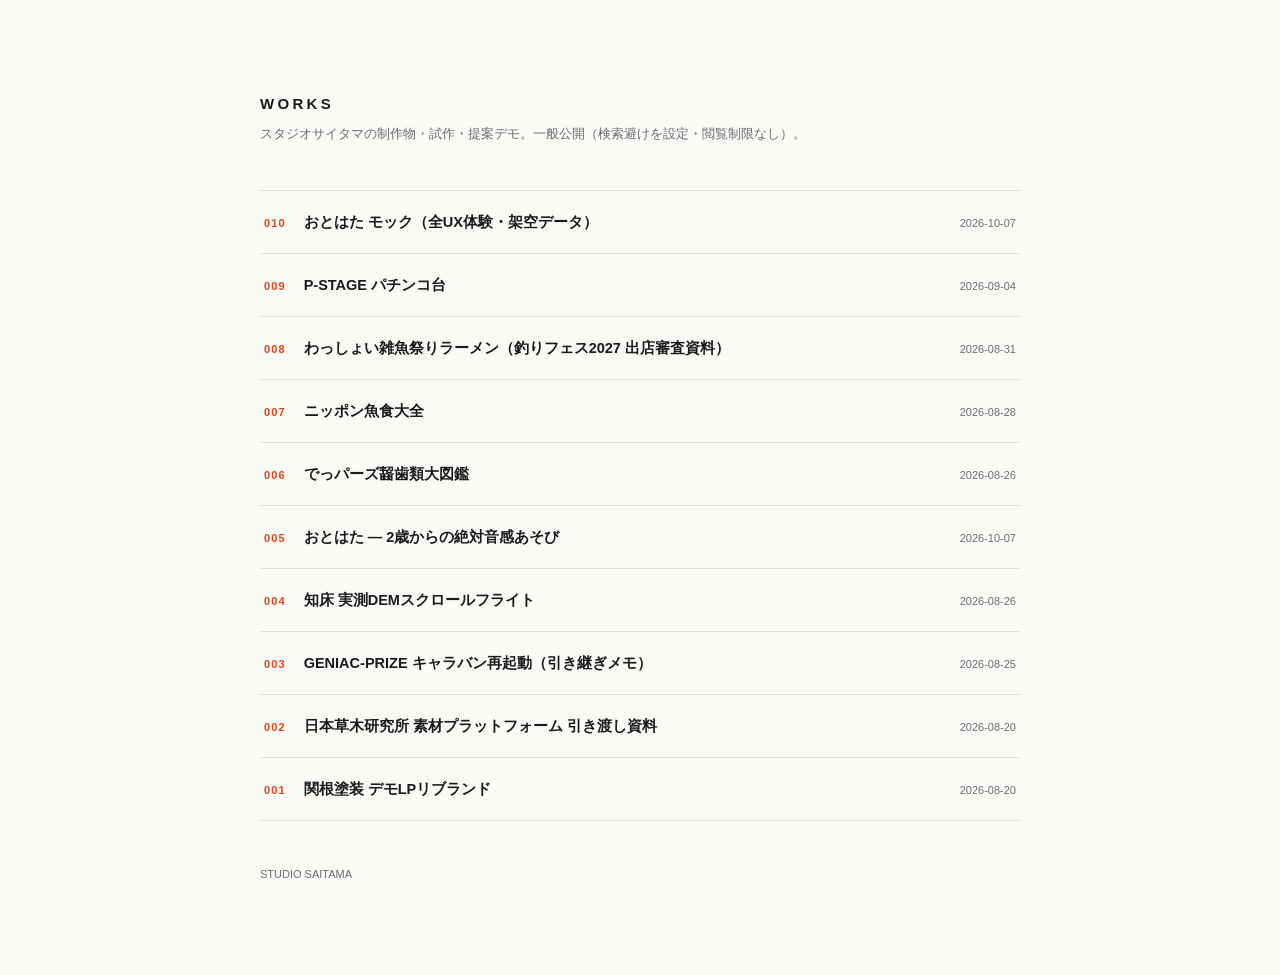
<file: index.html>
<!DOCTYPE html>
<html lang="ja">
<head>
<meta charset="UTF-8">
<meta name="viewport" content="width=device-width,initial-scale=1">
<meta name="robots" content="noindex,nofollow">
<title>制作物一覧 — スタジオサイタマ</title>
<style>
  :root{--ink:#191a1c;--soft:#6b6d72;--paper:#fafaf7;--line:#e4e2db;--accent:#d9481f}
  *{margin:0;padding:0;box-sizing:border-box}
  body{background:var(--paper);color:var(--ink);
       font-family:"Helvetica Neue",-apple-system,"Hiragino Kaku Gothic ProN",sans-serif;
       line-height:1.8;padding:clamp(40px,8vw,90px) clamp(20px,5vw,48px)}
  .wrap{max-width:760px;margin:0 auto}
  h1{font-size:15px;letter-spacing:.22em;font-weight:700;margin-bottom:6px}
  .lead{font-size:12.5px;color:var(--soft);margin-bottom:44px}
  ul{list-style:none;border-top:1px solid var(--line)}
  li{border-bottom:1px solid var(--line)}
  li a{display:flex;align-items:baseline;gap:18px;padding:18px 4px;
       color:inherit;text-decoration:none;transition:background .2s,padding .2s}
  li a:hover,li a:focus-visible{background:#fff;padding-left:12px}
  .n{font-size:11px;color:var(--accent);font-weight:700;letter-spacing:.1em;flex:none;
     font-variant-numeric:tabular-nums}
  .t{font-size:14.5px;font-weight:600;flex:1}
  .d{font-size:11px;color:var(--soft);flex:none;font-variant-numeric:tabular-nums}
  .empty{padding:18px 4px;font-size:13px;color:var(--soft)}
  footer{margin-top:44px;font-size:11px;color:var(--soft)}
</style>
</head>
<body>
  <div class="wrap">
    <h1>WORKS</h1>
    <p class="lead">スタジオサイタマの制作物・試作・提案デモ。一般公開（検索避けを設定・閲覧制限なし）。</p>
    <ul>
      <li>
        <a href="010-5fd8a4/">
          <span class="n">010</span>
          <span class="t">おとはた モック（全UX体験・架空データ）</span>
          <span class="d">2026-10-07</span>
        </a>
      </li>
      <li>
        <a href="009-8e2129/">
          <span class="n">009</span>
          <span class="t">P-STAGE パチンコ台</span>
          <span class="d">2026-09-04</span>
        </a>
      </li>
      <li>
        <a href="008-a770cf/">
          <span class="n">008</span>
          <span class="t">わっしょい雑魚祭りラーメン（釣りフェス2027 出店審査資料）</span>
          <span class="d">2026-08-31</span>
        </a>
      </li>
      <li>
        <a href="007-183565/">
          <span class="n">007</span>
          <span class="t">ニッポン魚食大全</span>
          <span class="d">2026-08-28</span>
        </a>
      </li>
      <li>
        <a href="006-d9b819/">
          <span class="n">006</span>
          <span class="t">でっパーズ齧歯類大図鑑</span>
          <span class="d">2026-08-26</span>
        </a>
      </li>
      <li>
        <a href="005-aa20b8/">
          <span class="n">005</span>
          <span class="t">おとはた — 2歳からの絶対音感あそび</span>
          <span class="d">2026-10-07</span>
        </a>
      </li>
      <li>
        <a href="004-fdc615/">
          <span class="n">004</span>
          <span class="t">知床 実測DEMスクロールフライト</span>
          <span class="d">2026-08-26</span>
        </a>
      </li>
      <li>
        <a href="003-65cd91/">
          <span class="n">003</span>
          <span class="t">GENIAC-PRIZE キャラバン再起動（引き継ぎメモ）</span>
          <span class="d">2026-08-25</span>
        </a>
      </li>
      <li>
        <a href="002-131263/">
          <span class="n">002</span>
          <span class="t">日本草木研究所 素材プラットフォーム 引き渡し資料</span>
          <span class="d">2026-08-20</span>
        </a>
      </li>
      <li>
        <a href="001-3c58df/">
          <span class="n">001</span>
          <span class="t">関根塗装 デモLPリブランド</span>
          <span class="d">2026-08-20</span>
        </a>
      </li>
    </ul>
    <footer>STUDIO SAITAMA</footer>
  </div>
</body>
</html>
</file>
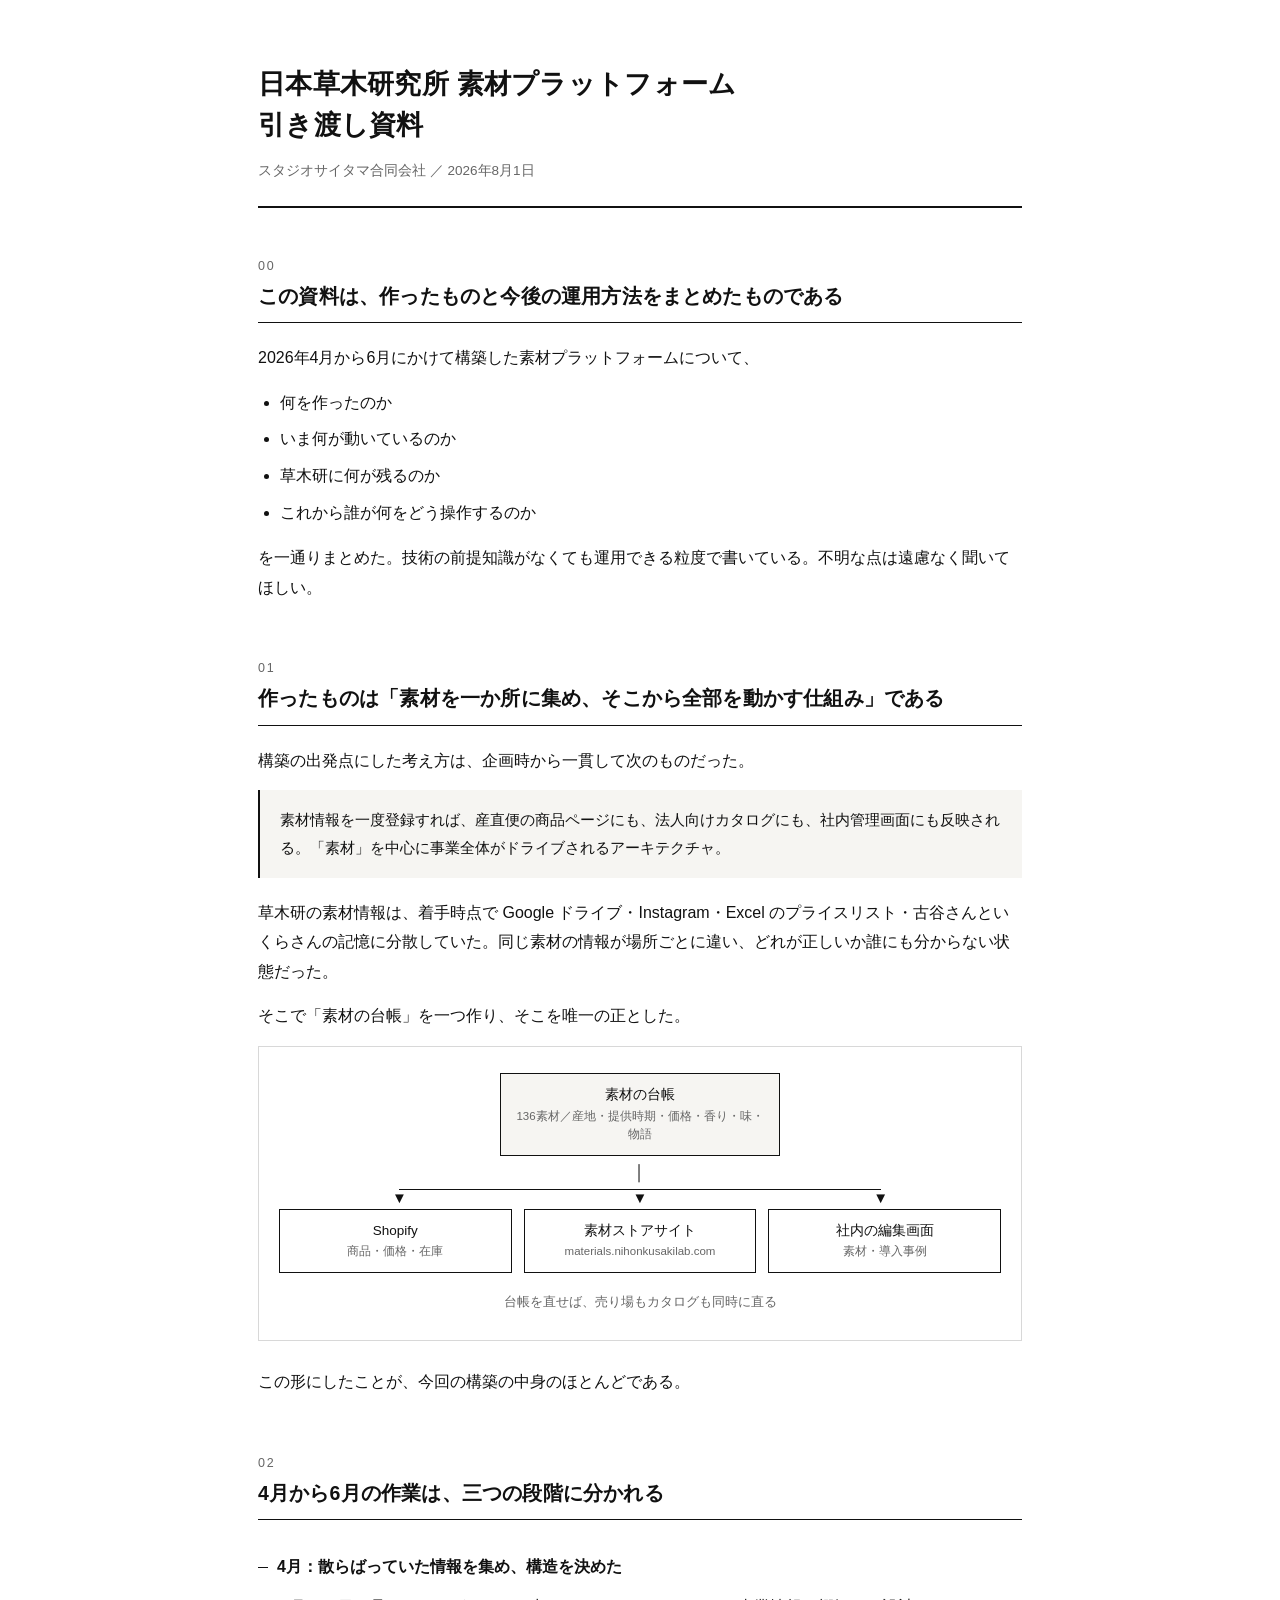
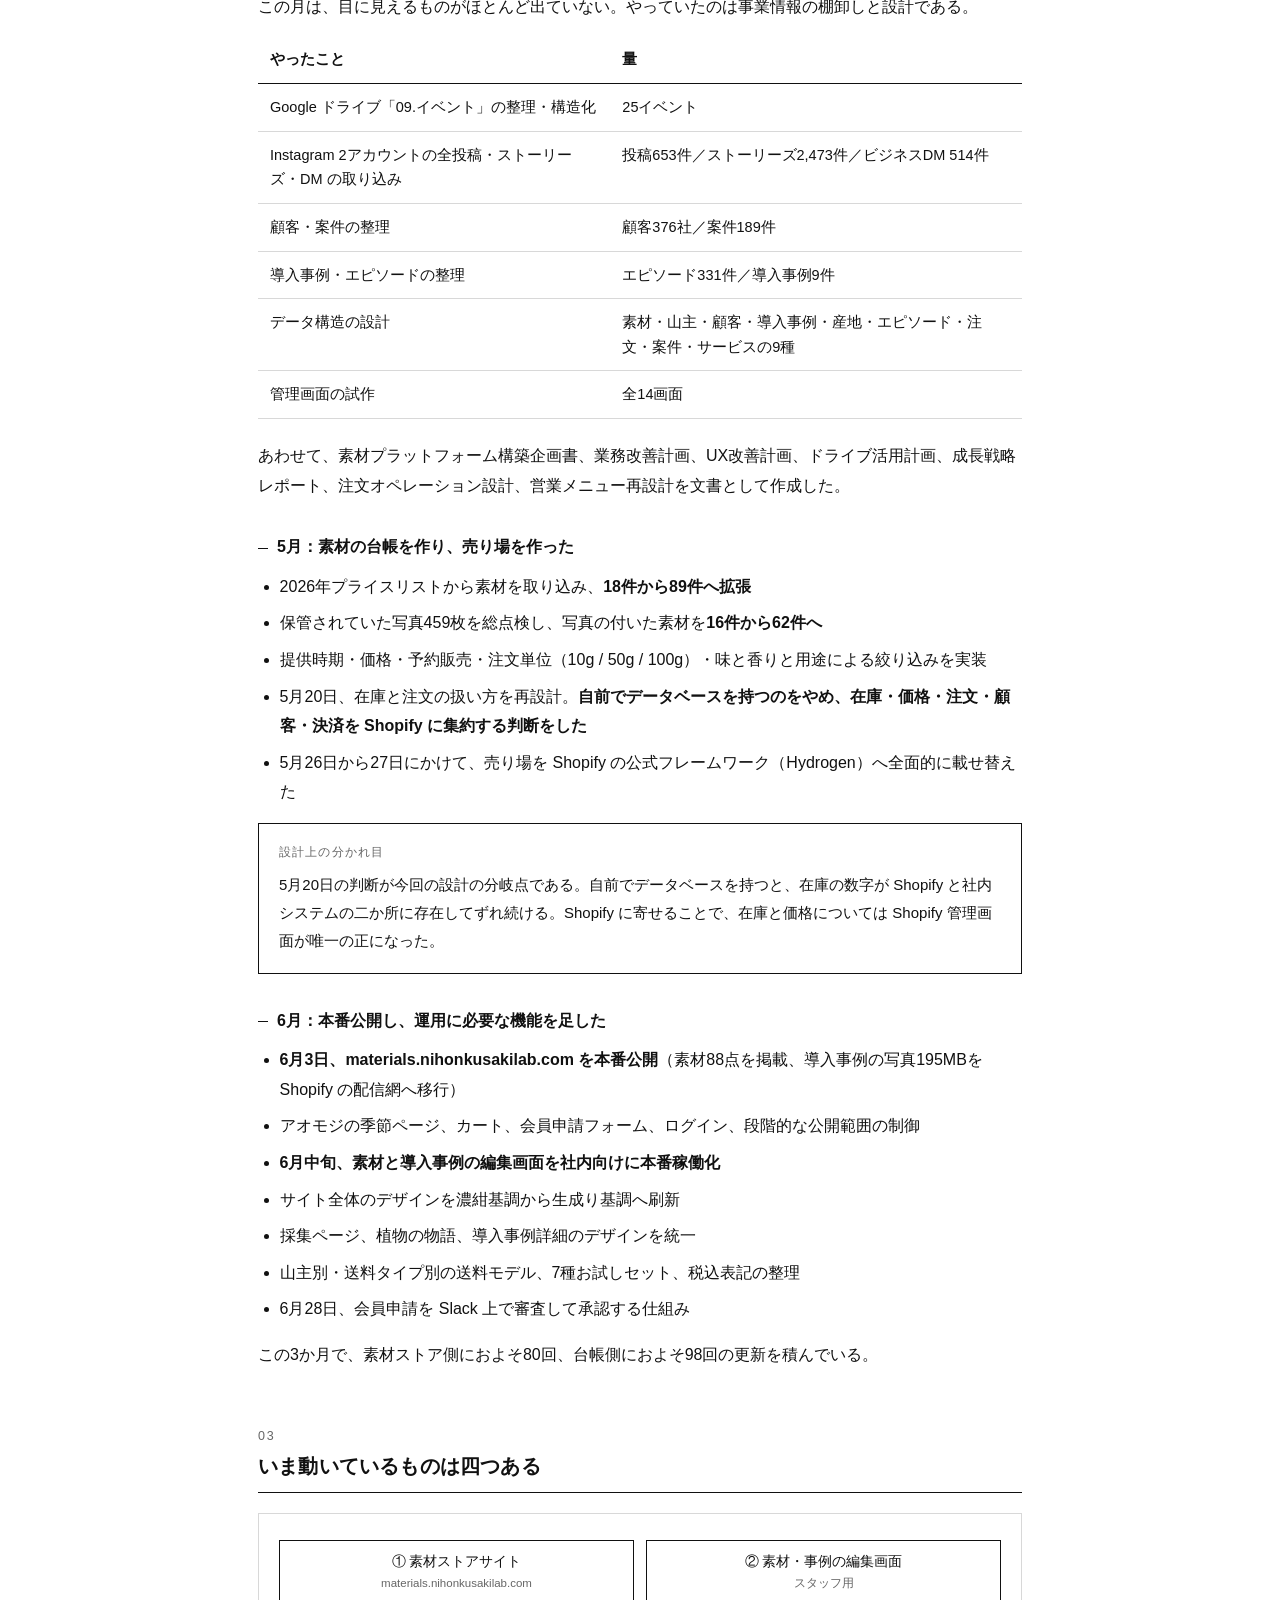
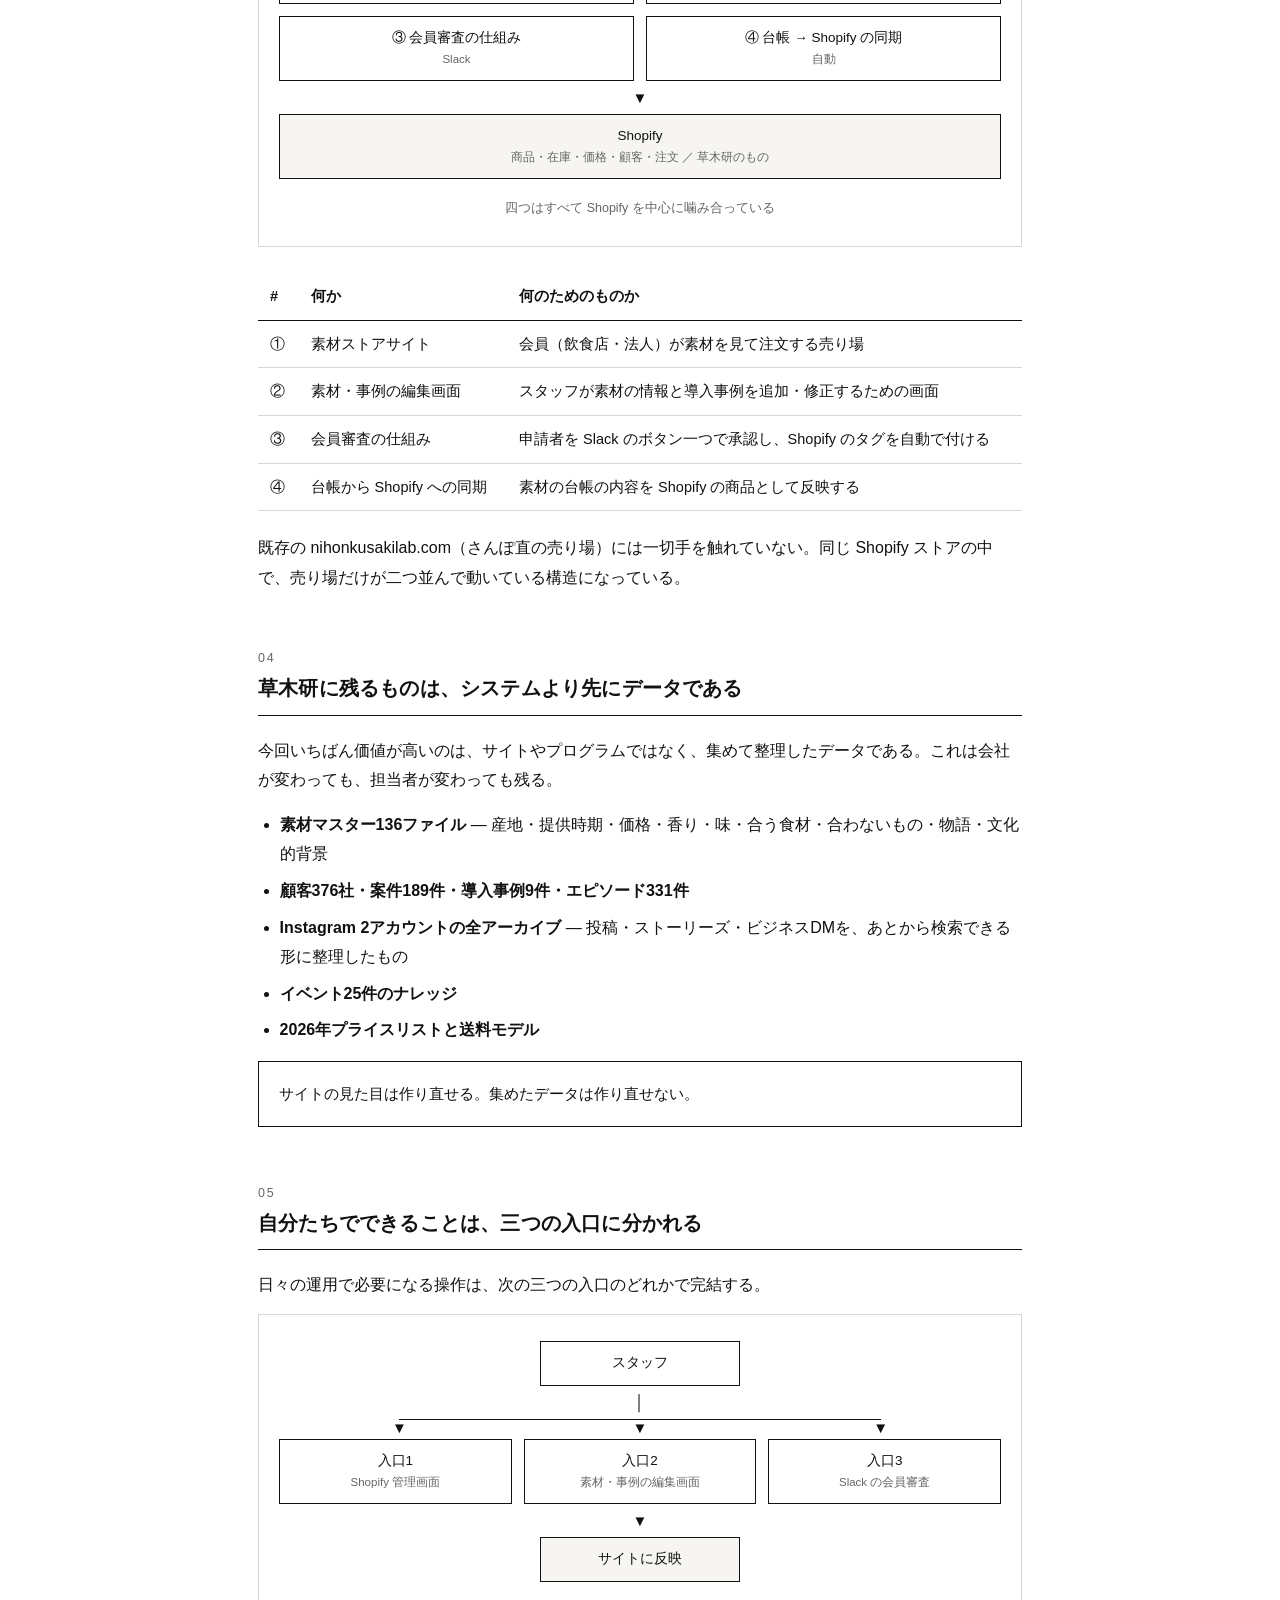
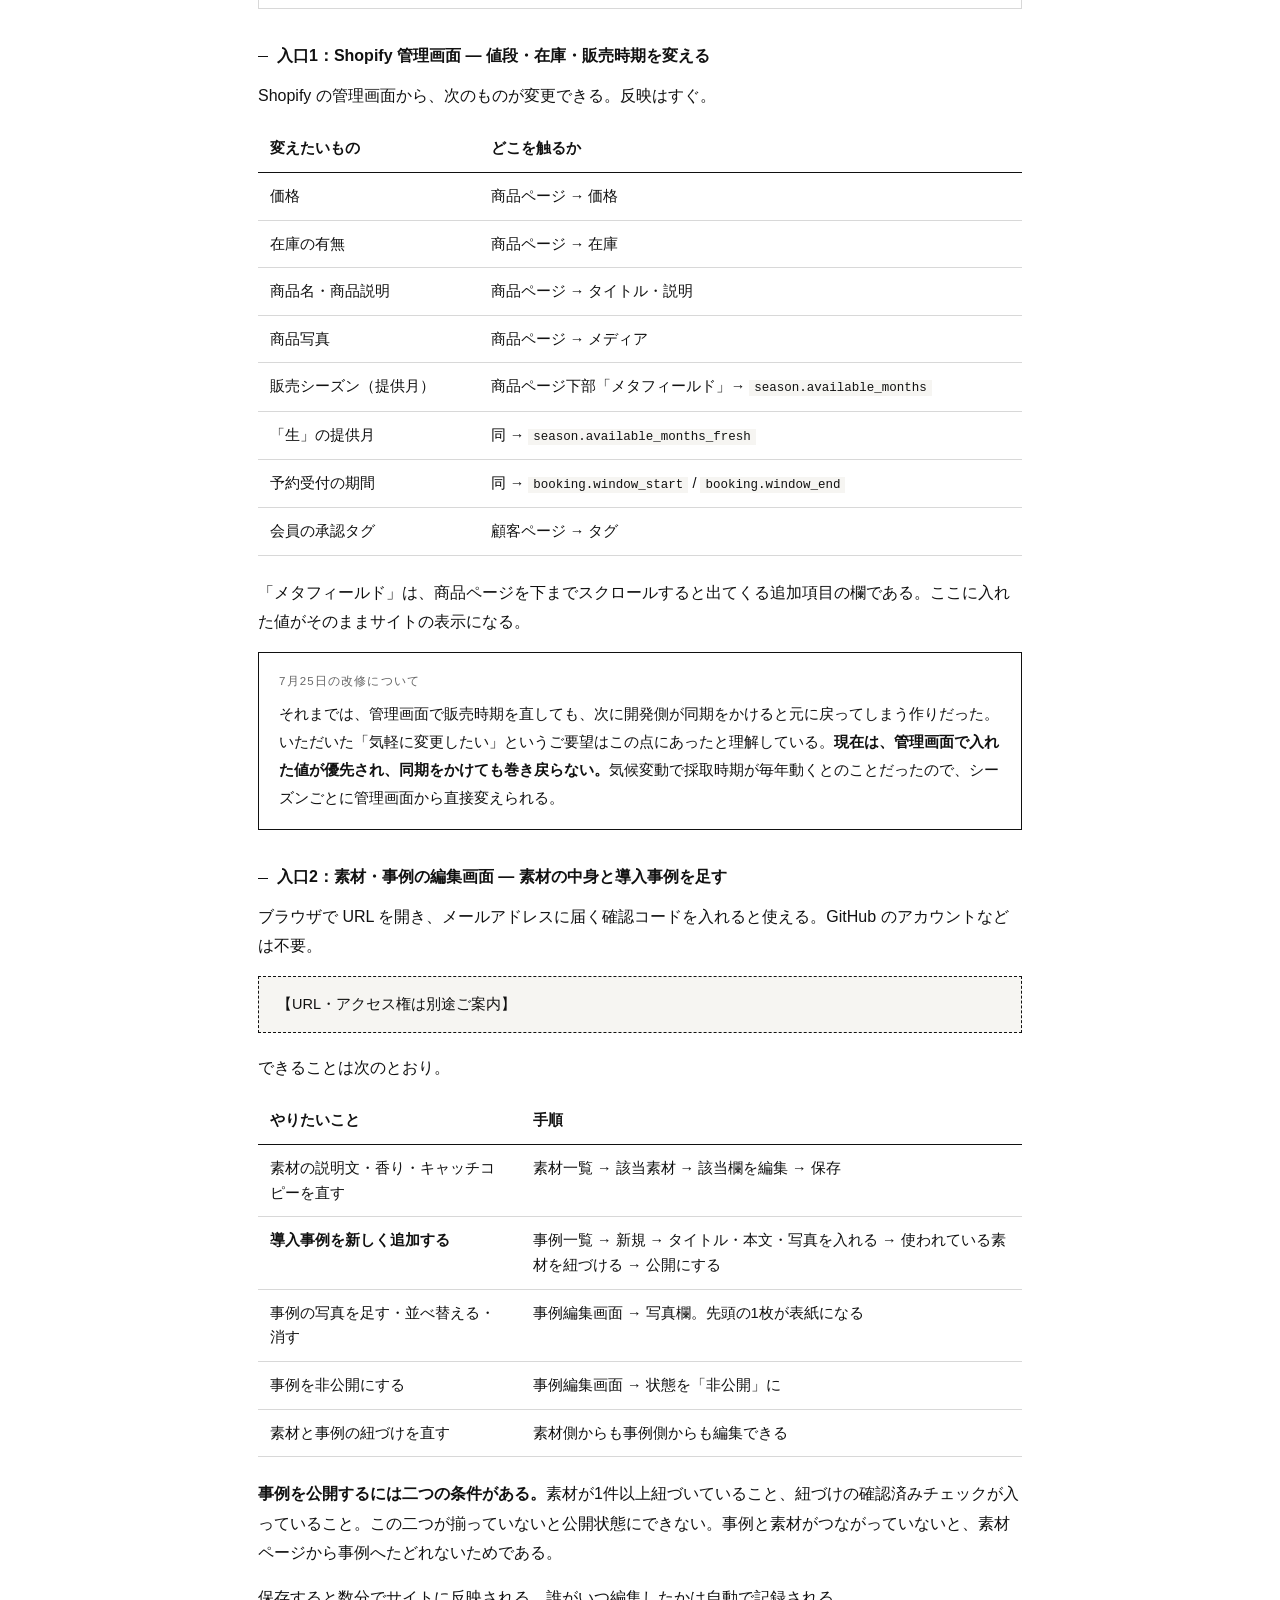
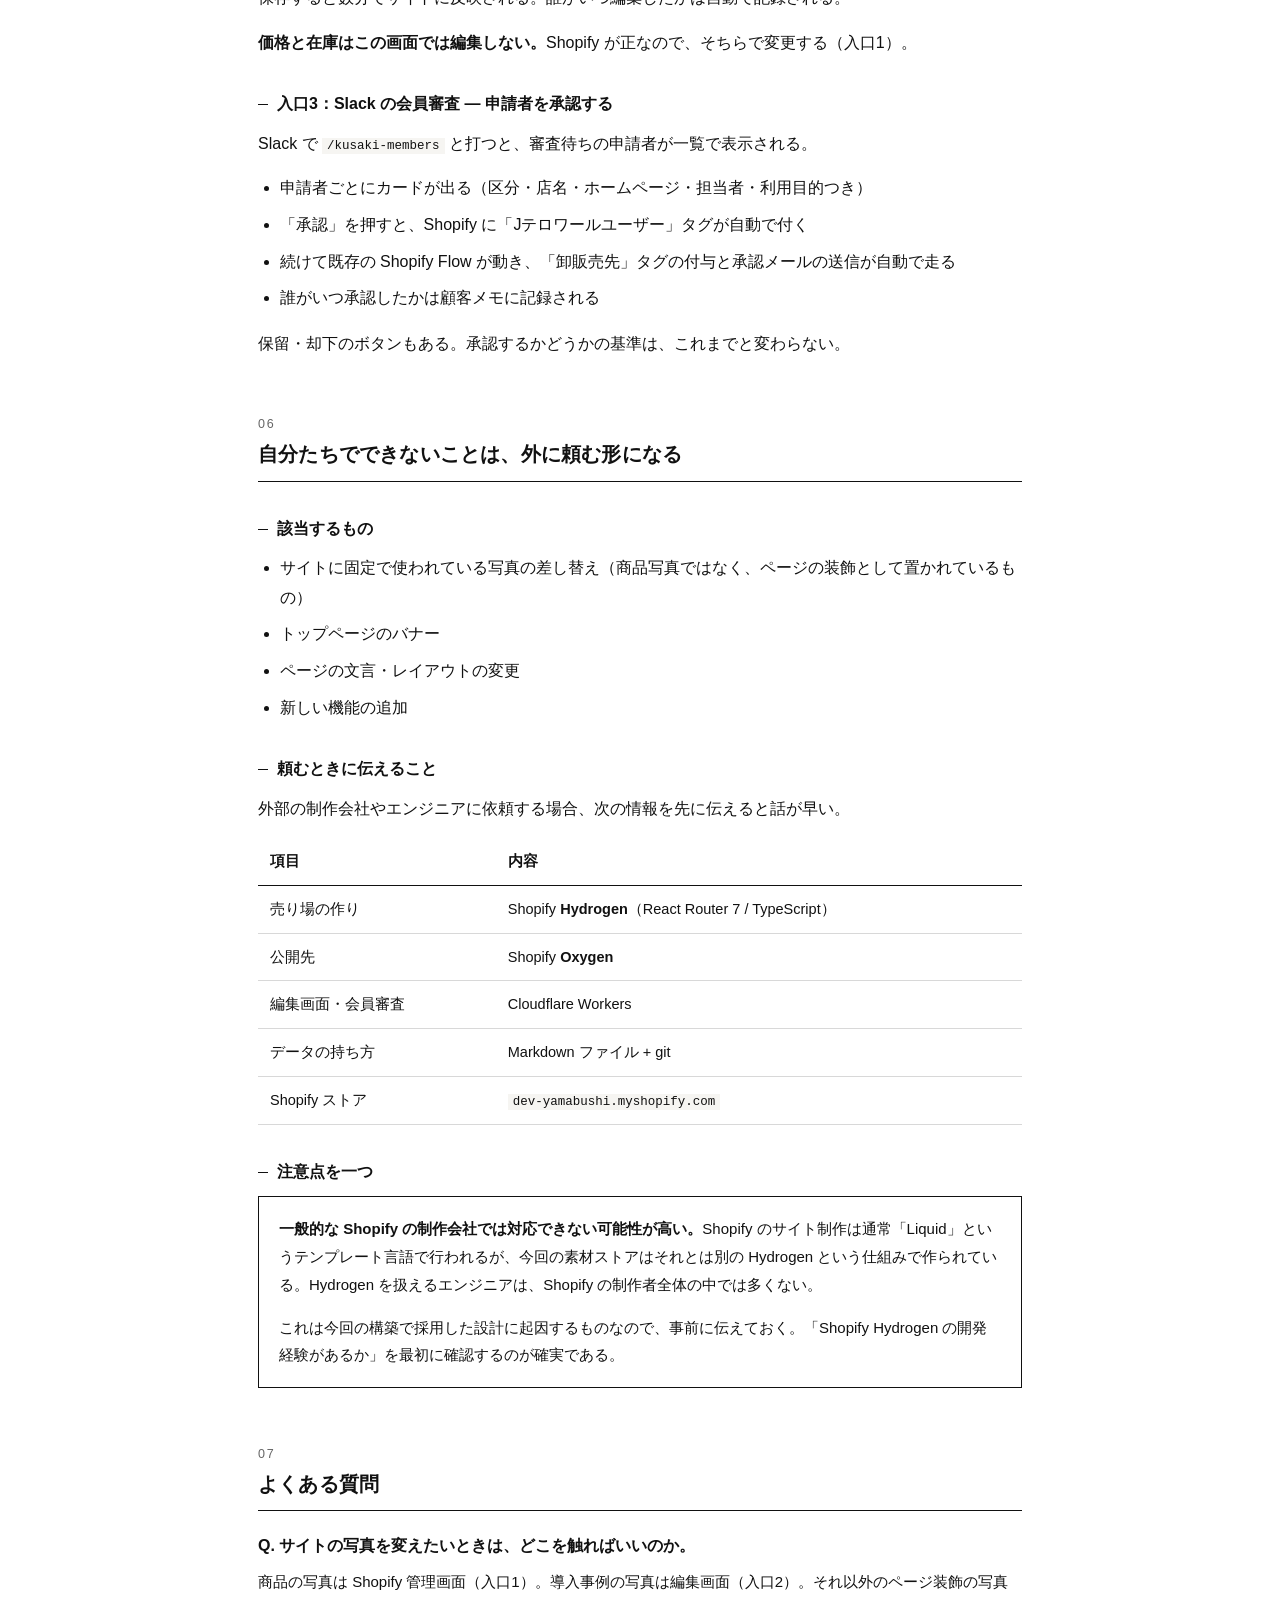
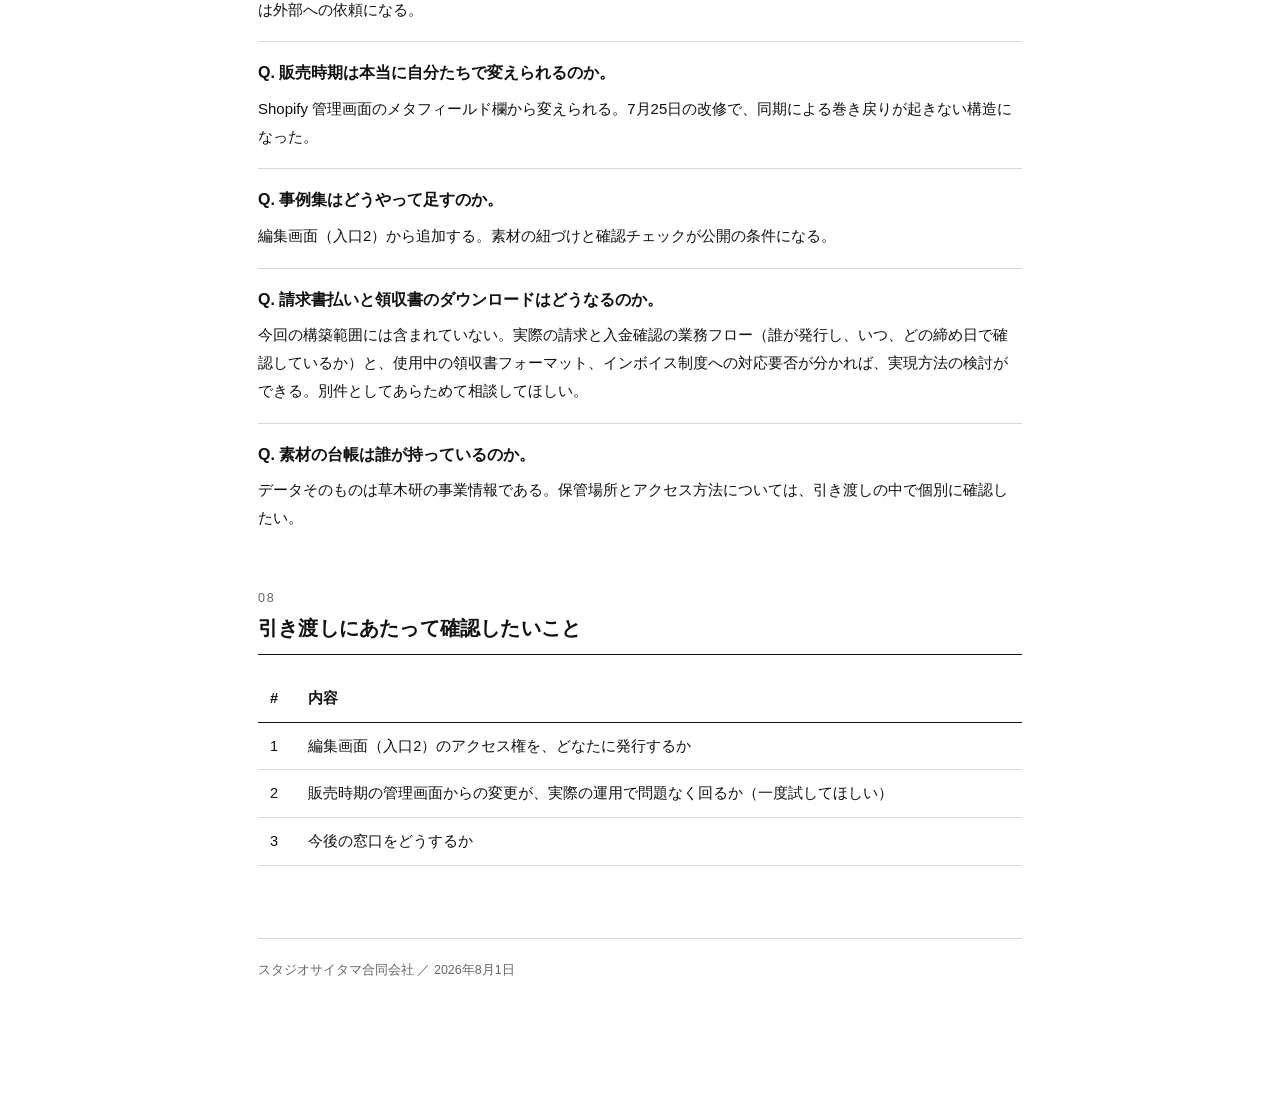
<file: 002-131263/index.html>
<!DOCTYPE html>
<html lang="ja">
<head>
<meta charset="utf-8">
<meta name="viewport" content="width=device-width, initial-scale=1">
<meta name="robots" content="noindex, nofollow">
<title>日本草木研究所 素材プラットフォーム 引き渡し資料</title>
<style>
  :root{
    --ink:#111;
    --muted:#666;
    --line:#d8d8d8;
    --line-strong:#111;
    --bg:#fff;
    --tint:#f6f5f2;
  }
  *{box-sizing:border-box;}
  html{-webkit-text-size-adjust:100%;}
  body{
    margin:0;
    background:var(--bg);
    color:var(--ink);
    font-family:"Hiragino Sans","Hiragino Kaku Gothic ProN","Yu Gothic Medium","Yu Gothic",Meiryo,sans-serif;
    font-size:16px;
    line-height:1.85;
    font-feature-settings:"palt" 1;
  }
  .wrap{max-width:820px;margin:0 auto;padding:64px 28px 120px;}

  /* ---- header ---- */
  header{border-bottom:2px solid var(--line-strong);padding-bottom:22px;margin-bottom:48px;}
  header h1{font-size:27px;line-height:1.5;margin:0 0 14px;letter-spacing:.01em;}
  header .meta{font-size:13.5px;color:var(--muted);margin:0;}
  .draft{
    display:inline-block;border:1px solid var(--ink);padding:2px 9px;
    font-size:11.5px;letter-spacing:.08em;margin-bottom:16px;
  }

  /* ---- sections ---- */
  section{margin:0 0 56px;}
  h2{
    font-size:19.5px;line-height:1.6;margin:0 0 20px;
    padding-bottom:10px;border-bottom:1px solid var(--line-strong);
    letter-spacing:.01em;
  }
  h2 .num{
    font-size:12.5px;color:var(--muted);display:block;
    letter-spacing:.14em;margin-bottom:5px;font-weight:400;
  }
  h3{font-size:16px;margin:34px 0 12px;line-height:1.6;}
  h3::before{content:"";display:inline-block;width:10px;height:1px;background:var(--ink);vertical-align:middle;margin-right:9px;}
  p{margin:0 0 15px;}
  strong{font-weight:600;}
  ul{margin:0 0 16px;padding-left:1.35em;}
  li{margin-bottom:7px;}
  a{color:var(--ink);}

  /* ---- blockquote ---- */
  blockquote{
    margin:0 0 20px;padding:16px 20px;background:var(--tint);
    border-left:2px solid var(--ink);font-size:15px;
  }
  blockquote p:last-child{margin-bottom:0;}

  /* ---- tables ---- */
  .tw{overflow-x:auto;margin:0 0 22px;}
  table{border-collapse:collapse;width:100%;font-size:14.5px;line-height:1.7;}
  th,td{border-bottom:1px solid var(--line);padding:11px 12px;text-align:left;vertical-align:top;}
  thead th{border-bottom:1.5px solid var(--ink);font-weight:600;white-space:nowrap;}
  tbody tr:last-child td{border-bottom:1px solid var(--line);}
  td code,p code{
    font-family:ui-monospace,SFMono-Regular,Menlo,monospace;
    font-size:12.5px;background:var(--tint);padding:1px 5px;
  }

  /* ---- diagrams ---- */
  figure{margin:0 0 26px;padding:26px 20px;border:1px solid var(--line);}
  figcaption{font-size:12.5px;color:var(--muted);text-align:center;margin-top:18px;}
  .box{
    border:1px solid var(--ink);padding:11px 14px;text-align:center;
    font-size:13.5px;line-height:1.55;background:#fff;
  }
  .box .sub{display:block;font-size:11.5px;color:var(--muted);margin-top:2px;}
  .box.tinted{background:var(--tint);}
  .box.dashed{border-style:dashed;}
  .center{display:flex;justify-content:center;}
  .arrow-down{
    text-align:center;font-size:15px;color:var(--ink);line-height:1;
    margin:9px 0;
  }
  .fan{
    display:grid;grid-template-columns:repeat(3,1fr);gap:12px;margin-top:4px;
  }
  .fan-2{display:grid;grid-template-columns:repeat(2,1fr);gap:12px;}
  .rule-h{height:1px;background:var(--ink);margin:0 16.6%;}
  .tick{display:grid;grid-template-columns:repeat(3,1fr);}
  .tick span{text-align:center;line-height:1;font-size:15px;}
  .w60{max-width:280px;margin:0 auto;}

  /* ---- callout ---- */
  .note{
    border:1px solid var(--ink);padding:18px 20px;margin:0 0 22px;font-size:15px;
  }
  .note p:last-child{margin-bottom:0;}
  .note .label{
    display:block;font-size:11.5px;letter-spacing:.1em;color:var(--muted);
    margin-bottom:8px;
  }
  .placeholder{
    border:1px dashed var(--ink);padding:14px 18px;margin:0 0 20px;
    font-size:14.5px;background:var(--tint);
  }

  /* ---- faq ---- */
  .faq{border-top:1px solid var(--line);padding-top:16px;margin-bottom:18px;}
  .faq:first-of-type{border-top:none;padding-top:0;}
  .faq .q{font-weight:600;margin:0 0 7px;}
  .faq .a{margin:0;font-size:15px;}

  footer{margin-top:72px;padding-top:20px;border-top:1px solid var(--line);
    font-size:12.5px;color:var(--muted);}

  @media (max-width:600px){
    .wrap{padding:40px 18px 80px;}
    header h1{font-size:22px;}
    h2{font-size:17.5px;}
    .fan{grid-template-columns:1fr;gap:9px;}
    .rule-h,.tick{display:none;}
    body{font-size:15.5px;}
  }
  @media print{
    .wrap{padding:0;max-width:none;}
    section{page-break-inside:auto;}
    h2{page-break-after:avoid;}
    figure,table,.note{page-break-inside:avoid;}
    .draft{display:none;}
  }
</style>
</head>
<body>
<div class="wrap">

<header>
  <h1>日本草木研究所 素材プラットフォーム<br>引き渡し資料</h1>
  <p class="meta">スタジオサイタマ合同会社 ／ 2026年8月1日</p>
</header>

<!-- 00 -->
<section>
  <h2><span class="num">00</span>この資料は、作ったものと今後の運用方法をまとめたものである</h2>
  <p>2026年4月から6月にかけて構築した素材プラットフォームについて、</p>
  <ul>
    <li>何を作ったのか</li>
    <li>いま何が動いているのか</li>
    <li>草木研に何が残るのか</li>
    <li>これから誰が何をどう操作するのか</li>
  </ul>
  <p>を一通りまとめた。技術の前提知識がなくても運用できる粒度で書いている。不明な点は遠慮なく聞いてほしい。</p>
</section>

<!-- 01 -->
<section>
  <h2><span class="num">01</span>作ったものは「素材を一か所に集め、そこから全部を動かす仕組み」である</h2>

  <p>構築の出発点にした考え方は、企画時から一貫して次のものだった。</p>

  <blockquote>
    <p>素材情報を一度登録すれば、産直便の商品ページにも、法人向けカタログにも、社内管理画面にも反映される。「素材」を中心に事業全体がドライブされるアーキテクチャ。</p>
  </blockquote>

  <p>草木研の素材情報は、着手時点で Google ドライブ・Instagram・Excel のプライスリスト・古谷さんといくらさんの記憶に分散していた。同じ素材の情報が場所ごとに違い、どれが正しいか誰にも分からない状態だった。</p>

  <p>そこで「素材の台帳」を一つ作り、そこを唯一の正とした。</p>

  <figure>
    <div class="center"><div class="box tinted w60" style="width:100%;">素材の台帳<span class="sub">136素材／産地・提供時期・価格・香り・味・物語</span></div></div>
    <div class="arrow-down">│</div>
    <div class="rule-h"></div>
    <div class="tick"><span>▼</span><span>▼</span><span>▼</span></div>
    <div class="fan">
      <div class="box">Shopify<span class="sub">商品・価格・在庫</span></div>
      <div class="box">素材ストアサイト<span class="sub">materials.nihonkusakilab.com</span></div>
      <div class="box">社内の編集画面<span class="sub">素材・導入事例</span></div>
    </div>
    <figcaption>台帳を直せば、売り場もカタログも同時に直る</figcaption>
  </figure>

  <p>この形にしたことが、今回の構築の中身のほとんどである。</p>
</section>

<!-- 02 -->
<section>
  <h2><span class="num">02</span>4月から6月の作業は、三つの段階に分かれる</h2>

  <h3>4月：散らばっていた情報を集め、構造を決めた</h3>
  <p>この月は、目に見えるものがほとんど出ていない。やっていたのは事業情報の棚卸しと設計である。</p>
  <div class="tw">
  <table>
    <thead><tr><th>やったこと</th><th>量</th></tr></thead>
    <tbody>
      <tr><td>Google ドライブ「09.イベント」の整理・構造化</td><td>25イベント</td></tr>
      <tr><td>Instagram 2アカウントの全投稿・ストーリーズ・DM の取り込み</td><td>投稿653件／ストーリーズ2,473件／ビジネスDM 514件</td></tr>
      <tr><td>顧客・案件の整理</td><td>顧客376社／案件189件</td></tr>
      <tr><td>導入事例・エピソードの整理</td><td>エピソード331件／導入事例9件</td></tr>
      <tr><td>データ構造の設計</td><td>素材・山主・顧客・導入事例・産地・エピソード・注文・案件・サービスの9種</td></tr>
      <tr><td>管理画面の試作</td><td>全14画面</td></tr>
    </tbody>
  </table>
  </div>
  <p>あわせて、素材プラットフォーム構築企画書、業務改善計画、UX改善計画、ドライブ活用計画、成長戦略レポート、注文オペレーション設計、営業メニュー再設計を文書として作成した。</p>

  <h3>5月：素材の台帳を作り、売り場を作った</h3>
  <ul>
    <li>2026年プライスリストから素材を取り込み、<strong>18件から89件へ拡張</strong></li>
    <li>保管されていた写真459枚を総点検し、写真の付いた素材を<strong>16件から62件へ</strong></li>
    <li>提供時期・価格・予約販売・注文単位（10g / 50g / 100g）・味と香りと用途による絞り込みを実装</li>
    <li>5月20日、在庫と注文の扱い方を再設計。<strong>自前でデータベースを持つのをやめ、在庫・価格・注文・顧客・決済を Shopify に集約する判断をした</strong></li>
    <li>5月26日から27日にかけて、売り場を Shopify の公式フレームワーク（Hydrogen）へ全面的に載せ替えた</li>
  </ul>
  <div class="note">
    <span class="label">設計上の分かれ目</span>
    <p>5月20日の判断が今回の設計の分岐点である。自前でデータベースを持つと、在庫の数字が Shopify と社内システムの二か所に存在してずれ続ける。Shopify に寄せることで、在庫と価格については Shopify 管理画面が唯一の正になった。</p>
  </div>

  <h3>6月：本番公開し、運用に必要な機能を足した</h3>
  <ul>
    <li><strong>6月3日、materials.nihonkusakilab.com を本番公開</strong>（素材88点を掲載、導入事例の写真195MBを Shopify の配信網へ移行）</li>
    <li>アオモジの季節ページ、カート、会員申請フォーム、ログイン、段階的な公開範囲の制御</li>
    <li><strong>6月中旬、素材と導入事例の編集画面を社内向けに本番稼働化</strong></li>
    <li>サイト全体のデザインを濃紺基調から生成り基調へ刷新</li>
    <li>採集ページ、植物の物語、導入事例詳細のデザインを統一</li>
    <li>山主別・送料タイプ別の送料モデル、7種お試しセット、税込表記の整理</li>
    <li>6月28日、会員申請を Slack 上で審査して承認する仕組み</li>
  </ul>
  <p>この3か月で、素材ストア側におよそ80回、台帳側におよそ98回の更新を積んでいる。</p>
</section>

<!-- 03 -->
<section>
  <h2><span class="num">03</span>いま動いているものは四つある</h2>

  <figure>
    <div class="fan-2">
      <div class="box">① 素材ストアサイト<span class="sub">materials.nihonkusakilab.com</span></div>
      <div class="box">② 素材・事例の編集画面<span class="sub">スタッフ用</span></div>
      <div class="box">③ 会員審査の仕組み<span class="sub">Slack</span></div>
      <div class="box">④ 台帳 → Shopify の同期<span class="sub">自動</span></div>
    </div>
    <div class="arrow-down">▼</div>
    <div class="center"><div class="box tinted" style="width:100%;">Shopify<span class="sub">商品・在庫・価格・顧客・注文 ／ 草木研のもの</span></div></div>
    <figcaption>四つはすべて Shopify を中心に噛み合っている</figcaption>
  </figure>

  <div class="tw">
  <table>
    <thead><tr><th>#</th><th>何か</th><th>何のためのものか</th></tr></thead>
    <tbody>
      <tr><td>①</td><td>素材ストアサイト</td><td>会員（飲食店・法人）が素材を見て注文する売り場</td></tr>
      <tr><td>②</td><td>素材・事例の編集画面</td><td>スタッフが素材の情報と導入事例を追加・修正するための画面</td></tr>
      <tr><td>③</td><td>会員審査の仕組み</td><td>申請者を Slack のボタン一つで承認し、Shopify のタグを自動で付ける</td></tr>
      <tr><td>④</td><td>台帳から Shopify への同期</td><td>素材の台帳の内容を Shopify の商品として反映する</td></tr>
    </tbody>
  </table>
  </div>

  <p>既存の nihonkusakilab.com（さんぽ直の売り場）には一切手を触れていない。同じ Shopify ストアの中で、売り場だけが二つ並んで動いている構造になっている。</p>
</section>

<!-- 04 -->
<section>
  <h2><span class="num">04</span>草木研に残るものは、システムより先にデータである</h2>

  <p>今回いちばん価値が高いのは、サイトやプログラムではなく、集めて整理したデータである。これは会社が変わっても、担当者が変わっても残る。</p>

  <ul>
    <li><strong>素材マスター136ファイル</strong> — 産地・提供時期・価格・香り・味・合う食材・合わないもの・物語・文化的背景</li>
    <li><strong>顧客376社・案件189件・導入事例9件・エピソード331件</strong></li>
    <li><strong>Instagram 2アカウントの全アーカイブ</strong> — 投稿・ストーリーズ・ビジネスDMを、あとから検索できる形に整理したもの</li>
    <li><strong>イベント25件のナレッジ</strong></li>
    <li><strong>2026年プライスリストと送料モデル</strong></li>
  </ul>

  <div class="note">
    <p>サイトの見た目は作り直せる。集めたデータは作り直せない。</p>
  </div>
</section>

<!-- 05 -->
<section>
  <h2><span class="num">05</span>自分たちでできることは、三つの入口に分かれる</h2>

  <p>日々の運用で必要になる操作は、次の三つの入口のどれかで完結する。</p>

  <figure>
    <div class="center"><div class="box" style="width:200px;">スタッフ</div></div>
    <div class="arrow-down">│</div>
    <div class="rule-h"></div>
    <div class="tick"><span>▼</span><span>▼</span><span>▼</span></div>
    <div class="fan">
      <div class="box">入口1<span class="sub">Shopify 管理画面</span></div>
      <div class="box">入口2<span class="sub">素材・事例の編集画面</span></div>
      <div class="box">入口3<span class="sub">Slack の会員審査</span></div>
    </div>
    <div class="arrow-down">▼</div>
    <div class="center"><div class="box tinted" style="width:200px;">サイトに反映</div></div>
  </figure>

  <h3>入口1：Shopify 管理画面 — 値段・在庫・販売時期を変える</h3>
  <p>Shopify の管理画面から、次のものが変更できる。反映はすぐ。</p>
  <div class="tw">
  <table>
    <thead><tr><th>変えたいもの</th><th>どこを触るか</th></tr></thead>
    <tbody>
      <tr><td>価格</td><td>商品ページ → 価格</td></tr>
      <tr><td>在庫の有無</td><td>商品ページ → 在庫</td></tr>
      <tr><td>商品名・商品説明</td><td>商品ページ → タイトル・説明</td></tr>
      <tr><td>商品写真</td><td>商品ページ → メディア</td></tr>
      <tr><td>販売シーズン（提供月）</td><td>商品ページ下部「メタフィールド」→ <code>season.available_months</code></td></tr>
      <tr><td>「生」の提供月</td><td>同 → <code>season.available_months_fresh</code></td></tr>
      <tr><td>予約受付の期間</td><td>同 → <code>booking.window_start</code> / <code>booking.window_end</code></td></tr>
      <tr><td>会員の承認タグ</td><td>顧客ページ → タグ</td></tr>
    </tbody>
  </table>
  </div>
  <p>「メタフィールド」は、商品ページを下までスクロールすると出てくる追加項目の欄である。ここに入れた値がそのままサイトの表示になる。</p>

  <div class="note">
    <span class="label">7月25日の改修について</span>
    <p>それまでは、管理画面で販売時期を直しても、次に開発側が同期をかけると元に戻ってしまう作りだった。いただいた「気軽に変更したい」というご要望はこの点にあったと理解している。<strong>現在は、管理画面で入れた値が優先され、同期をかけても巻き戻らない。</strong>気候変動で採取時期が毎年動くとのことだったので、シーズンごとに管理画面から直接変えられる。</p>
  </div>

  <h3>入口2：素材・事例の編集画面 — 素材の中身と導入事例を足す</h3>
  <p>ブラウザで URL を開き、メールアドレスに届く確認コードを入れると使える。GitHub のアカウントなどは不要。</p>

  <div class="placeholder">【URL・アクセス権は別途ご案内】</div>

  <p>できることは次のとおり。</p>
  <div class="tw">
  <table>
    <thead><tr><th>やりたいこと</th><th>手順</th></tr></thead>
    <tbody>
      <tr><td>素材の説明文・香り・キャッチコピーを直す</td><td>素材一覧 → 該当素材 → 該当欄を編集 → 保存</td></tr>
      <tr><td><strong>導入事例を新しく追加する</strong></td><td>事例一覧 → 新規 → タイトル・本文・写真を入れる → 使われている素材を紐づける → 公開にする</td></tr>
      <tr><td>事例の写真を足す・並べ替える・消す</td><td>事例編集画面 → 写真欄。先頭の1枚が表紙になる</td></tr>
      <tr><td>事例を非公開にする</td><td>事例編集画面 → 状態を「非公開」に</td></tr>
      <tr><td>素材と事例の紐づけを直す</td><td>素材側からも事例側からも編集できる</td></tr>
    </tbody>
  </table>
  </div>

  <p><strong>事例を公開するには二つの条件がある。</strong>素材が1件以上紐づいていること、紐づけの確認済みチェックが入っていること。この二つが揃っていないと公開状態にできない。事例と素材がつながっていないと、素材ページから事例へたどれないためである。</p>

  <p>保存すると数分でサイトに反映される。誰がいつ編集したかは自動で記録される。</p>

  <p><strong>価格と在庫はこの画面では編集しない。</strong>Shopify が正なので、そちらで変更する（入口1）。</p>

  <h3>入口3：Slack の会員審査 — 申請者を承認する</h3>
  <p>Slack で <code>/kusaki-members</code> と打つと、審査待ちの申請者が一覧で表示される。</p>
  <ul>
    <li>申請者ごとにカードが出る（区分・店名・ホームページ・担当者・利用目的つき）</li>
    <li>「承認」を押すと、Shopify に「Jテロワールユーザー」タグが自動で付く</li>
    <li>続けて既存の Shopify Flow が動き、「卸販売先」タグの付与と承認メールの送信が自動で走る</li>
    <li>誰がいつ承認したかは顧客メモに記録される</li>
  </ul>
  <p>保留・却下のボタンもある。承認するかどうかの基準は、これまでと変わらない。</p>
</section>

<!-- 06 -->
<section>
  <h2><span class="num">06</span>自分たちでできないことは、外に頼む形になる</h2>

  <h3>該当するもの</h3>
  <ul>
    <li>サイトに固定で使われている写真の差し替え（商品写真ではなく、ページの装飾として置かれているもの）</li>
    <li>トップページのバナー</li>
    <li>ページの文言・レイアウトの変更</li>
    <li>新しい機能の追加</li>
  </ul>

  <h3>頼むときに伝えること</h3>
  <p>外部の制作会社やエンジニアに依頼する場合、次の情報を先に伝えると話が早い。</p>
  <div class="tw">
  <table>
    <thead><tr><th>項目</th><th>内容</th></tr></thead>
    <tbody>
      <tr><td>売り場の作り</td><td>Shopify <strong>Hydrogen</strong>（React Router 7 / TypeScript）</td></tr>
      <tr><td>公開先</td><td>Shopify <strong>Oxygen</strong></td></tr>
      <tr><td>編集画面・会員審査</td><td>Cloudflare Workers</td></tr>
      <tr><td>データの持ち方</td><td>Markdown ファイル + git</td></tr>
      <tr><td>Shopify ストア</td><td><code>dev-yamabushi.myshopify.com</code></td></tr>
    </tbody>
  </table>
  </div>

  <h3>注意点を一つ</h3>
  <div class="note">
    <p><strong>一般的な Shopify の制作会社では対応できない可能性が高い。</strong>Shopify のサイト制作は通常「Liquid」というテンプレート言語で行われるが、今回の素材ストアはそれとは別の Hydrogen という仕組みで作られている。Hydrogen を扱えるエンジニアは、Shopify の制作者全体の中では多くない。</p>
    <p>これは今回の構築で採用した設計に起因するものなので、事前に伝えておく。「Shopify Hydrogen の開発経験があるか」を最初に確認するのが確実である。</p>
  </div>
</section>

<!-- 07 -->
<section>
  <h2><span class="num">07</span>よくある質問</h2>

  <div class="faq">
    <p class="q">Q. サイトの写真を変えたいときは、どこを触ればいいのか。</p>
    <p class="a">商品の写真は Shopify 管理画面（入口1）。導入事例の写真は編集画面（入口2）。それ以外のページ装飾の写真は外部への依頼になる。</p>
  </div>
  <div class="faq">
    <p class="q">Q. 販売時期は本当に自分たちで変えられるのか。</p>
    <p class="a">Shopify 管理画面のメタフィールド欄から変えられる。7月25日の改修で、同期による巻き戻りが起きない構造になった。</p>
  </div>
  <div class="faq">
    <p class="q">Q. 事例集はどうやって足すのか。</p>
    <p class="a">編集画面（入口2）から追加する。素材の紐づけと確認チェックが公開の条件になる。</p>
  </div>
  <div class="faq">
    <p class="q">Q. 請求書払いと領収書のダウンロードはどうなるのか。</p>
    <p class="a">今回の構築範囲には含まれていない。実際の請求と入金確認の業務フロー（誰が発行し、いつ、どの締め日で確認しているか）と、使用中の領収書フォーマット、インボイス制度への対応要否が分かれば、実現方法の検討ができる。別件としてあらためて相談してほしい。</p>
  </div>
  <div class="faq">
    <p class="q">Q. 素材の台帳は誰が持っているのか。</p>
    <p class="a">データそのものは草木研の事業情報である。保管場所とアクセス方法については、引き渡しの中で個別に確認したい。</p>
  </div>
</section>

<!-- 08 -->
<section>
  <h2><span class="num">08</span>引き渡しにあたって確認したいこと</h2>
  <div class="tw">
  <table>
    <thead><tr><th>#</th><th>内容</th></tr></thead>
    <tbody>
      <tr><td>1</td><td>編集画面（入口2）のアクセス権を、どなたに発行するか</td></tr>
      <tr><td>2</td><td>販売時期の管理画面からの変更が、実際の運用で問題なく回るか（一度試してほしい）</td></tr>
      <tr><td>3</td><td>今後の窓口をどうするか</td></tr>
    </tbody>
  </table>
  </div>
</section>

<footer>
  スタジオサイタマ合同会社 ／ 2026年8月1日
</footer>

</div>
</body>
</html>
</file>
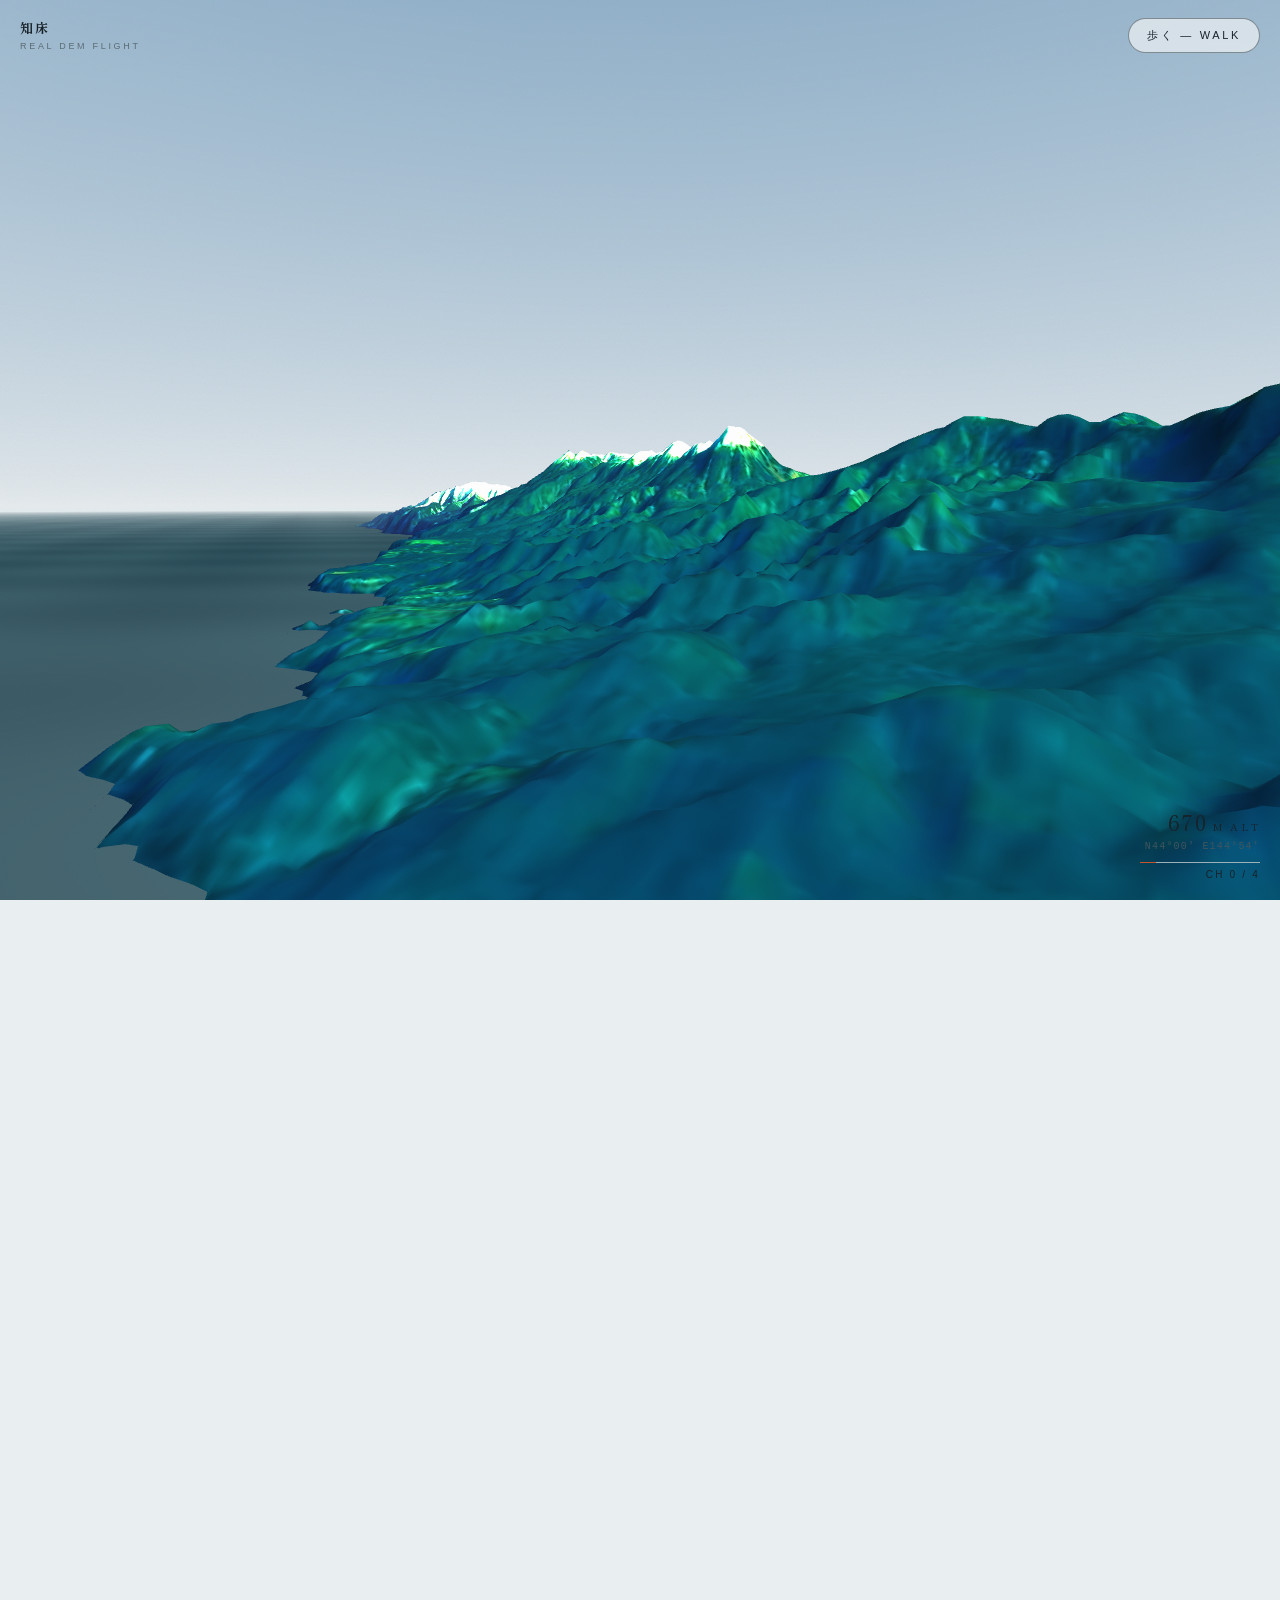
<file: 004-fdc615/index.html>
<!doctype html>
<html lang="ja">
<head>
<meta charset="utf-8">
<meta name="robots" content="noindex,nofollow">
<meta name="viewport" content="width=device-width, initial-scale=1">
<title>知床、実測の大地。 — laneB realDEM</title>
<link rel="preconnect" href="https://fonts.googleapis.com">
<link href="https://fonts.googleapis.com/css2?family=Shippori+Mincho:wght@500;700&family=Zen+Kaku+Gothic+New:wght@400;500&display=swap" rel="stylesheet">
<style>
  :root{
    --ink:#182229; --mist:#e9eef1; --sea:#274c58; --accent:#c8552c;
    --serif:"Shippori Mincho","Hiragino Mincho ProN",serif;
    --sans:"Zen Kaku Gothic New","Hiragino Kaku Gothic ProN",sans-serif;
  }
  *{margin:0;padding:0;box-sizing:border-box}
  body{background:var(--mist);color:var(--ink);font-family:var(--sans)}
  #gl{position:fixed;inset:0;width:100%;height:100%;display:block;z-index:0}
  #track{height:640svh;position:relative;z-index:1;pointer-events:none}
  /* 粒状フィルム（SVG data URI・語彙帳S4のCSS版） */
  #grain{position:fixed;inset:0;z-index:4;pointer-events:none;opacity:.07;mix-blend-mode:multiply;
    background-image:url("data:image/svg+xml;utf8,<svg xmlns='http://www.w3.org/2000/svg' width='140' height='140'><filter id='n'><feTurbulence type='fractalNoise' baseFrequency='0.9' numOctaves='2'/></filter><rect width='140' height='140' filter='url(%23n)' opacity='0.9'/></svg>")}
  .overlay{position:fixed;inset:0;z-index:2;pointer-events:none}
  .chapter{position:absolute;opacity:0;will-change:opacity,transform}
  .chapter .kicker{font-size:12px;letter-spacing:.34em;color:var(--sea);margin-bottom:14px}
  .chapter h2{font-family:var(--serif);font-weight:700;line-height:1.3;letter-spacing:.06em;
    font-size:clamp(30px,4.6vw,62px);text-shadow:0 1px 24px rgba(233,238,241,.6)}
  .chapter p{margin-top:18px;font-size:clamp(13px,1.05vw,15px);line-height:2.1;letter-spacing:.12em;max-width:27em}
  #ch-hero{left:6vw;bottom:13svh}
  #ch-hero h2{font-size:clamp(40px,7vw,100px)}
  #ch-hero .hint{margin-top:24px;font-size:11px;letter-spacing:.3em;color:var(--sea)}
  #ch-hero .hint::after{content:"";display:block;width:1px;height:44px;background:var(--ink);margin-top:10px;
    animation:drop 1.8s ease-in-out infinite}
  @keyframes drop{0%{transform:scaleY(0);transform-origin:top}55%{transform:scaleY(1);transform-origin:top}
    56%{transform-origin:bottom}100%{transform:scaleY(0);transform-origin:bottom}}
  #ch-sea{left:6vw;top:15svh}
  #ch-ridge{right:6vw;top:16svh;text-align:right}
  #ch-ridge p{margin-left:auto}
  #ch-forest{right:6vw;bottom:15svh;text-align:right}
  #ch-forest p{margin-left:auto}
  #ch-close{left:0;right:0;top:34svh;text-align:center}
  #ch-close p{margin:18px auto 0}
  #ch-close .note{margin-top:30px;font-size:10px;letter-spacing:.18em;color:#5b6d76;line-height:2}
  /* 実座標ラベル（DOMオーバーレイ追従・Lewa式） */
  .pin{position:fixed;z-index:2;pointer-events:none;opacity:0;transform:translate(-50%,-100%);
    text-align:center;transition:opacity .5s;will-change:left,top}
  .pin .nm{font-family:var(--serif);font-size:14px;letter-spacing:.14em;font-weight:700;white-space:nowrap}
  .pin .el{font-size:10px;letter-spacing:.22em;color:#3c515c}
  .pin::after{content:"";display:block;width:1px;height:38px;background:var(--ink);margin:6px auto 0}
  .pin i{display:block;width:5px;height:5px;border-radius:99px;background:var(--accent);margin:2px auto 0}
  /* HUD 計器 */
  #hud{position:fixed;right:20px;bottom:20px;z-index:3;text-align:right;font-size:10px;
    letter-spacing:.22em;color:var(--ink);pointer-events:none}
  #hud .alt{font-family:var(--serif);font-size:22px;letter-spacing:.08em}
  #hud .alt em{font-style:normal;font-size:10px;letter-spacing:.22em;margin-left:4px}
  #hud .geo{font-family:ui-monospace,Menlo,monospace;font-size:10px;letter-spacing:.12em;color:#41565f;margin-top:4px}
  #hud .bar{width:120px;height:1px;background:#9fb2ba;margin:10px 0 6px auto;position:relative}
  #hud .bar i{position:absolute;left:0;top:0;height:100%;background:var(--accent);width:0}
  /* WALKモード */
  #mode-btn{position:fixed;top:18px;right:20px;z-index:6;pointer-events:auto;cursor:pointer;
    font-family:var(--sans);font-size:11px;letter-spacing:.24em;padding:9px 18px;border-radius:99px;
    border:1px solid rgba(24,34,41,.45);background:rgba(233,238,241,.75);color:var(--ink);
    backdrop-filter:blur(4px)}
  #mode-btn:hover{background:var(--ink);color:#fff}
  #walk-hint{position:fixed;left:0;right:0;bottom:16px;z-index:5;text-align:center;font-size:10px;
    letter-spacing:.26em;color:#3c515c;opacity:0;pointer-events:none;transition:opacity .5s}
  body.walking #walk-hint{opacity:1}
  body.walking .chapter{opacity:0 !important}
  #walk-fwd{position:fixed;left:50%;bottom:54px;transform:translateX(-50%);z-index:6;display:none;
    pointer-events:auto;width:74px;height:74px;border-radius:99px;border:1px solid rgba(24,34,41,.4);
    background:rgba(233,238,241,.65);font-size:10px;letter-spacing:.2em;color:var(--ink)}
  @media (hover:none){ body.walking #walk-fwd{display:block} }
  html.static #mode-btn{display:none}
  #brand{position:fixed;left:20px;top:18px;z-index:3;font-family:var(--serif);font-weight:700;
    letter-spacing:.18em;font-size:13px;pointer-events:none}
  #brand small{display:block;font-family:var(--sans);font-weight:400;font-size:9px;letter-spacing:.3em;color:#5b6d76;margin-top:4px}
  #loader{position:fixed;inset:0;z-index:5;background:var(--mist);display:flex;align-items:center;justify-content:center;
    font-size:11px;letter-spacing:.3em;color:var(--sea);transition:opacity .8s}
  #loader.done{opacity:0;pointer-events:none}
  @media (max-width:768px){
    .chapter p{max-width:88vw}
    #ch-ridge{right:6vw;left:6vw}
    #hud .bar{width:72px}
    .pin .nm{font-size:12px}
  }
  @media (prefers-reduced-motion: reduce){ #ch-hero .hint::after{animation:none} }
  html.static #ch-hero .hint::after{animation:none}
  html.static #loader{display:none}
  :focus-visible{outline:2px solid var(--accent);outline-offset:2px}
</style>
</head>
<body>
<canvas id="gl" aria-hidden="true"></canvas>
<div id="track" aria-hidden="true"></div>
<div id="grain" aria-hidden="true"></div>
<div id="loader">SHIRETOKO — LOADING TERRAIN</div>

<div class="overlay">
  <section class="chapter" id="ch-hero" data-chapter="0">
    <p class="kicker">SHIRETOKO — REAL TERRAIN DATA</p>
    <h2>知床、<br>実測の大地。</h2>
    <p>国土地理院の標高データで、半島をまるごと飛ぶ。</p>
    <p class="hint">SCROLL</p>
  </section>
  <section class="chapter" id="ch-sea" data-chapter="1">
    <p class="kicker">01 — 海から</p>
    <h2>オホーツクの<br>海面から。</h2>
    <p>ウトロの沖。霧の向こうに、半島の背骨が実在の起伏のまま見えてくる。</p>
  </section>
  <section class="chapter" id="ch-ridge" data-chapter="2">
    <p class="kicker">02 — 連山</p>
    <h2>羅臼岳、<br>一六六一メートル。</h2>
    <p>知床連山の最高峰。この稜線の起伏は、実測の標高データそのままの形。</p>
  </section>
  <section class="chapter" id="ch-forest" data-chapter="3">
    <p class="kicker">03 — 硫黄山へ</p>
    <h2>森は海を育て、<br>海は森を育てる。</h2>
    <p>山の栄養は川を下り、海へ渡る。めぐりの中に、この土地の暮らしがある。</p>
  </section>
  <section class="chapter" id="ch-close" data-chapter="4">
    <p class="kicker">04 — 知床岬</p>
    <h2>ここは、ひと続きの大地。</h2>
    <p>海から山まで、境目はない。</p>
    <p class="note">web_factory レーンB実験（実データ版）<br>
    地形: 国土地理院 標高タイル／空中写真: 国土地理院 全国最新写真（シームレス）</p>
  </section>
</div>

<div class="pin" id="pin-rausu"><span class="nm">羅臼岳</span><span class="el">1,661 M</span><i></i></div>
<div class="pin" id="pin-io"><span class="nm">硫黄山</span><span class="el">1,562 M</span><i></i></div>
<div class="pin" id="pin-cape"><span class="nm">知床岬</span><span class="el">CAPE</span><i></i></div>

<button id="mode-btn" type="button">歩く — WALK</button>
<div id="walk-hint">W A S D / 矢印キーで移動 ・ ドラッグで見回す ・ 実測の地形の上を歩いている</div>
<button id="walk-fwd" type="button">前へ</button>
<div id="brand">知床<small>REAL DEM FLIGHT</small></div>
<div id="hud">
  <div class="alt"><span id="alt-num">0</span><em>M ALT</em></div>
  <div class="geo" id="geo-num">N44°00′ E145°00′</div>
  <div class="bar"><i id="prog-bar"></i></div>
  <div id="ch-num">CH 0 / 4</div>
</div>

<script src="vendor/three.min.js"></script>
<script src="vendor/lenis.min.js"></script>
<script src="assets/dem_data.js"></script>
<script src="assets/tex_data.js"></script>
<script>
/* ===== 共通フック（契約B準拠） ===== */
const Q = new URLSearchParams(location.search);
const PROG_PARAM = Q.get('progress');
const SELFTEST = Q.has('selftest');
const STATIC_MODE = PROG_PARAM !== null || SELFTEST;
const REDUCED = matchMedia('(prefers-reduced-motion: reduce)').matches || STATIC_MODE;
if (STATIC_MODE) document.documentElement.classList.add('static');
window.__errors = [];
addEventListener('error', e => window.__errors.push(String((e && e.message) || e.type)));
const _ce = console.error;
console.error = (...a) => { window.__errors.push('console:' + a.map(String).join(' ').slice(0, 200)); _ce(...a); };
</script>
<script>
/* ===== 実データの展開 ===== */
/* 座標系: 1 unit = 100m・北 = -Z・標高は誇張 EX 倍（HUD表示は実値に戻す） */
const EX = 1.75;
const D = window.__DEM;
const cLon = (D.lonW + D.lonE) / 2, cLat = (D.latS + D.latN) / 2;
const KLON = 1113.2 * Math.cos(cLat * Math.PI / 180);   // units/deg（1unit=100m）
const KLAT = 1110.0;
const geoX = lon => (lon - cLon) * KLON;
const geoZ = lat => (cLat - lat) * KLAT;
const TW = (D.lonE - D.lonW) * KLON;                     // 地形の幅（x）
const TD = (D.latN - D.latS) * KLAT;                     // 地形の奥行（z）

/* base64 → Uint16（標高m×10） */
const demRaw = atob(D.b64);
const dem = new Uint16Array(D.w * D.h);
for (let i = 0; i < dem.length; i++) {
  dem[i] = demRaw.charCodeAt(i * 2) | (demRaw.charCodeAt(i * 2 + 1) << 8);
}
let peakM = 0;
for (let i = 0; i < dem.length; i++) if (dem[i] > peakM) peakM = dem[i];
peakM = peakM / 10;

/* バイリニア標高サンプル（引数は割合 u:西→東 v:北→南、返値はm） */
function sampleM(u, v) {
  const x = Math.min(D.w - 1.001, Math.max(0, u * (D.w - 1)));
  const y = Math.min(D.h - 1.001, Math.max(0, v * (D.h - 1)));
  const x0 = Math.floor(x), y0 = Math.floor(y), fx = x - x0, fy = y - y0;
  const i = y0 * D.w + x0;
  const a = dem[i], b = dem[i + 1], c = dem[i + D.w], d = dem[i + D.w + 1];
  return ((a * (1 - fx) + b * fx) * (1 - fy) + (c * (1 - fx) + d * fx) * fy) / 10;
}
function heightAt(lon, lat) {   // 実標高m → シーンy
  const u = (lon - D.lonW) / (D.lonE - D.lonW);
  const v = (D.latN - lat) / (D.latN - D.latS);
  return sampleM(u, v) / 100 * EX;
}

/* ===== 世界の構築 ===== */
const canvas = document.getElementById('gl');
const renderer = new THREE.WebGLRenderer({ canvas, antialias: true });
renderer.setPixelRatio(Math.min(devicePixelRatio, 2));
const MISTC = 0xe4ebee;
renderer.setClearColor(MISTC);
const scene = new THREE.Scene();
scene.fog = new THREE.Fog(MISTC, 100, 1400);
const camera = new THREE.PerspectiveCamera(54, 1, 0.5, 6000);
function resize() {
  const w = innerWidth, h = innerHeight;
  const s = Math.min(1, 1100 / h);
  renderer.setSize(Math.round(w * s), Math.round(h * s), false);
  camera.aspect = w / h; camera.updateProjectionMatrix();
}
addEventListener('resize', resize); resize();

/* --- 地形（実DEM・512x512セグメント・実写真テクスチャ） --- */
const SEG = 512;
const tGeo = new THREE.PlaneGeometry(TW, TD, SEG, SEG);
tGeo.rotateX(-Math.PI / 2);
{
  const pos = tGeo.attributes.position;
  for (let i = 0; i < pos.count; i++) {
    const u = (pos.getX(i) + TW / 2) / TW;
    const v = (pos.getZ(i) + TD / 2) / TD;      // z=-TD/2（北）→ v=0
    const m = sampleM(u, v);
    pos.setY(i, m < 2 ? -0.7 : m / 100 * EX);   // 海は水面下へ沈める
  }
  tGeo.computeVertexNormals();
}
const texImg = new Image();
const terrainMat = new THREE.MeshStandardMaterial({ color: 0xdddddd, roughness: 0.96, metalness: 0 });
texImg.onload = () => {
  const t = new THREE.Texture(texImg);
  if ('colorSpace' in t) t.colorSpace = THREE.SRGBColorSpace || t.colorSpace;
  else if ('encoding' in t && THREE.sRGBEncoding) t.encoding = THREE.sRGBEncoding;
  t.anisotropy = Math.min(8, renderer.capabilities.getMaxAnisotropy());
  t.needsUpdate = true;
  terrainMat.map = t; terrainMat.color.set(0xffffff); terrainMat.needsUpdate = true;
  document.getElementById('loader').classList.add('done');
};
texImg.onerror = () => window.__errors.push('tex-load-failed');
texImg.src = window.__TEX;
const terrain = new THREE.Mesh(tGeo, terrainMat);
scene.add(terrain);

/* --- 海（語彙帳S1・霧に溶ける） --- */
const seaUniforms = { uTime: { value: 0 }, uFog: { value: new THREE.Color(MISTC) } };
const sea = new THREE.Mesh(
  new THREE.PlaneGeometry(9000, 9000, 1, 1).rotateX(-Math.PI / 2),
  new THREE.ShaderMaterial({
    uniforms: seaUniforms, fog: false,
    vertexShader: `varying vec3 vW; void main(){ vW=(modelMatrix*vec4(position,1.)).xyz;
      gl_Position=projectionMatrix*modelViewMatrix*vec4(position,1.); }`,
    fragmentShader: `varying vec3 vW; uniform float uTime; uniform vec3 uFog;
      void main(){
        float w = sin(vW.x*0.11+uTime*0.5)*sin(vW.z*0.09-uTime*0.33)
                + 0.5*sin(vW.x*0.031+uTime*0.21)*sin(vW.z*0.027+uTime*0.15);
        vec3 deep = vec3(0.14,0.27,0.32), lite = vec3(0.21,0.36,0.40);
        vec3 col = mix(deep, lite, 0.5+0.3*w);
        float d = length(vW.xz)/1500.0;
        col = mix(col, uFog, clamp(d,0.0,1.0));
        gl_FragColor = vec4(col,1.0);
      }`
  })
);
sea.position.y = 0.04;
scene.add(sea);

/* --- 空（語彙帳S7・太陽ハロつきドーム）＋光 --- */
const skyUniforms = { uSun: { value: new THREE.Vector3(-0.5, 0.5, 0.5).normalize() } };
const sky = new THREE.Mesh(
  new THREE.SphereGeometry(4200, 28, 18),
  new THREE.ShaderMaterial({
    side: THREE.BackSide, depthWrite: false, fog: false,
    uniforms: skyUniforms,
    vertexShader: `varying vec3 vD; void main(){ vD=normalize(position);
      gl_Position=projectionMatrix*modelViewMatrix*vec4(position,1.); }`,
    fragmentShader: `varying vec3 vD; uniform vec3 uSun;
      void main(){
        float t = clamp(vD.y*1.6, 0.0, 1.0);
        vec3 hor = vec3(0.90,0.92,0.93), top = vec3(0.52,0.66,0.77);
        vec3 col = mix(hor, top, pow(t,0.75));
        float m = pow(clamp(dot(vD,uSun),0.0,1.0), 5.0);
        float disk = pow(clamp(dot(vD,uSun),0.0,1.0), 250.0);
        col += m*0.30*vec3(1.0,0.88,0.66) + disk*vec3(1.1,1.0,0.85);
        gl_FragColor = vec4(col, 1.0);
      }`
  })
);
scene.add(sky);
scene.add(new THREE.HemisphereLight(0xe3ebee, 0x55604e, 1.05));
const sun = new THREE.DirectionalLight(0xfff2dc, 1.7);
sun.position.set(-1200, 1300, 1000);   // 南西の高い位置から進行方向の斜面を照らす
scene.add(sun);

/* ===== 進行度エンジン（実座標のカメラ軌道） ===== */
const altY = m => m / 100 * EX;
const P = (lon, lat, m) => new THREE.Vector3(geoX(lon), altY(m), geoZ(lat));
const camCurve = new THREE.CatmullRomCurve3([
  P(144.800, 43.960, 500),
  P(144.950, 44.020, 800),
  P(145.055, 44.055, 1500),
  P(145.118, 44.095, 2350),
  P(145.200, 44.160, 1750),
  P(145.285, 44.270, 1100),
  P(145.475, 44.360, 2100)
]);
const lookCurve = new THREE.CatmullRomCurve3([
  P(145.050, 44.080, 800),
  P(145.100, 44.070, 1200),
  P(145.122, 44.075, 1500),
  P(145.165, 44.131, 1300),
  P(145.260, 44.240, 400),
  P(145.340, 44.350, 100),
  P(145.140, 44.090, 900)
]);

let target = 0, progress = 0;
if (STATIC_MODE) { progress = target = Math.min(100, Math.max(0, Number(PROG_PARAM || 0))) / 100; }
let lenis = null;
if (!STATIC_MODE && matchMedia('(hover:hover)').matches && window.Lenis) {
  lenis = new Lenis({ lerp: 0.09 });
}
function readScroll() {
  const max = document.documentElement.scrollHeight - innerHeight;
  target = max > 0 ? Math.min(1, Math.max(0, scrollY / max)) : 0;
}

/* --- 章・実座標ラベル・HUD --- */
const CH = [
  { el: document.getElementById('ch-hero'),   a: 0.000, b: 0.105 },
  { el: document.getElementById('ch-sea'),    a: 0.155, b: 0.345 },
  { el: document.getElementById('ch-ridge'),  a: 0.400, b: 0.585 },
  { el: document.getElementById('ch-forest'), a: 0.635, b: 0.805 },
  { el: document.getElementById('ch-close'),  a: 0.865, b: 1.001 }
];
const PINS = [
  { el: document.getElementById('pin-rausu'), pos: P(145.1223, 44.0754, 1661), a: 0.24, b: 0.62 },
  { el: document.getElementById('pin-io'),    pos: P(145.1650, 44.1310, 1562), a: 0.46, b: 0.78 },
  { el: document.getElementById('pin-cape'),  pos: P(145.3350, 44.3450, 40),   a: 0.74, b: 0.985 }
];
const altNum = document.getElementById('alt-num');
const geoNum = document.getElementById('geo-num');
const progBar = document.getElementById('prog-bar');
const chNum = document.getElementById('ch-num');
const smooth = (e0, e1, x) => { const t = Math.min(1, Math.max(0, (x - e0) / (e1 - e0))); return t * t * (3 - 2 * t); };
const fmtMin = v => {
  const d = Math.floor(v), m = Math.floor((v - d) * 60);
  return d + '°' + String(m).padStart(2, '0') + '′';
};
const prj = new THREE.Vector3();
function updateDOM(p) {
  let cur = 0;
  for (let i = 0; i < CH.length; i++) {
    const c = CH[i], m = 0.045;
    const oin = (i === 0) ? 1 : smooth(c.a, c.a + m, p);
    const oout = (i === CH.length - 1) ? 0 : smooth(c.b - m, c.b, p);
    const o = oin * (1 - oout);
    c.el.style.opacity = o.toFixed(3);
    c.el.style.transform = 'translateY(' + ((1 - o) * 14).toFixed(1) + 'px)';
    if (p >= c.a) cur = i;
  }
  for (const pin of PINS) {
    let vis = walking ? true : (p >= pin.a && p <= pin.b);
    if (vis) {
      prj.copy(pin.pos).project(camera);
      if (prj.z < 1 && Math.abs(prj.x) < 0.92 && Math.abs(prj.y) < 0.85) {
        pin.el.style.left = ((prj.x * 0.5 + 0.5) * innerWidth).toFixed(0) + 'px';
        pin.el.style.top = ((-prj.y * 0.5 + 0.5) * innerHeight).toFixed(0) + 'px';
      } else vis = false;
    }
    pin.el.style.opacity = vis ? 1 : 0;
  }
  const lat = cLat - camera.position.z / KLAT;
  const lon = cLon + camera.position.x / KLON;
  altNum.textContent = Math.max(0, Math.round(camera.position.y / EX * 100 / 10) * 10);
  geoNum.textContent = 'N' + fmtMin(lat) + ' E' + fmtMin(lon);
  progBar.style.width = (p * 100).toFixed(1) + '%';
  chNum.textContent = 'CH ' + cur + ' / 4';
}

/* ===== WALKモード（実測地形の上を歩く） ===== */
let walking = false, yaw = 0, pitch = -0.08;
const EYE = 0.45;                       // 目線高（シーン単位・約26m相当。55m解像度DEMに合わせた縮尺）
const keys = {};
const walkDir = new THREE.Vector3();
function groundY(x, z) {
  const u = (x + TW / 2) / TW, v = (z + TD / 2) / TD;
  if (u < 0 || u > 1 || v < 0 || v > 1) return 0.1;
  const m = sampleM(u, v);
  return Math.max(0.1, m / 100 * EX);
}
const modeBtn = document.getElementById('mode-btn');
function enterWalk() {
  walking = true;
  document.body.classList.add('walking');
  document.documentElement.style.overflow = 'hidden';
  if (lenis && lenis.stop) lenis.stop();
  const d = new THREE.Vector3().subVectors(lookPos, camPos).normalize();
  yaw = Math.atan2(d.x, d.z);
  pitch = Math.max(-1.2, Math.min(0.6, Math.asin(d.y)));
  camera.position.y = Math.max(camera.position.y, groundY(camera.position.x, camera.position.z) + EYE);
  modeBtn.textContent = '飛行に戻る — FLIGHT';
}
function exitWalk() {
  walking = false;
  document.body.classList.remove('walking');
  document.documentElement.style.overflow = '';
  if (lenis && lenis.start) lenis.start();
  modeBtn.textContent = '歩く — WALK';
}
modeBtn.addEventListener('click', () => walking ? exitWalk() : enterWalk());
addEventListener('keydown', e => { keys[e.key.toLowerCase()] = true; });
addEventListener('keyup', e => { keys[e.key.toLowerCase()] = false; });
let dragOn = false, lastX = 0, lastY = 0;
addEventListener('pointerdown', e => {
  if (!walking || e.target.closest('#mode-btn,#walk-fwd')) return;
  dragOn = true; lastX = e.clientX; lastY = e.clientY;
});
addEventListener('pointermove', e => {
  if (!walking || !dragOn) return;
  yaw -= (e.clientX - lastX) * 0.0032;
  pitch = Math.max(-1.2, Math.min(0.6, pitch - (e.clientY - lastY) * 0.0024));
  lastX = e.clientX; lastY = e.clientY;
});
addEventListener('pointerup', () => { dragOn = false; });
const fwdBtn = document.getElementById('walk-fwd');
fwdBtn.addEventListener('pointerdown', e => { e.preventDefault(); keys.__fwd = true; });
fwdBtn.addEventListener('pointerup', () => { keys.__fwd = false; });
fwdBtn.addEventListener('pointercancel', () => { keys.__fwd = false; });
function walkFrame(dt) {
  const fwd = (keys.w || keys.arrowup || keys.__fwd ? 1 : 0) - (keys.s || keys.arrowdown ? 1 : 0);
  const strafe = (keys.d || keys.arrowright ? 1 : 0) - (keys.a || keys.arrowleft ? 1 : 0);
  const speed = (keys.shift ? 2.6 : 0.85);
  walkDir.set(Math.sin(yaw), 0, Math.cos(yaw));
  camera.position.x += (walkDir.x * fwd - Math.cos(yaw) * strafe) * speed * dt;
  camera.position.z += (walkDir.z * fwd + Math.sin(yaw) * strafe) * speed * dt;
  camera.position.x = Math.max(-TW / 2, Math.min(TW / 2, camera.position.x));
  camera.position.z = Math.max(-TD / 2, Math.min(TD / 2, camera.position.z));
  const ty = groundY(camera.position.x, camera.position.z) + EYE;
  camera.position.y += (ty - camera.position.y) * Math.min(1, dt * 7);
  lookPos.set(
    camera.position.x + Math.sin(yaw) * Math.cos(pitch),
    camera.position.y + Math.sin(pitch),
    camera.position.z + Math.cos(yaw) * Math.cos(pitch)
  );
  camera.lookAt(lookPos);
}

/* ===== レンダループ（常時再描画契約） ===== */
const camPos = new THREE.Vector3(), lookPos = new THREE.Vector3();
let t0 = performance.now();
function frame(now) {
  window.__canvasLoop = true;
  const dt = Math.min(0.05, (now - t0) / 1000); t0 = now;
  if (lenis && !walking) lenis.raf(now);
  const p = Math.min(1, Math.max(0, progress));
  if (walking) {
    walkFrame(dt);
  } else {
    if (!STATIC_MODE) { readScroll(); progress += (target - progress) * 0.085; }
    camCurve.getPointAt(p, camPos);
    lookCurve.getPointAt(p, lookPos);
    camera.position.copy(camPos);
    camera.lookAt(lookPos);
  }
  sky.position.copy(camera.position);
  if (!REDUCED) seaUniforms.uTime.value += dt;
  updateDOM(p);
  renderer.render(scene, camera);
  requestAnimationFrame(frame);
}
requestAnimationFrame(frame);

/* ===== selftest（契約B＋実データ検証） ===== */
function selftest() {
  const res = {
    title: document.title,
    chapters: document.querySelectorAll('[data-chapter]').length,
    progressEngine: true,
    progressParam: PROG_PARAM,
    dem: { w: D.w, h: D.h, peakM: Math.round(peakM) },
    texLoaded: !!terrainMat.map,
    pins: PINS.length,
    walkMode: !!document.getElementById('mode-btn'),
    camY: Math.round(camera.position.y * 10) / 10,
    canvasLoop: !!window.__canvasLoop,
    pageH: Math.round(document.documentElement.scrollHeight),
    errors: window.__errors
  };
  const pre = document.createElement('pre');
  pre.id = 'selftest-result'; pre.textContent = JSON.stringify(res);
  pre.style.cssText = 'position:fixed;left:-9999px;top:0';
  document.body.appendChild(pre);
  document.title = 'SELFTEST_DONE';
}
addEventListener('load', () => {
  (document.fonts && document.fonts.ready ? document.fonts.ready : Promise.resolve()).then(() => {
    if (SELFTEST) setTimeout(selftest, 1600);
  });
});
</script>
</body>
</html>
</file>
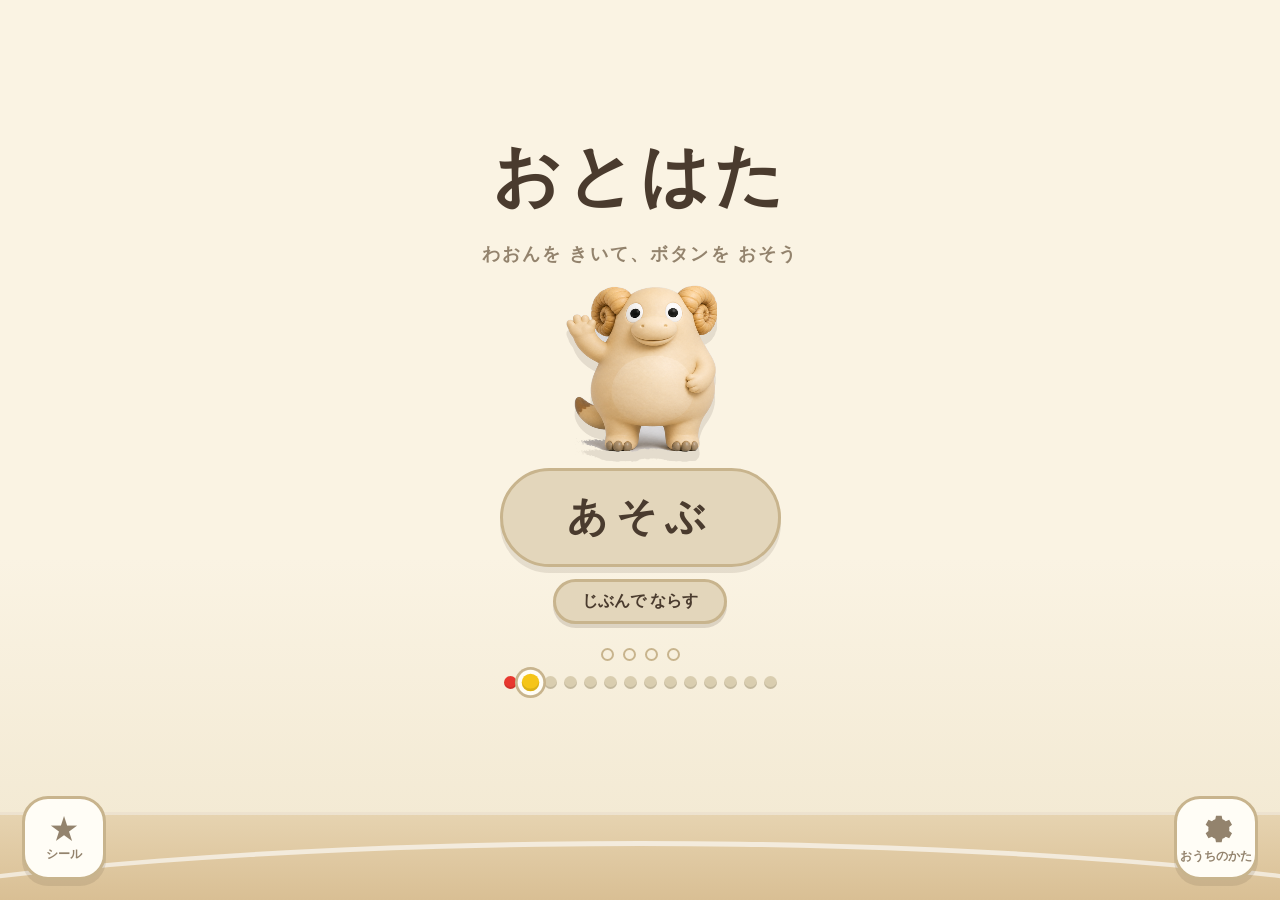
<file: 005-aa20b8/index.html>
<!DOCTYPE html>
<html lang="ja">
<head>
<meta name="robots" content="noindex,nofollow">
<meta charset="UTF-8">
<meta name="viewport" content="width=device-width, initial-scale=1.0, maximum-scale=1.0, user-scalable=no, viewport-fit=cover">
<title>おとはた — 和音あそび</title>
<meta name="description" content="2歳からの絶対音感あそび。和音を聞いて色のボタンをおす、和音同定法（公刊の学術研究で検証された訓練法）にもとづくミニゲーム。">
<meta name="apple-mobile-web-app-capable" content="yes">
<meta name="mobile-web-app-capable" content="yes">
<meta name="apple-mobile-web-app-status-bar-style" content="black-translucent">
<meta name="apple-mobile-web-app-title" content="おとはた">
<meta name="theme-color" content="#FAF3E3">
<link rel="manifest" href="manifest.webmanifest">
<link rel="icon" href="icon.svg" type="image/svg+xml">
<link rel="apple-touch-icon" href="icon-180.png">
<link rel="preconnect" href="https://fonts.googleapis.com">
<link rel="preconnect" href="https://fonts.gstatic.com" crossorigin>
<link href="https://fonts.googleapis.com/css2?family=Zen+Maru+Gothic:wght@400;700;900&display=swap" rel="stylesheet">
<link rel="stylesheet" href="style.css">
</head>
<body>

<!-- ============ ホーム ============ -->
<section id="screen-home" class="screen active">
  <div class="home-inner">
    <h1 class="logo"><span>おとはた</span></h1>
    <p class="tagline">わおんを きいて、ボタンを おそう</p>
    <div id="home-char" class="home-char"></div>
    <button id="btn-play" class="big-flag-btn" type="button">
      <span class="big-flag-btn-label">あそぶ</span>
    </button>
    <button id="btn-freeplay" class="free-btn" type="button">じぶんで ならす</button>
    <div id="today-dots" class="today-dots" title="きょうのセッション"></div>
    <div id="journey" class="journey" aria-label="ボタンのみち"></div>
  </div>
  <button id="btn-stickers" class="corner-btn corner-left" type="button" aria-label="シールちょう">
    <span class="corner-icon corner-star" aria-hidden="true">★</span><span class="corner-text">シール</span>
  </button>
  <button id="btn-parent" class="corner-btn corner-right" type="button" aria-label="おうちのかた（3びょう ながおし）">
    <svg viewBox="0 0 24 24" class="gear-icon" aria-hidden="true"><path fill="currentColor" d="M12 8a4 4 0 1 0 0 8 4 4 0 0 0 0-8Zm9.4 4c0-.5 0-.9-.1-1.4l2-1.6-2-3.5-2.4 1a7.6 7.6 0 0 0-2.4-1.4L16 2.6h-4l-.5 2.5c-.9.3-1.7.8-2.4 1.4l-2.4-1-2 3.5 2 1.6c-.1.5-.1.9-.1 1.4s0 .9.1 1.4l-2 1.6 2 3.5 2.4-1c.7.6 1.5 1.1 2.4 1.4l.5 2.5h4l.5-2.5c.9-.3 1.7-.8 2.4-1.4l2.4 1 2-3.5-2-1.6c.1-.5.1-.9.1-1.4Z"/></svg>
    <span class="corner-text">おうちのかた</span>
    <span class="gate-ring" aria-hidden="true"></span>
    <span id="parent-badge" class="badge hidden" aria-hidden="true"></span>
  </button>
  <div class="ground" aria-hidden="true"><div class="track-line"></div></div>
</section>

<!-- ============ プレイ ============ -->
<section id="screen-play" class="screen">
  <header class="play-top">
    <button id="btn-home" class="round-btn" type="button" aria-label="ホームへ">
      <svg viewBox="0 0 24 24" aria-hidden="true"><path fill="currentColor" d="M12 3 2 12h3v8h6v-6h2v6h6v-8h3L12 3Z"/></svg>
    </button>
    <div id="trial-dots" class="trial-dots" aria-hidden="true"></div>
    <span id="demo-badge" class="demo-badge hidden">おためし</span>
    <div class="play-top-spacer"></div>
  </header>
  <div class="stage-area">
    <div id="speech" class="speech">きいてね</div>
    <button id="char-btn" class="char-btn" type="button" aria-label="もういちど きく"></button>
  </div>
  <div id="flags" class="flags"></div>
  <div class="ground ground-play" aria-hidden="true"><div class="track-line"></div></div>
  <div id="pause" class="pause hidden" aria-label="いったん とまる">
    <div class="pause-card">
      <button id="pause-resume" class="pause-btn" type="button" aria-label="つづける"><span class="pause-icon">▶</span><span>つづける</span></button>
      <button id="pause-quit" class="pause-btn pause-quit" type="button" aria-label="おしまい"><span class="pause-icon">⌂</span><span>おしまい</span></button>
    </div>
  </div>
</section>

<!-- ============ ごほうび（シール選び） ============ -->
<section id="screen-reward" class="screen">
  <div class="reward-inner">
    <div id="reward-char" class="reward-char"></div>
    <h2 id="reward-title" class="reward-title">よくできました！</h2>
    <p class="reward-sub">すきな シールを 1まい えらんでね</p>
    <div id="sticker-choices" class="sticker-choices"></div>
    <div id="reward-actions" class="reward-actions hidden">
      <button id="btn-again" class="pill-btn pill-primary" type="button">もういっかい</button>
      <button id="btn-finish" class="pill-btn" type="button">おしまい</button>
    </div>
  </div>
  <div class="ground" aria-hidden="true"></div>
</section>

<!-- ============ じぶんで ならす ============ -->
<section id="screen-freeplay" class="screen">
  <header class="sub-top">
    <button class="round-btn js-back-home" type="button" aria-label="もどる">
      <svg viewBox="0 0 24 24" aria-hidden="true"><path fill="currentColor" d="m14 6-6 6 6 6 1.4-1.4L10.8 12l4.6-4.6L14 6Z"/></svg>
    </button>
    <h2 class="sub-title">じぶんで ならす</h2>
    <div class="play-top-spacer"></div>
  </header>
  <div class="stage-area stage-free">
    <div class="speech">すきな ボタンを おしてみよう</div>
    <div id="free-char" class="char-btn" aria-hidden="true"></div>
  </div>
  <div id="free-flags" class="flags"></div>
  <div class="ground ground-play" aria-hidden="true"><div class="track-line"></div></div>
</section>

<!-- ============ シールちょう ============ -->
<section id="screen-stickers" class="screen">
  <header class="sub-top">
    <button class="round-btn js-back-home" type="button" aria-label="もどる">
      <svg viewBox="0 0 24 24" aria-hidden="true"><path fill="currentColor" d="m14 6-6 6 6 6 1.4-1.4L10.8 12l4.6-4.6L14 6Z"/></svg>
    </button>
    <h2 class="sub-title">シールちょう</h2>
    <div class="play-top-spacer"></div>
  </header>
  <div id="sticker-book" class="sticker-book"></div>
</section>

<!-- ============ おうちのかた ============ -->
<section id="screen-parent" class="screen screen-parent">
  <header class="sub-top">
    <button class="round-btn js-back-home" type="button" aria-label="もどる">
      <svg viewBox="0 0 24 24" aria-hidden="true"><path fill="currentColor" d="m14 6-6 6 6 6 1.4-1.4L10.8 12l4.6-4.6L14 6Z"/></svg>
    </button>
    <h2 class="sub-title">おうちのかたへ</h2>
    <div class="play-top-spacer"></div>
  </header>
  <div class="parent-scroll">
    <div id="p-advance-status" class="p-advance-status hidden"></div>
  <div id="advance-banner" class="advance-banner hidden"></div>
    <section class="p-card">
      <h3>きょう</h3>
      <div id="p-today" class="p-today"></div>
    </section>
    <section class="p-card">
      <h3>すすみぐあい <span id="p-stage-label" class="p-stage-label"></span></h3>
      <div id="p-chords" class="p-chords"></div>
      <p class="p-note">正答率は各和音の直近20回。すべて95%以上×2週間以上×80回以上で次のボタンを提案する（原法「100%正答が2週間つづいたら1つ追加」の機械化）。</p>
    </section>
    <section class="p-card">
      <h3>カレンダー <span class="p-hint">研究では1回2〜3分を1日4〜5回。空いた日は、いまの色から再開でよい</span></h3>
      <div id="p-cal" class="p-cal"></div>
    </section>
    <section class="p-card">
      <h3>せってい</h3>
      <div class="p-settings" id="p-settings"></div>
    </section>
    <section class="p-card">
      <h3>このアプリの使いかた（メソッドの要点）</h3>
      <div id="p-guide" class="p-guide"></div>
    </section>
    <section class="p-card">
      <h3>データ</h3>
      <div class="p-data-actions">
        <button id="btn-export" class="pill-btn" type="button">記録をコピー</button>
        <button id="btn-reset" class="pill-btn pill-danger" type="button">はじめから</button>
      </div>
      <p id="p-data-msg" class="p-note"></p>
    </section>
  </div>
</section>

<canvas id="fx" aria-hidden="true"></canvas>
<canvas id="confetti" aria-hidden="true"></canvas>

<script src="chords.js"></script>
<script src="fx.js"></script>
<script src="char3d.js"></script>
<script src="piano.js"></script>
<script src="store.js"></script>
<script src="input.js"></script>
<script src="app.js"></script>
</body>
</html>
</file>
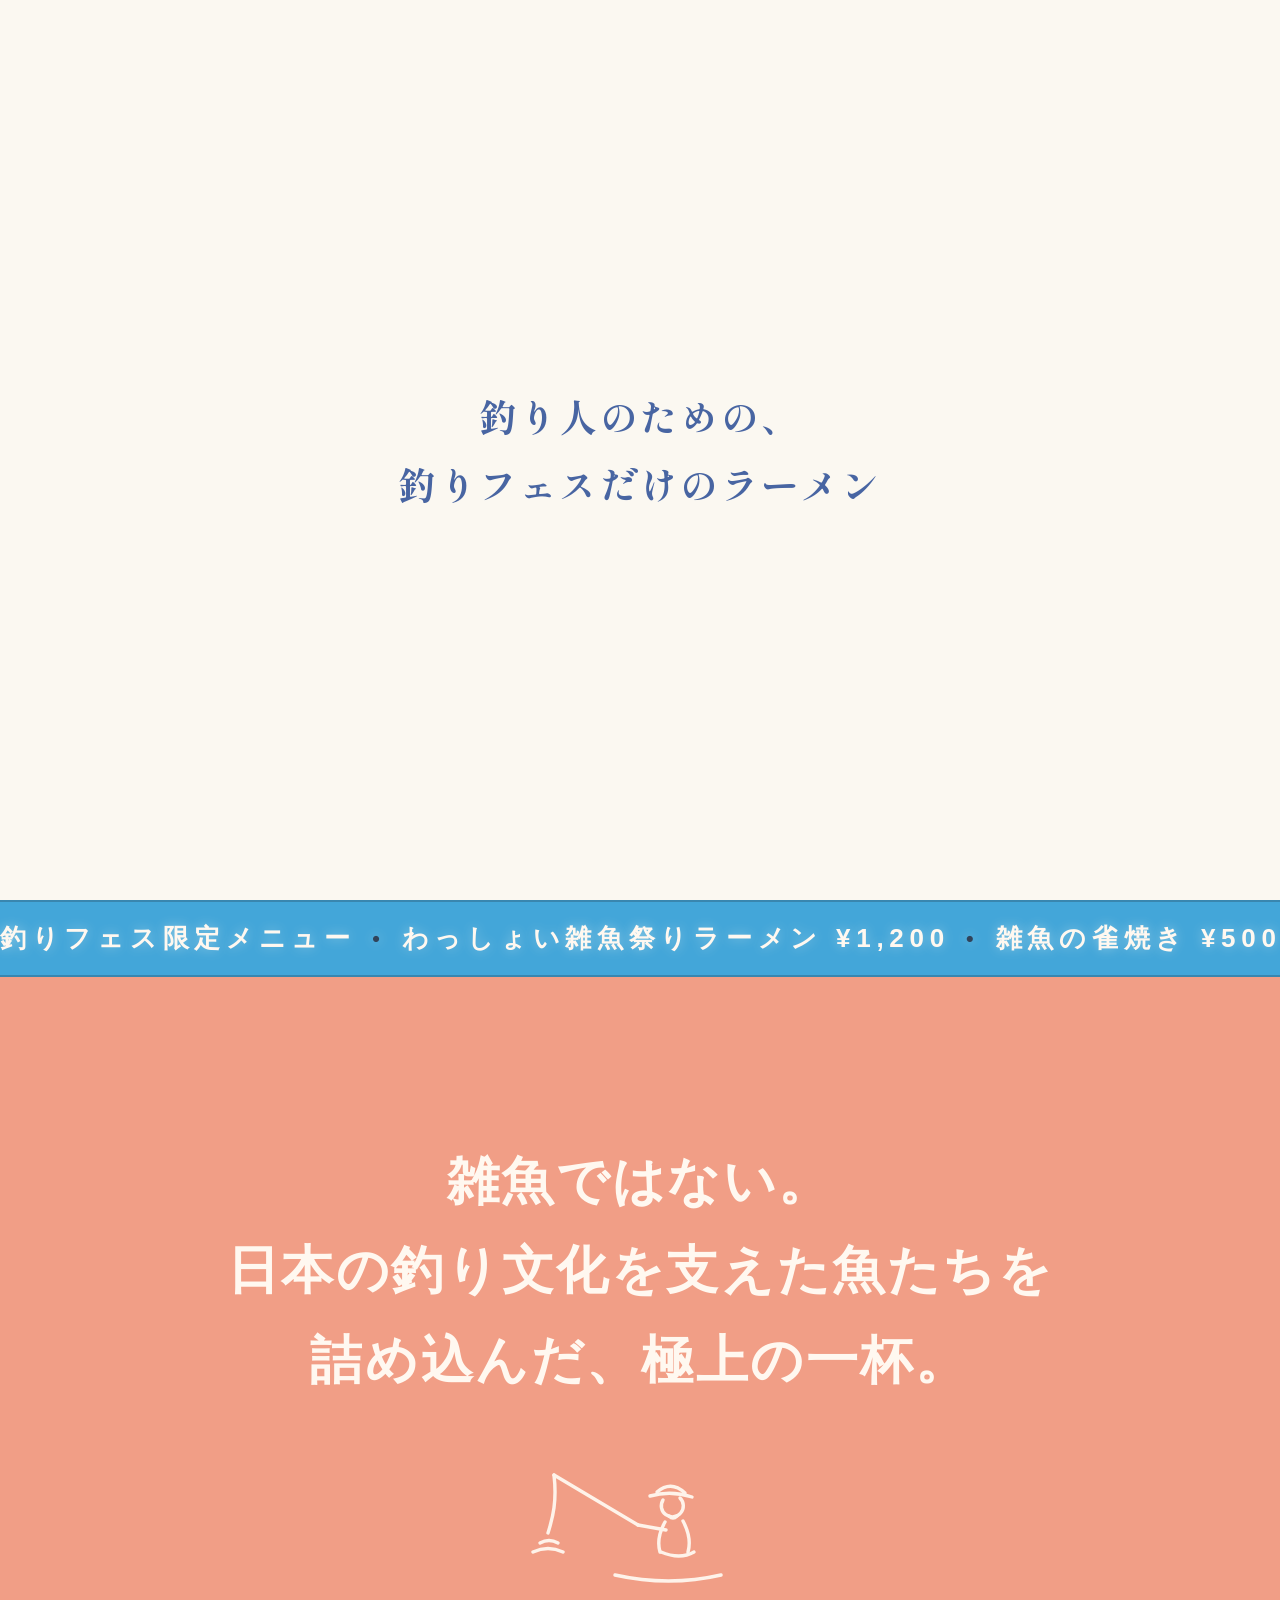
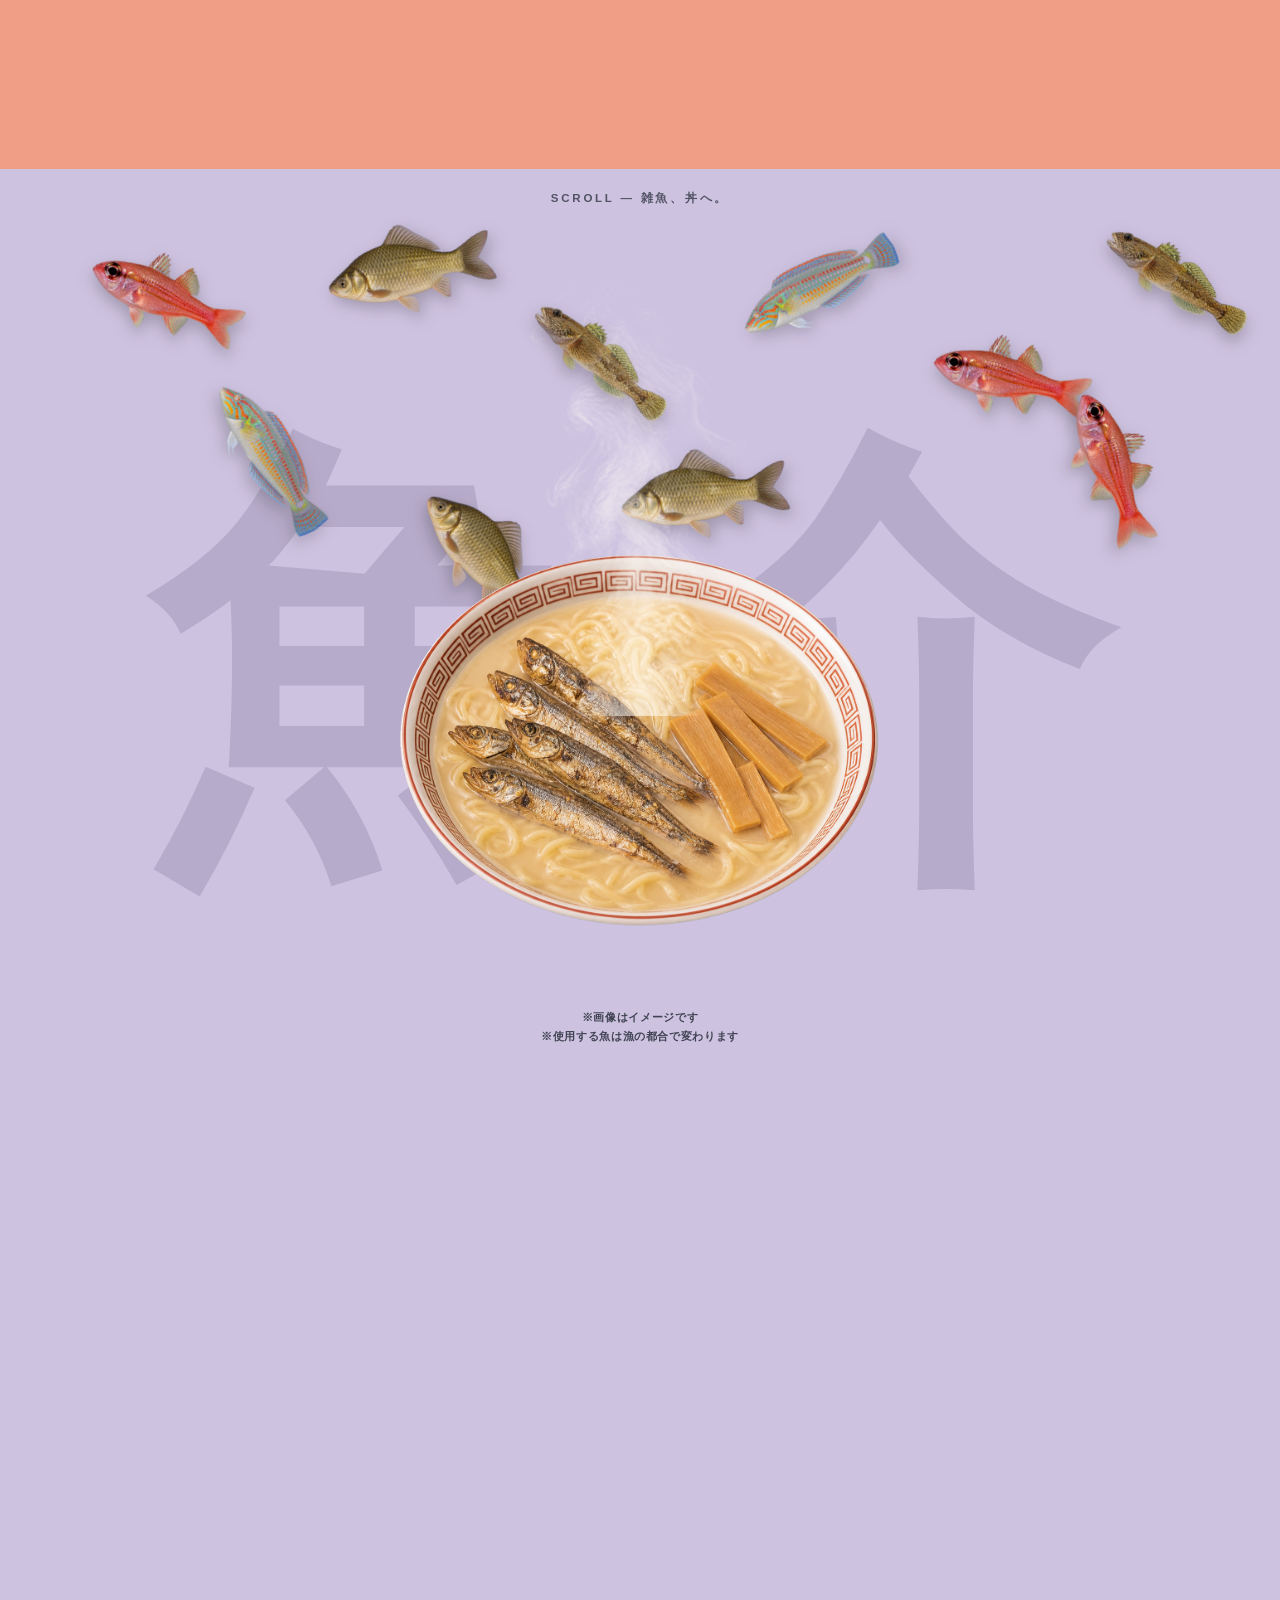
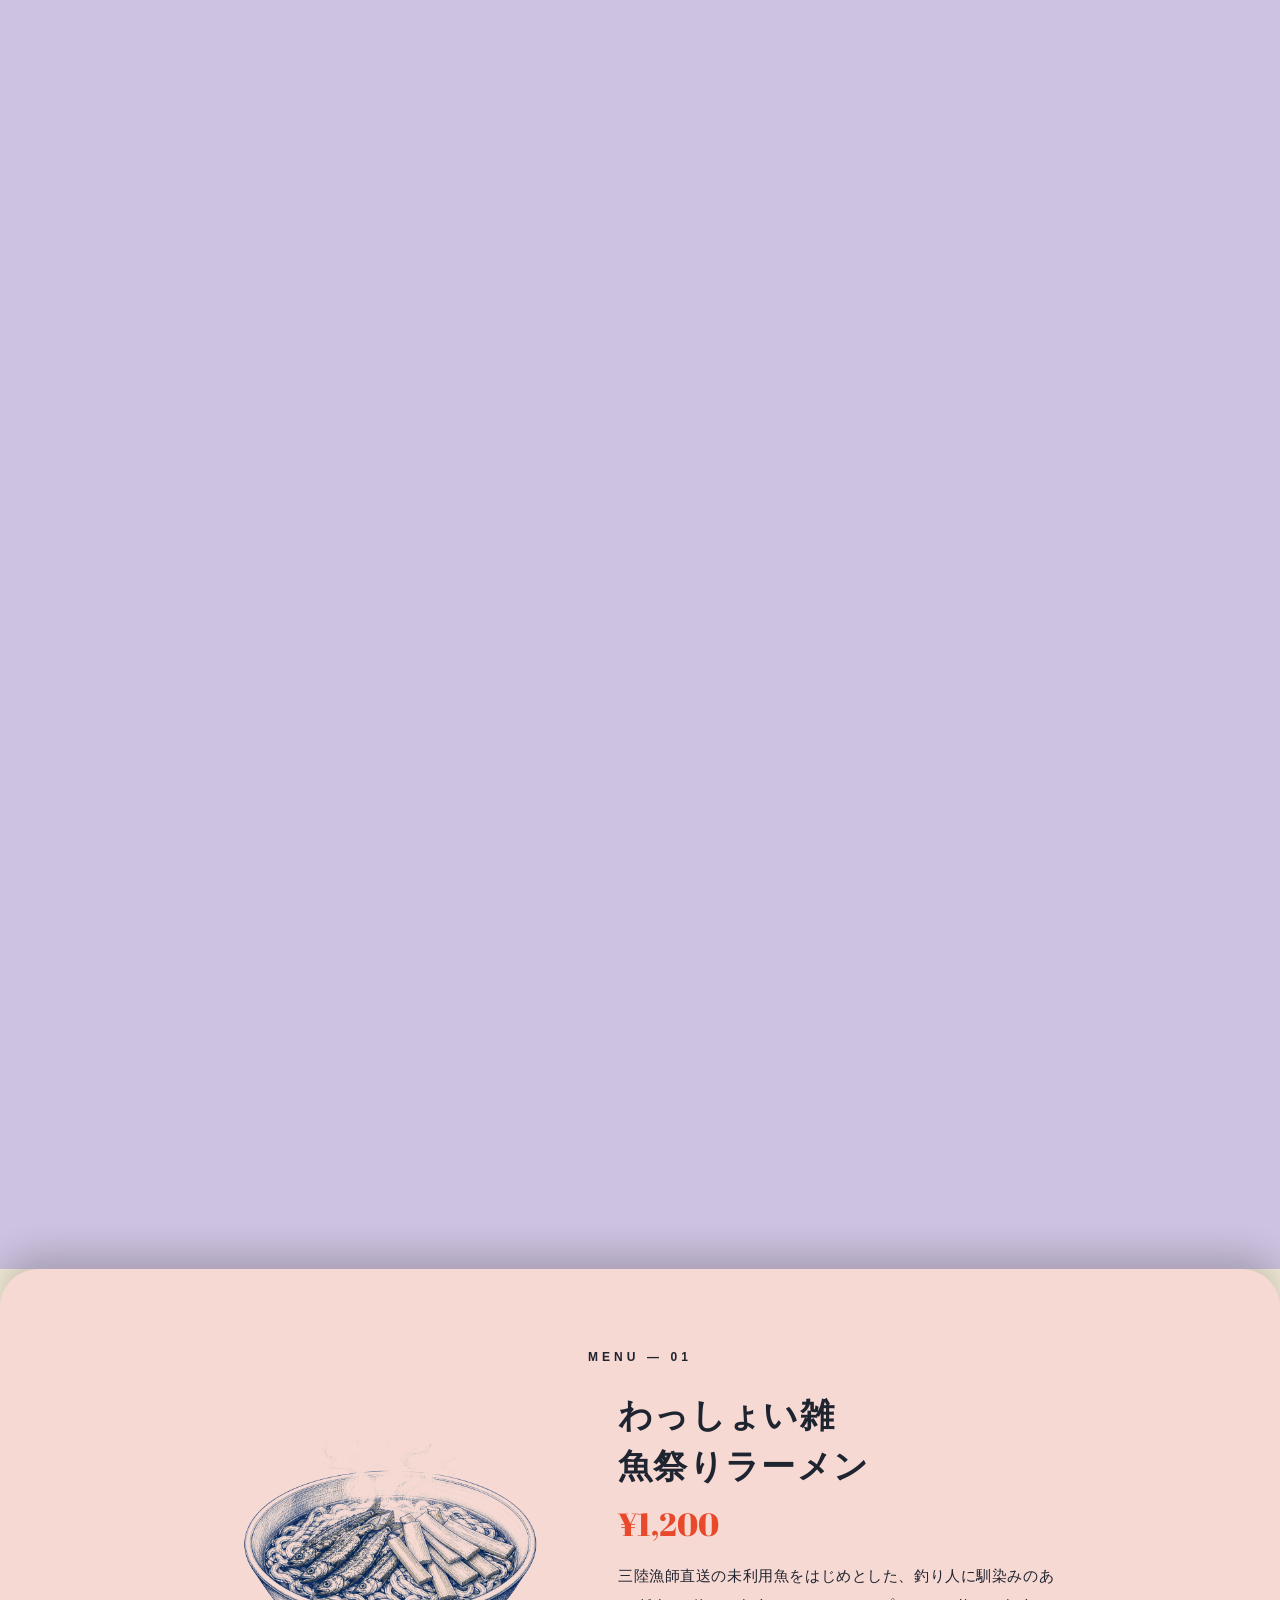
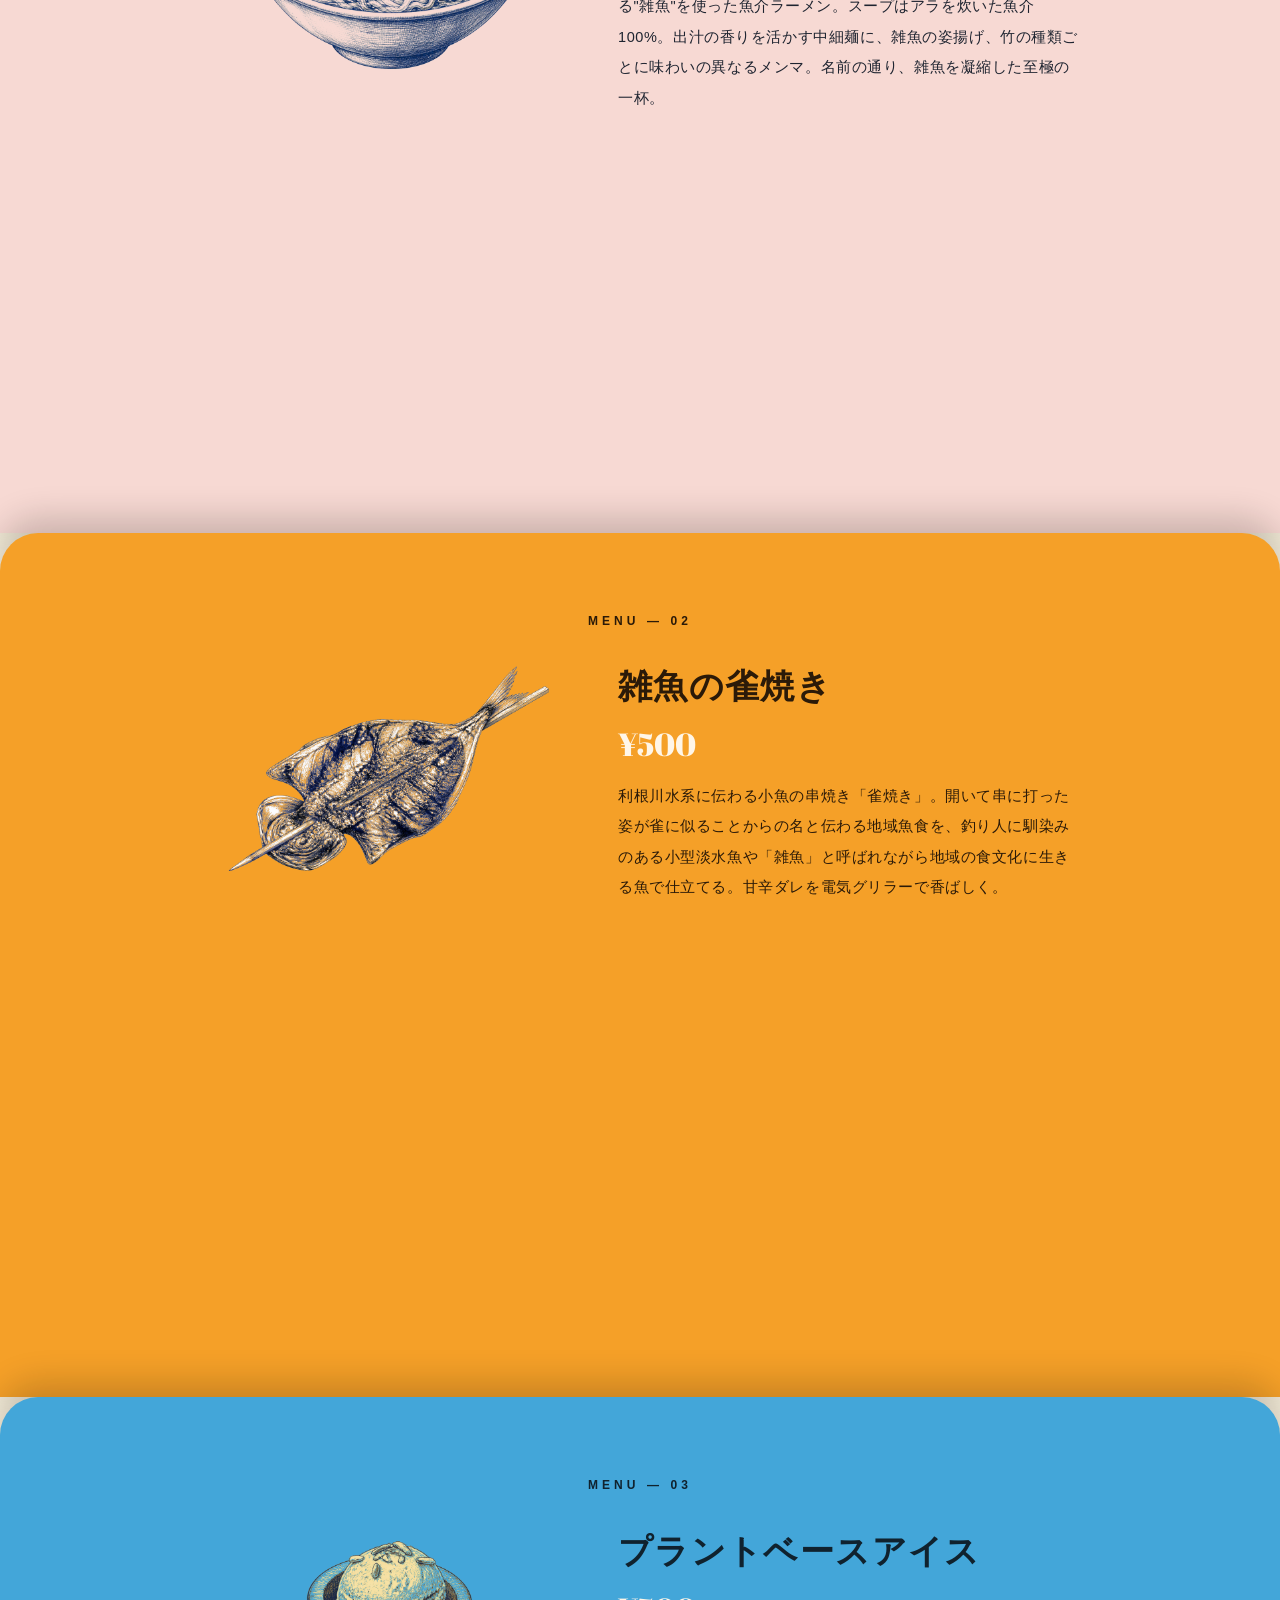
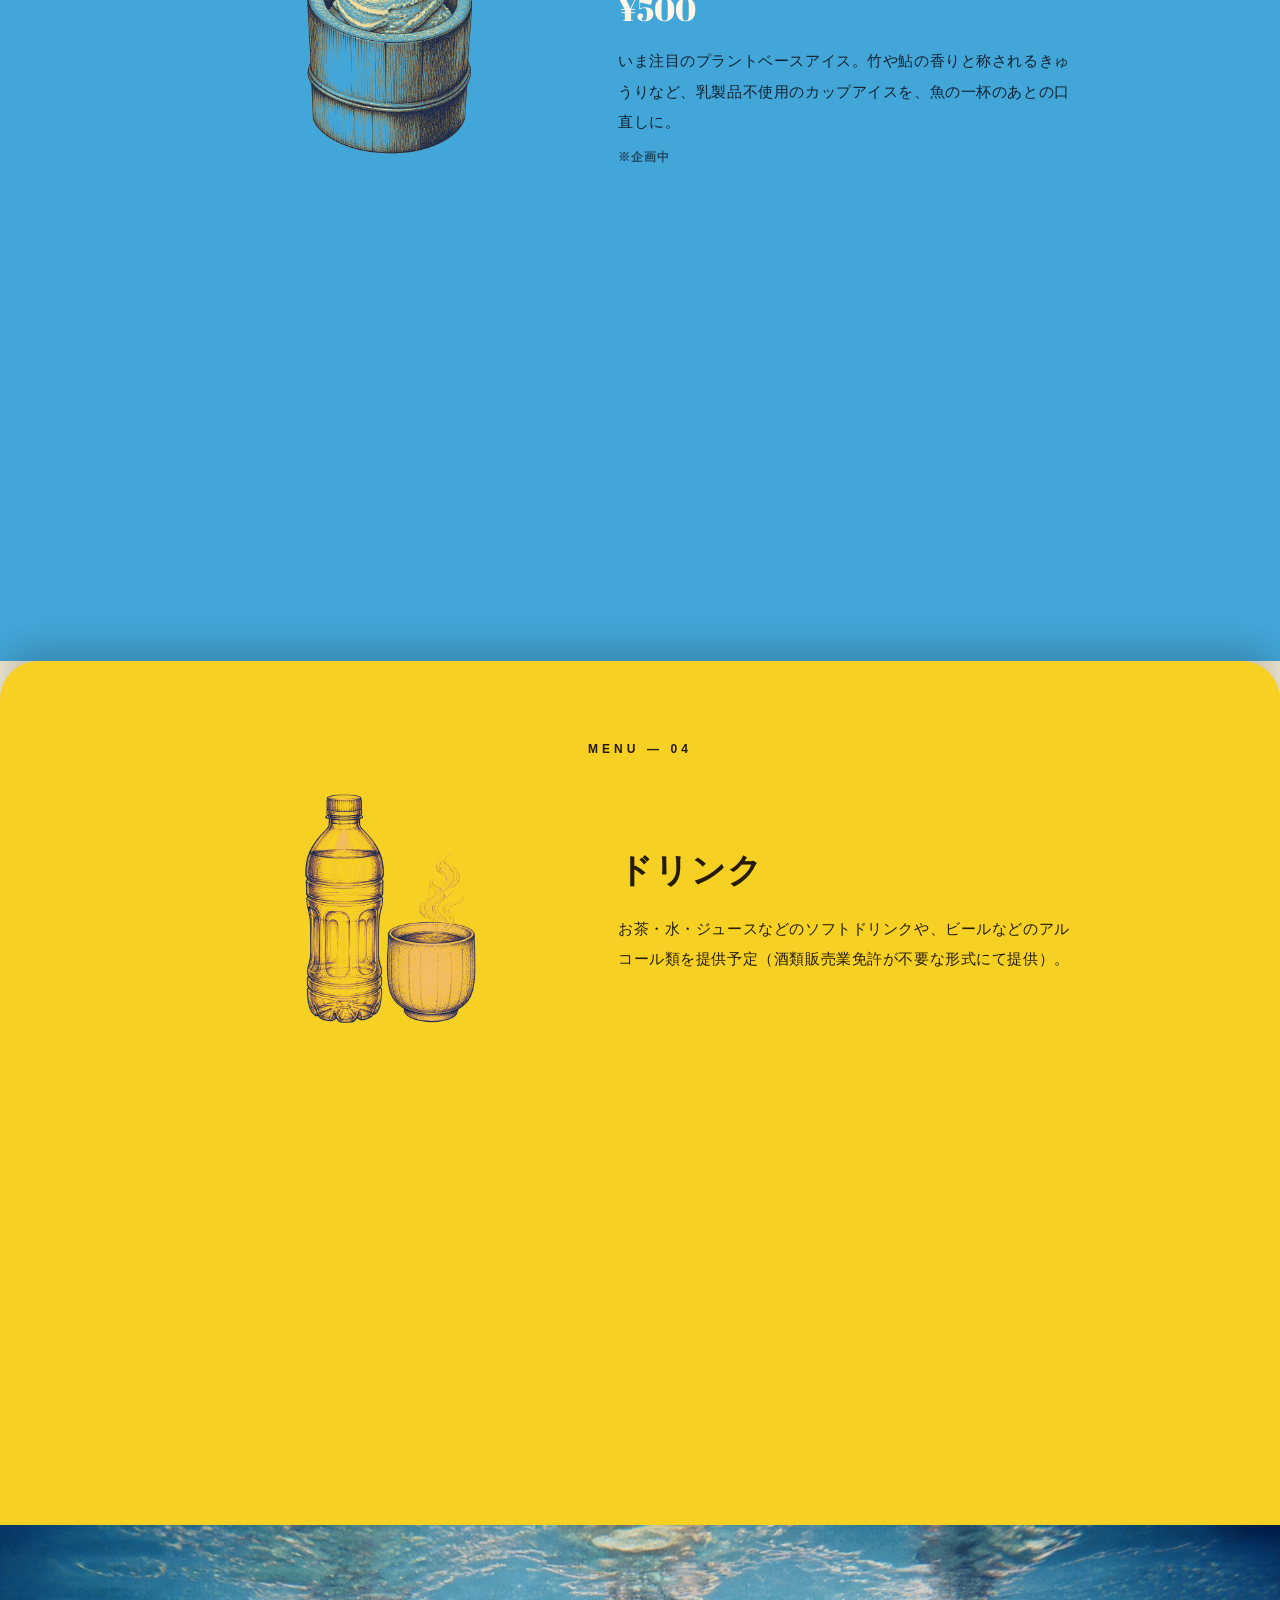
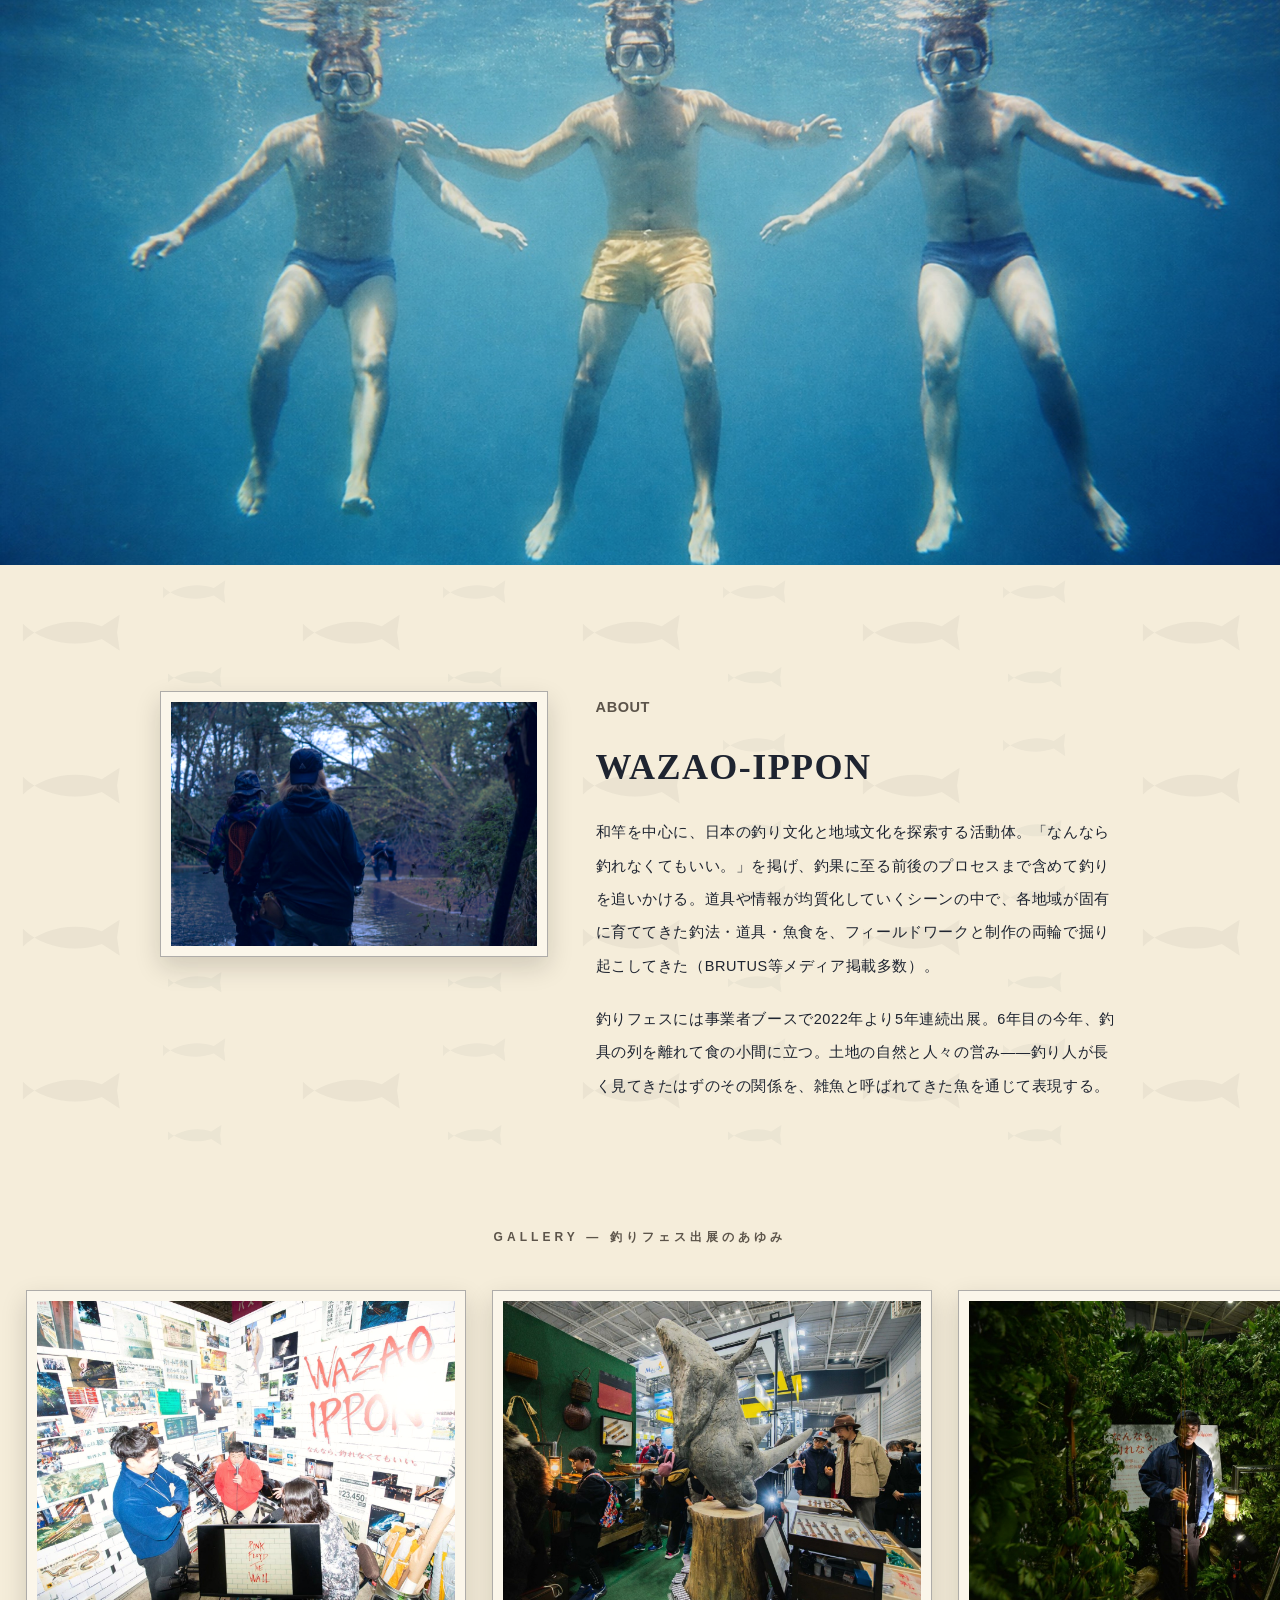
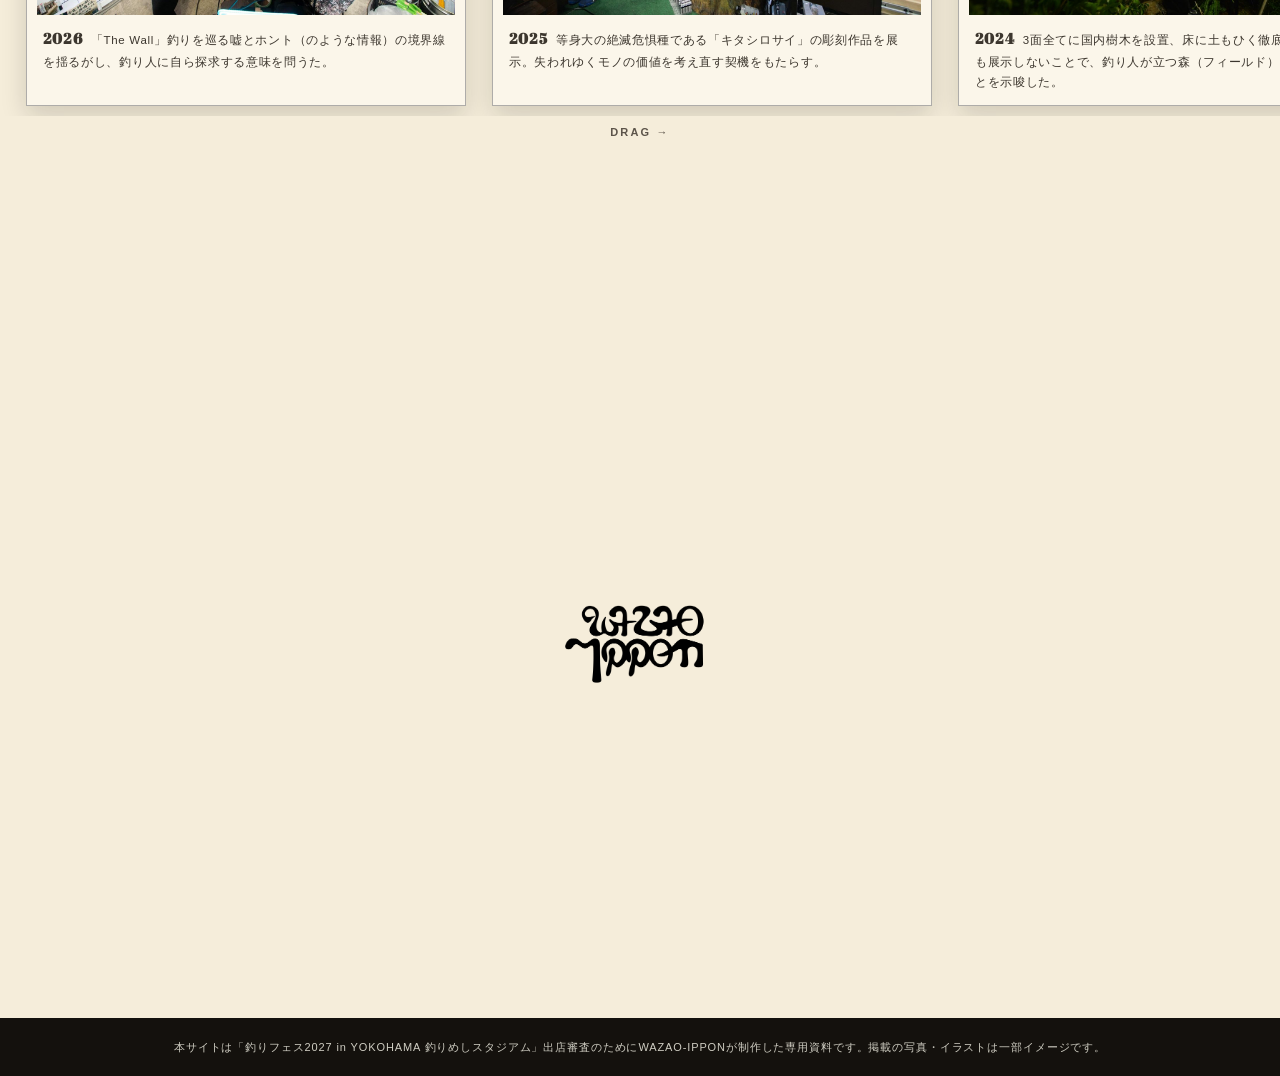
<file: 008-a770cf/index.html>
<!doctype html>
<html lang="ja">
<head>
<meta charset="utf-8">
<meta name="viewport" content="width=device-width, initial-scale=1">
<meta name="robots" content="noindex, nofollow">
<title>わっしょい雑魚祭りラーメン — WAZAO-IPPON</title>
<link rel="preconnect" href="https://fonts.googleapis.com">
<link rel="stylesheet" href="https://fonts.googleapis.com/css2?family=Abril+Fatface&family=Shippori+Mincho+B1:wght@700;800&family=Zen+Kaku+Gothic+New:wght@500;700;900&display=swap">
<style>
:root{
  --salmon:#F19E86;   /* サーモンピンク（参考: MODERN EXPLORERの文字色） */
  --sky:#43A6D9;      /* ビビッドな空色（参考: CANYON ARIZONAの空） */
  --yellow:#F7D511;   /* ビビッドなレモンイエロー（参考: CANYONの文字） */
  --cream:#F5EDDA;    /* 明るい生成り */
  --lav:#CDC2E0;      /* 淡い紫（明度アップ） */
  --orange:#F5A028;   /* オレンジ（参考: MODERN EXPLORERの地色） */
  --verm:#E8492B;     /* 朱赤（参考: MÉMOIREの文字色・アクセント用） */
  --navy:#1E2430;
  --blue:#3D5C9E;     /* ローディングの青 */
  --wh:#FFF8F0;
}
*{box-sizing:border-box;margin:0;padding:0}
body{background:var(--cream);color:var(--navy);font-family:"Zen Kaku Gothic New","Hiragino Kaku Gothic ProN",sans-serif;overflow-x:hidden}
img{max-width:100%}

/* ── ざらざら（全面2層・強め） ── */
.grain,.blotch{position:fixed;inset:0;pointer-events:none;z-index:60}
.grain{opacity:.42;mix-blend-mode:overlay;background-image:url("data:image/svg+xml;utf8,<svg xmlns='http://www.w3.org/2000/svg' width='260' height='260'><filter id='n'><feTurbulence type='fractalNoise' baseFrequency='0.95' numOctaves='3' stitchTiles='stitch'/></filter><rect width='260' height='260' filter='url(%23n)'/></svg>")}
.blotch{opacity:.2;mix-blend-mode:multiply;background-image:url("data:image/svg+xml;utf8,<svg xmlns='http://www.w3.org/2000/svg' width='900' height='900'><filter id='b'><feTurbulence type='fractalNoise' baseFrequency='0.012' numOctaves='2' seed='4' stitchTiles='stitch'/><feColorMatrix type='saturate' values='0'/></filter><rect width='900' height='900' filter='url(%23b)'/></svg>")}

/* ── ローディング ── */
.loader{position:fixed;inset:0;background:#FBF8F1;z-index:95;display:none;place-content:center;text-align:center;padding:24px}
.js .loader{display:grid}
.loader p{position:absolute;left:50%;top:50%;transform:translate(-50%,-50%);width:min(88vw,760px);font-family:"Shippori Mincho B1",serif;font-weight:700;font-size:clamp(20px,4.4vw,38px);line-height:1.8;letter-spacing:.06em;color:var(--blue);opacity:0;text-wrap:balance}

/* ── HERO（PCで一画面に収まるポスター） ── */
.hero-wrap{background:linear-gradient(to bottom,var(--sky) 0 26%,var(--salmon) 26%);display:grid;place-items:center}
.poster{position:relative;width:100%;aspect-ratio:4/3;background:var(--salmon);overflow:hidden;container-type:inline-size}
@media (min-aspect-ratio:5/4){
  .poster{width:min(100vw,calc(100svh * 4 / 3));height:100svh}
}
.poster .sky{position:absolute;left:0;top:0;right:0;height:26%;background:var(--sky)}
.poster .palm{position:absolute;z-index:1;color:#47635A;opacity:.92}
.poster .palm.p1{top:-4%;right:-3%;width:38%}
.poster .frame{position:absolute;left:2.6%;right:2.6%;top:37.5%;bottom:4.8%;background:var(--cream);padding:.9%;z-index:2;box-shadow:0 0 0 1px rgba(0,0,0,.1)}
.poster .frame .ph{width:100%;height:100%;background:url("img/pool.jpg") center 30%/cover no-repeat;filter:saturate(1.12) contrast(.98) sepia(.05) brightness(1.04)}
.tl{position:absolute;left:3.2%;z-index:3;overflow:visible}
.tl text{font-family:"Abril Fatface",serif;fill:var(--yellow)}
.t1{top:1.6%;width:64%;height:19.5%;transform:rotate(-1.3deg)}
.t2{top:22.7%;width:94%;height:19.5%;transform:rotate(-1deg)}
.t3{top:44%;width:56%;height:19.5%;transform:rotate(-1.3deg)}
.sr{position:absolute;left:-9999px}

/* ── 電光サイン ── */
.led{background:var(--sky);overflow:hidden;white-space:nowrap;padding:19px 0;border-top:2px solid rgba(30,36,48,.25);border-bottom:2px solid rgba(30,36,48,.25)}
.led .track{display:inline-block;animation:mq 26s linear infinite;font-weight:900;font-size:clamp(16px,2.9vw,26px);color:var(--wh);letter-spacing:.22em;text-shadow:0 0 12px rgba(255,255,245,.4)}
.led .track i{font-style:normal;color:#31435A;margin:0 1.1em;font-size:.55em;vertical-align:.25em}
@keyframes mq{from{transform:translateX(0)}to{transform:translateX(-50%)}}

/* ── THESIS（サーモン地×白文字×白線イラスト） ── */
.thesis{background:var(--salmon);min-height:88svh;display:grid;place-content:center;text-align:center;padding:12svh 24px}
.thesis p.copy{font-family:"Shippori Mincho B1",serif;font-weight:800;font-size:clamp(26px,5.2vw,52px);line-height:1.72;letter-spacing:.05em;color:var(--wh);text-wrap:balance}
.ojisan{display:block;width:min(56vw,240px);margin:6svh auto 0;opacity:.95}

/* ── 雑魚ダイブ ── */
.dive{position:relative;background:var(--lav)}
.dive-pin{position:relative;height:100svh;overflow:hidden}
.gyokai{position:absolute;inset:0;display:grid;place-content:center;font-family:"Shippori Mincho B1",serif;font-weight:800;font-size:min(44vw,52svh);letter-spacing:.06em;color:rgba(50,45,75,.15);z-index:0;user-select:none}
.fsh{position:absolute;width:clamp(92px,14vw,210px);top:var(--t);left:var(--l);rotate:var(--r);z-index:2;filter:drop-shadow(3px 6px 8px rgba(20,16,10,.25))}
.bowl-wrap{position:absolute;left:50%;bottom:2.4svh;transform:translateX(-50%);width:min(74vw,520px);z-index:3}
.bowl-wrap .bowl-art{width:100%;display:block}
.steam{position:absolute;left:50%;bottom:58%;transform:translateX(-50%);width:62%;opacity:.85;pointer-events:none;z-index:1}
.bowl-note{font-size:10.5px;font-weight:700;color:var(--navy);opacity:.8;letter-spacing:.06em;margin-top:8px;text-align:center;line-height:1.9}
.dive-cap{position:absolute;left:50%;transform:translateX(-50%);top:2.4svh;font-size:11.5px;font-weight:700;letter-spacing:.24em;color:var(--navy);z-index:4;opacity:.7}

/* ── メニュー（積層シート） ── */
.stack{position:relative;z-index:5}
.sheet{position:sticky;top:0;min-height:96svh;border-radius:38px 38px 0 0;padding:9svh 24px 12svh;box-shadow:0 -14px 34px rgba(20,16,10,.2)}
.sheet .in{max-width:880px;margin:0 auto;display:grid;grid-template-columns:.9fr 1.1fr;gap:40px;align-items:center}
.sheet .art{width:100%;max-width:340px;margin-inline:auto}
.sheet .menu-eyebrow{font-size:12px;font-weight:900;letter-spacing:.34em;margin-bottom:26px;text-align:center}
.sheet h2{font-family:"Shippori Mincho B1",serif;font-weight:800;font-size:clamp(22px,3.8vw,34px);line-height:1.5;letter-spacing:.04em;text-wrap:balance}
.sheet .price{font-family:"Abril Fatface",serif;font-size:clamp(22px,3.6vw,32px);margin:10px 0 16px;color:var(--verm)}
.sheet p.desc{font-size:14.5px;line-height:2.1;letter-spacing:.04em}
.sheet h2 + p.desc{margin-top:18px}
.sheet p.note{margin-top:12px;font-size:11.5px;font-weight:700;letter-spacing:.1em;opacity:.72}
.sheet.s-pink{background:#F7D9D3;color:var(--navy)}
.sheet.s-orange{background:var(--orange);color:#2B1A08}
.sheet.s-blue{background:var(--sky);color:#10222E}
.sheet.s-lemon{background:#F6D023;color:#241C06}
.sheet.s-orange .price,.sheet.s-blue .price{color:#FFF6E8}
@media (max-width:700px){.sheet .in{grid-template-columns:1fr;gap:24px}.sheet{padding:8svh 22px 12svh}.sheet .art{max-width:250px}}

/* ── シュノーケル ── */
.snorkel img{width:100%;display:block;filter:saturate(1.15) sepia(.04) brightness(1.02)}

/* ── ABOUT（魚柄の背景・左画像） ── */
.about{background-color:var(--cream);background-image:url("data:image/svg+xml;utf8,<svg xmlns='http://www.w3.org/2000/svg' width='220' height='120'><path d='M18 60c14-14 40-20 62-12l14-9-2 14 2 14-14-9c-22 8-48 2-62-12Z' fill='%231E2430' fill-opacity='0.05'/><path d='M128 26c9-9 26-13 40-8l9-6-1 9 1 9-9-6c-14 5-31 2-40-7Z' fill='%231E2430' fill-opacity='0.04'/><path d='M132 92c8-8 22-11 34-7l8-5-1 8 1 8-8-5c-12 4-26 1-34-6Z' fill='%231E2430' fill-opacity='0.045'/></svg>");background-size:280px auto;padding:14svh 24px 8svh}
.a-grid{max-width:960px;margin:0 auto;display:grid;grid-template-columns:.85fr 1.15fr;gap:48px;align-items:start}
@media (max-width:760px){.a-grid{grid-template-columns:1fr;gap:30px}}
.a-eyebrow{font-size:12px;font-weight:900;letter-spacing:.34em;color:#5C544A;margin-bottom:22px}
.about h2{font-family:"Shippori Mincho B1",serif;font-weight:800;font-size:clamp(24px,4vw,36px);margin-bottom:28px;letter-spacing:.04em}
.about p{font-size:14.5px;line-height:2.3;letter-spacing:.04em}
.about p+p{margin-top:20px}
.about b{font-weight:900}
.aframe{background:#FBF6EA;border:1px solid rgba(30,36,48,.35);box-shadow:0 10px 24px rgba(20,16,10,.16);padding:10px;position:static}
.aframe img{width:100%;aspect-ratio:3/2;object-fit:cover;display:block;filter:saturate(1.12) brightness(1.05)}
.aframe .slot{display:none;aspect-ratio:3/2;align-items:center;justify-content:center;flex-direction:column;gap:6px;color:#5C544A;font-size:11px;font-weight:700;letter-spacing:.14em;border:2px dashed rgba(30,36,48,.4);text-align:center}
.aframe.empty img{display:none}
.aframe.empty .slot{display:flex}

/* ── GALLERY ── */
.gallery{background:var(--cream);padding:6svh 0 12svh;text-align:center}
.gstrip{display:flex;gap:26px;overflow-x:auto;scroll-snap-type:x mandatory;padding:22px 26px 10px;-webkit-overflow-scrolling:touch}
.gstrip::-webkit-scrollbar{height:0}
.gframe{flex:0 0 min(74vw,440px);scroll-snap-align:center;background:#FBF6EA;border:1px solid rgba(30,36,48,.35);box-shadow:0 10px 24px rgba(20,16,10,.16);padding:10px 10px 0;margin:0}
.gframe img{width:100%;aspect-ratio:4/3;object-fit:cover;display:block;filter:saturate(1.05) sepia(.04)}
.gframe .slot{display:none;aspect-ratio:4/3;align-items:center;justify-content:center;flex-direction:column;gap:6px;color:#5C544A;font-size:11px;font-weight:700;letter-spacing:.14em;border:2px dashed rgba(30,36,48,.4)}
.gframe.empty img{display:none}
.gframe.empty .slot{display:flex}
.gframe figcaption{padding:10px 6px 12px;font-size:11.5px;color:#3C362E;letter-spacing:.06em;text-align:left;line-height:1.8}
.gframe figcaption b{font-family:"Abril Fatface",serif;font-size:15px;letter-spacing:.08em;margin-right:8px}
.gnote{font-size:11px;font-weight:700;letter-spacing:.2em;color:#5C544A;margin-top:10px}

/* ── ロゴ ── */
.logo-sec{background:var(--cream);padding:38svh 24px 36svh;display:grid;place-items:center}
.logo-sec img{width:min(36vw,161px);display:block}
.logo-sec .slot{width:min(36vw,161px);aspect-ratio:5/3;display:none;align-items:center;justify-content:center;flex-direction:column;gap:6px;color:#5C544A;font-size:11px;font-weight:700;letter-spacing:.14em;border:2px dashed rgba(30,36,48,.4);text-align:center}
.logo-sec.empty img{display:none}
.logo-sec.empty .slot{display:flex}

footer{background:#14110D;color:#CFCDC2;font-size:11px;letter-spacing:.08em;padding:18px 20px;text-align:center;line-height:2;position:relative;z-index:70}

@media (prefers-reduced-motion: reduce){
  .led .track{animation:none}
  .loader{display:none!important}
}
</style>
<script>document.documentElement.classList.add('js');</script>
</head>
<body>

<svg width="0" height="0" style="position:absolute" aria-hidden="true">
  <filter id="warp" x="-8%" y="-8%" width="116%" height="116%">
    <feTurbulence type="fractalNoise" baseFrequency="0.009 0.02" numOctaves="2" seed="7" result="n"/>
    <feDisplacementMap in="SourceGraphic" in2="n" scale="10" xChannelSelector="R" yChannelSelector="G"/>
  </filter>
</svg>

<div class="grain" aria-hidden="true"></div>
<div class="blotch" aria-hidden="true"></div>

<!-- ローディング -->
<div class="loader" id="loader" aria-hidden="true">
  <p id="ld1">我々が愛する"雑魚"をご馳走に</p>
  <p id="ld2">釣り人のための、<br>釣りフェスだけのラーメン</p>
</div>

<!-- 01 HERO -->
<div class="hero-wrap">
<header class="poster">
  <div class="sky"></div>
  <svg class="palm p1" viewBox="0 0 360 260" fill="currentColor" aria-hidden="true">
    <g>
      <path d="M352 14 C300 8 250 20 214 48 l6 8 C254 32 300 22 352 26 Z"/>
      <path d="M354 34 C298 34 246 52 210 86 l7 7 C252 62 300 46 354 46 Z"/>
      <path d="M350 58 C296 66 248 92 218 130 l8 6 C254 102 298 78 352 70 Z"/>
      <path d="M344 86 C296 100 256 130 232 172 l8 5 C262 140 300 112 348 98 Z"/>
      <path d="M336 116 C296 136 264 168 246 210 l9 4 C272 176 302 146 342 128 Z"/>
      <path d="M300 6 C266 18 238 40 220 70 l7 5 C244 48 270 28 304 18 Z"/>
      <path d="M262 2 C236 10 214 26 200 48 l6 5 C218 34 238 20 266 12 Z"/>
    </g>
  </svg>
  <div class="frame"><div class="ph" role="img" aria-label="プールサイドのデッキチェアでくつろぐ男性（イメージ）"></div></div>
  <h1 class="sr">わっしょい雑魚祭りラーメン（WASSHOI ZAKOMATSURI RAMEN）</h1>
  <svg class="tl t1" viewBox="0 0 640 100" preserveAspectRatio="none" aria-hidden="true"><g filter="url(#warp)"><text x="2" y="85" font-size="97" textLength="632" lengthAdjust="spacingAndGlyphs">WASSHOI</text></g></svg>
  <svg class="tl t2" viewBox="0 0 940 100" preserveAspectRatio="none" aria-hidden="true"><g filter="url(#warp)"><text x="2" y="85" font-size="97" textLength="930" lengthAdjust="spacingAndGlyphs">ZAKOMATSURI</text></g></svg>
  <svg class="tl t3" viewBox="0 0 560 100" preserveAspectRatio="none" aria-hidden="true"><g filter="url(#warp)"><text x="2" y="85" font-size="97" textLength="550" lengthAdjust="spacingAndGlyphs">RAMEN</text></g></svg>
</header>
</div>

<!-- 02 電光サイン -->
<div class="led" aria-hidden="true"><span class="track">釣りフェス限定メニュー<i>●</i>わっしょい雑魚祭りラーメン ¥1,200<i>●</i>雑魚の雀焼き ¥500<i>●</i>プラントベースアイス ¥500<i>●</i>三陸漁師直送・未利用魚<i>●</i>2027.1.22–24 パシフィコ横浜<i>●</i>釣りフェス限定メニュー<i>●</i>わっしょい雑魚祭りラーメン ¥1,200<i>●</i>雑魚の雀焼き ¥500<i>●</i>プラントベースアイス ¥500<i>●</i>三陸漁師直送・未利用魚<i>●</i>2027.1.22–24 パシフィコ横浜<i>●</i></span></div>

<!-- 03 THESIS -->
<section class="thesis">
  <div>
    <p class="copy">雑魚ではない。<br>日本の釣り文化を支えた魚たちを<br>詰め込んだ、極上の一杯。</p>
    <svg class="ojisan" viewBox="0 0 240 150" fill="none" stroke="#FFF8F0" stroke-width="3.4" stroke-linecap="round" stroke-linejoin="round" aria-hidden="true">
      <path d="M118 66 L34 16"/>
      <path d="M34 16 C37 42 33 58 28 74"/>
      <path d="M20 84 q9 -5 18 0"/>
      <path d="M13 93 q15 -7 30 0"/>
      <path d="M137 33 q14 -12 28 1"/>
      <path d="M130 37 q21 -6 42 1"/>
      <path d="M143 41 a11 11 0 1 0 17 -2"/>
      <path d="M149 57 q4 4 8 0"/>
      <path d="M145 63 q-9 16 -5 30"/>
      <path d="M163 62 q9 17 5 31"/>
      <path d="M146 71 L118 66"/>
      <path d="M141 93 q19 8 33 0"/>
      <path d="M95 116 q54 12 106 0"/>
    </svg>
  </div>
</section>

<!-- 04 雑魚ダイブ -->
<section class="dive" id="dive">
  <div class="dive-pin">
    <p class="gyokai" aria-hidden="true">魚介</p>
    <p class="dive-cap">SCROLL — 雑魚、丼へ。</p>

    <img class="fsh" style="--t:8%;--l:6%;--r:24deg" src="img/f-nenbutsu.png" alt="ネンブツダイ（イメージ）">
    <img class="fsh" style="--t:5%;--l:25%;--r:-12deg" src="img/f-funa.png" alt="フナ（イメージ）">
    <img class="fsh" style="--t:15%;--l:40%;--r:40deg" src="img/f-haze.png" alt="ドンコ（イメージ）">
    <img class="fsh" style="--t:7%;--l:57%;--r:-30deg" src="img/f-bera.png" alt="ベラ（イメージ）">
    <img class="fsh" style="--t:17%;--l:72%;--r:14deg" src="img/f-nenbutsu.png" alt="">
    <img class="fsh" style="--t:6%;--l:85%;--r:34deg" src="img/f-haze.png" alt="">
    <img class="fsh" style="--t:26%;--l:14%;--r:56deg" src="img/f-bera.png" alt="">
    <img class="fsh" style="--t:30%;--l:48%;--r:-8deg" src="img/f-funa.png" alt="">
    <img class="fsh" style="--t:27%;--l:80%;--r:70deg" src="img/f-nenbutsu.png" alt="">
    <img class="fsh" style="--t:37%;--l:31%;--r:48deg" src="img/f-funa.png" alt="">

    <div class="bowl-wrap">
      <img class="steam" src="img/steam-alpha.png" alt="" aria-hidden="true">
      <img class="bowl-art" src="img/bowl-cut.png" alt="わっしょい雑魚祭りラーメン（イメージ）">
      <p class="bowl-note">※画像はイメージです<br>※使用する魚は漁の都合で変わります</p>
    </div>
  </div>
</section>

<!-- 05 メニュー -->
<div class="stack">
  <section class="sheet s-pink">
    <p class="menu-eyebrow">MENU — 01</p>
    <div class="in">
      <img class="art" src="img/menu-ramen3.png" alt="わっしょい雑魚祭りラーメンのスケッチ">
      <div>
        <h2>わっしょい雑魚祭りラーメン</h2>
        <p class="price">¥1,200</p>
        <p class="desc">三陸漁師直送の未利用魚をはじめとした、釣り人に馴染みのある&quot;雑魚&quot;を使った魚介ラーメン。スープはアラを炊いた魚介100%。出汁の香りを活かす中細麺に、雑魚の姿揚げ、竹の種類ごとに味わいの異なるメンマ。名前の通り、雑魚を凝縮した至極の一杯。</p>
      </div>
    </div>
  </section>

  <section class="sheet s-orange">
    <p class="menu-eyebrow">MENU — 02</p>
    <div class="in">
      <img class="art" src="img/menu-suzume3.png" alt="雑魚の雀焼きのスケッチ">
      <div>
        <h2>雑魚の雀焼き</h2>
        <p class="price">¥500</p>
        <p class="desc">利根川水系に伝わる小魚の串焼き「雀焼き」。開いて串に打った姿が雀に似ることからの名と伝わる地域魚食を、釣り人に馴染みのある小型淡水魚や「雑魚」と呼ばれながら地域の食文化に生きる魚で仕立てる。甘辛ダレを電気グリラーで香ばしく。</p>
      </div>
    </div>
  </section>

  <section class="sheet s-blue">
    <p class="menu-eyebrow">MENU — 03</p>
    <div class="in">
      <img class="art" src="img/menu-ice3.png" alt="プラントベースアイスのスケッチ">
      <div>
        <h2>プラントベースアイス</h2>
        <p class="price">¥500</p>
        <p class="desc">いま注目のプラントベースアイス。竹や鮎の香りと称されるきゅうりなど、乳製品不使用のカップアイスを、魚の一杯のあとの口直しに。</p>
        <p class="note">※企画中</p>
      </div>
    </div>
  </section>

  <section class="sheet s-lemon">
    <p class="menu-eyebrow">MENU — 04</p>
    <div class="in">
      <img class="art" src="img/menu-tea3.png" alt="ドリンクのスケッチ">
      <div>
        <h2>ドリンク</h2>
        <p class="desc">お茶・水・ジュースなどのソフトドリンクや、ビールなどのアルコール類を提供予定（酒類販売業免許が不要な形式にて提供）。</p>
      </div>
    </div>
  </section>
</div>

<!-- 06 シュノーケル -->
<section class="snorkel">
  <img src="img/snorkel.jpg" alt="シュノーケリングをする3人の男性（イメージ）">
</section>

<!-- 07 ABOUT -->
<section class="about">
  <div class="a-grid">
    <figure class="aframe"><img src="img/about.jpg" alt="WAZAO-IPPONの活動" onerror="this.parentElement.classList.add('empty')"><div class="slot"><span>ABOUT写真</span><span>img/about.jpg</span></div></figure>
    <div>
      <p class="a-eyebrow">ABOUT</p>
      <h2>WAZAO-IPPON</h2>
      <p>和竿を中心に、日本の釣り文化と地域文化を探索する活動体。「なんなら釣れなくてもいい。」を掲げ、釣果に至る前後のプロセスまで含めて釣りを追いかける。道具や情報が均質化していくシーンの中で、各地域が固有に育ててきた釣法・道具・魚食を、フィールドワークと制作の両輪で掘り起こしてきた（BRUTUS等メディア掲載多数）。</p>
      <p>釣りフェスには事業者ブースで2022年より5年連続出展。6年目の今年、釣具の列を離れて食の小間に立つ。土地の自然と人々の営み——釣り人が長く見てきたはずのその関係を、雑魚と呼ばれてきた魚を通じて表現する。</p>
    </div>
  </div>
</section>

<!-- 08 GALLERY -->
<section class="gallery">
  <p class="a-eyebrow" style="text-align:center">GALLERY — 釣りフェス出展のあゆみ</p>
  <div class="gstrip">
    <figure class="gframe"><img src="img/booth-1.jpg" alt="2026年の出展ブース" onerror="this.parentElement.classList.add('empty')"><div class="slot"><span>BOOTH PHOTO</span><span>img/booth-1.jpg</span></div><figcaption><b>2026</b>「The Wall」釣りを巡る嘘とホント（のような情報）の境界線を揺るがし、釣り人に自ら探求する意味を問うた。</figcaption></figure>
    <figure class="gframe"><img src="img/booth-2.jpg" alt="2025年の出展ブース" onerror="this.parentElement.classList.add('empty')"><div class="slot"><span>BOOTH PHOTO</span><span>img/booth-2.jpg</span></div><figcaption><b>2025</b>等身大の絶滅危惧種である「キタシロサイ」の彫刻作品を展示。失われゆくモノの価値を考え直す契機をもたらす。</figcaption></figure>
    <figure class="gframe"><img src="img/booth-3.jpg" alt="2024年の出展ブース" onerror="this.parentElement.classList.add('empty')"><div class="slot"><span>BOOTH PHOTO</span><span>img/booth-3.jpg</span></div><figcaption><b>2024</b>3面全てに国内樹木を設置、床に土もひく徹底ぶり。あえて何も展示しないことで、釣り人が立つ森（フィールド）に全てがあることを示唆した。</figcaption></figure>
    <figure class="gframe"><img src="img/booth-4.jpg" alt="2023年の出展ブース" onerror="this.parentElement.classList.add('empty')"><div class="slot"><span>BOOTH PHOTO</span><span>img/booth-4.jpg</span></div><figcaption><b>2023</b>初のリアル出展。著名なフローリストを招聘し、afterコロナを印象付ける植物でリアルの喜びを表現。</figcaption></figure>
    <figure class="gframe empty"><div class="slot"><span>ONLINE</span><span>2022</span></div><figcaption><b>2022</b>コロナ禍のオンライン開催に初出展。</figcaption></figure>
  </div>
  <p class="gnote">DRAG →</p>
</section>

<!-- 10 LOGO -->
<div class="logo-sec">
  <img src="img/logo.png" alt="WAZAO-IPPON ロゴ" onerror="this.parentElement.classList.add('empty')">
  <div class="slot"><span>LOGO</span><span>img/logo.png</span></div>
</div>

<footer>
  本サイトは「釣りフェス2027 in YOKOHAMA 釣りめしスタジアム」出店審査のためにWAZAO-IPPONが制作した専用資料です。掲載の写真・イラストは一部イメージです。
</footer>

<script src="vendor/gsap.min.js"></script>
<script src="vendor/ScrollTrigger.min.js"></script>
<script>
(function(){
  var STATIC = /static/.test(location.search);
  var RM = matchMedia('(prefers-reduced-motion: reduce)').matches || STATIC;
  var loader = document.getElementById('loader');
  setTimeout(function(){ if(loader){loader.style.display='none';} }, 9500);
  if (typeof gsap === 'undefined' || RM){ if(loader){loader.style.display='none';} return; }
  gsap.registerPlugin(ScrollTrigger);

  /* ローディング: 2文を順に */
  var intro = gsap.timeline({onComplete:function(){loader.style.display='none';}});
  intro.to('#ld1',{opacity:1,duration:.55,ease:'power2.out'})
       .to('#ld1',{opacity:0,duration:.4,ease:'power2.in'},'+=2.1')
       .to('#ld2',{opacity:1,duration:.55,ease:'power2.out'},'-=.05')
       .to('#ld2',{opacity:0,duration:.4,ease:'power2.in'},'+=2.1')
       .to(loader,{yPercent:-100,duration:.6,ease:'expo.inOut'});

  /* 雑魚ダイブ */
  var dive = document.getElementById('dive');
  dive.style.height = '300vh';
  var tl = gsap.timeline({
    scrollTrigger:{trigger:'#dive',start:'top top',end:'bottom bottom',scrub:.55,pin:'.dive-pin'}
  });
  tl.fromTo('.gyokai',{yPercent:6},{yPercent:-6,ease:'none',duration:1},0);
  var fishes = gsap.utils.toArray('.fsh');
  fishes.forEach(function(f, i){
    var start = (i % 7) * 0.055;
    var lx = 44 + ((i * 13) % 12);
    tl.to(f, {top:'64%', left: lx + '%', rotate: 78 + ((i * 29) % 34) + 'deg', scale:.5, ease:'power1.in', duration:.5}, start)
      .to(f, {opacity:0, duration:.06, ease:'none'}, start + .47);
  });
  tl.to('.bowl-art', {scale:1.035, yoyo:true, repeat:5, duration:.045, transformOrigin:'50% 90%'}, .18);
  tl.to('.dive-cap', {opacity:0, duration:.1}, .55);

  /* 湯気のゆらぎ */
  gsap.to('.steam', {y:-14, scaleX:1.06, duration:2.6, yoyo:true, repeat:-1, ease:'sine.inOut'});
})();
</script>
</body>
</html>
</file>
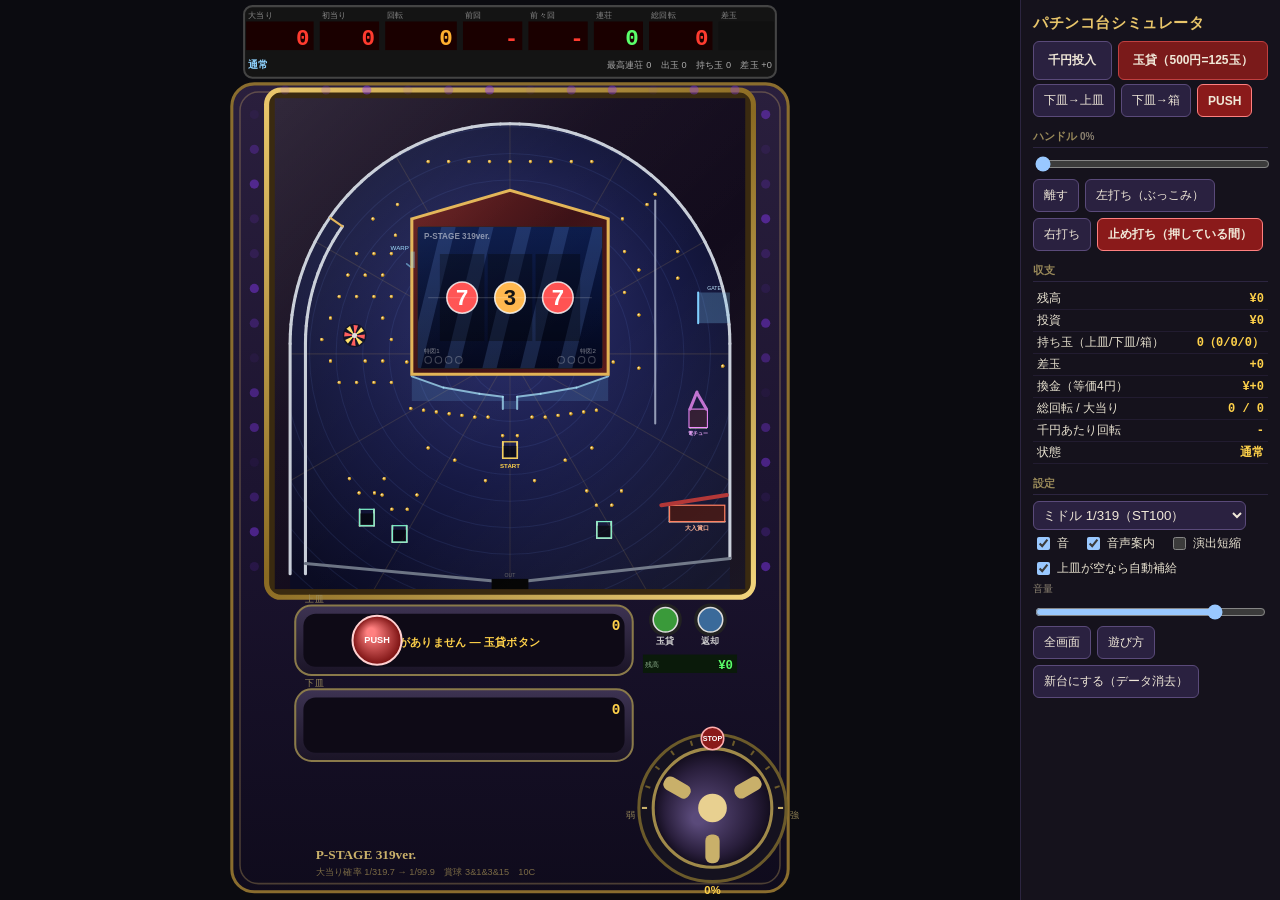
<file: 009-8e2129/index.html>
<!DOCTYPE html>
<html lang="ja">
<head>
<meta charset="utf-8">
<meta name="viewport" content="width=device-width, initial-scale=1, viewport-fit=cover, user-scalable=no">
<meta name="robots" content="noindex">
<title>P-STAGE パチンコ台</title>
<link rel="stylesheet" href="style.css">
</head>
<body>
<div id="app">
  <div id="stage"><canvas id="machine"></canvas><div id="handleZone" aria-label="ハンドル"></div></div>
  <aside id="side">
    <h1>パチンコ台シミュレータ</h1>
    <div class="row">
      <button id="btnMoney" class="big">千円投入</button>
      <button id="btnLend" class="big primary">玉貸（500円=125玉）</button>
    </div>
    <div class="row">
      <button id="btnLift">下皿→上皿</button>
      <button id="btnBox">下皿→箱</button>
      <button id="btnPush" class="red">PUSH</button>
    </div>
    <h2>ハンドル <span id="sStrength" class="note"></span></h2>
    <input id="strength" type="range" min="0" max="100" value="0">
    <div class="row">
      <button id="btnOff">離す</button>
      <button id="btnLeft">左打ち（ぶっこみ）</button>
      <button id="btnRight">右打ち</button>
      <button id="btnStop" class="red">止め打ち（押している間）</button>
    </div>
    <h2>収支</h2>
    <table class="stats">
      <tr><td>残高</td><td>¥<span id="sBalance">0</span></td></tr>
      <tr><td>投資</td><td>¥<span id="sInvest">0</span></td></tr>
      <tr><td>持ち玉（上皿/下皿/箱）</td><td><span id="sBalls">0</span>（<span id="sTray">0</span>/<span id="sLower">0</span>/<span id="sBox">0</span>）</td></tr>
      <tr><td>差玉</td><td><span id="sDiff">0</span></td></tr>
      <tr><td>換金（等価4円）</td><td>¥<span id="sYen">0</span></td></tr>
      <tr><td>総回転 / 大当り</td><td><span id="sSpins">0</span> / <span id="sHits">0</span></td></tr>
      <tr><td>千円あたり回転</td><td><span id="sRate">-</span></td></tr>
      <tr><td>状態</td><td><span id="sMode">通常</span></td></tr>
    </table>
    <h2>設定</h2>
    <div class="row">
      <select id="optSpec">
        <option value="middle">ミドル 1/319（ST100）</option>
        <option value="light">ライトミドル 1/199（ST100）</option>
        <option value="ama">甘デジ 1/99（ST50）</option>
      </select>
    </div>
    <div class="row">
      <label class="chk"><input type="checkbox" id="optSound">音</label>
      <label class="chk"><input type="checkbox" id="optSpeech">音声案内</label>
      <label class="chk"><input type="checkbox" id="optTurbo">演出短縮</label>
      <label class="chk"><input type="checkbox" id="optAuto">上皿が空なら自動補給</label>
    </div>
    <div class="row"><span class="note">音量</span><input id="optVolume" type="range" min="0" max="100" value="80"></div>
    <div class="row">
      <button id="btnFull">全画面</button>
      <button id="btnHelp">遊び方</button>
      <button id="btnReset">新台にする（データ消去）</button>
    </div>
    <div id="help">
      <p><b>1.</b> 「千円投入」→「玉貸」で上皿に玉が入る。<b>2.</b> ハンドル（右下の円）をドラッグして回すと発射（100発/分）。左打ちは40〜45%あたりが「ぶっこみ」。<b>3.</b> ヘソ（START）に入ると液晶が回る。保留は4個まで。<b>4.</b> 図柄が3つ揃うと大当り。<b>右打ち</b>（ハンドル90%〜）でアタッカーに入れる（10個で1ラウンド、賞球15）。<b>5.</b> 大当り後は確変（RUSH・ST）か時短。右打ちを続けると電チューが開いて玉持ちよく回る。ST/時短が終わったら左打ちに戻す。</p>
      <p>キー: <kbd>←</kbd><kbd>→</kbd> ハンドル微調整 <kbd>↑</kbd><kbd>↓</kbd> 大きく <kbd>L</kbd> 左打ち <kbd>R</kbd> 右打ち <kbd>0</kbd> 離す <kbd>Space</kbd> 止め打ち <kbd>Enter</kbd> PUSHボタン <kbd>K</kbd> 玉貸 <kbd>U</kbd> 下皿→上皿</p>
      <p class="note">賞球 3&1&3&15・10カウント。普図は通常時1/25（開放0.2秒）・電サポ中ほぼ1/1（開放2.6秒）。抽選は入賞時に乱数取得、変動開始時に現在の確率で判定（先読み保留の色は事前判定）。遊技状態・収支はこのブラウザに保存される。</p>
    </div>
  </aside>
</div>
<script src="physics.js"></script>
<script src="board.js"></script>
<script src="spec.js"></script>
<script src="game.js"></script>
<script src="audio.js"></script>
<script src="lcd.js"></script>
<script src="render.js"></script>
<script src="main.js"></script>
</body>
</html>
</file>
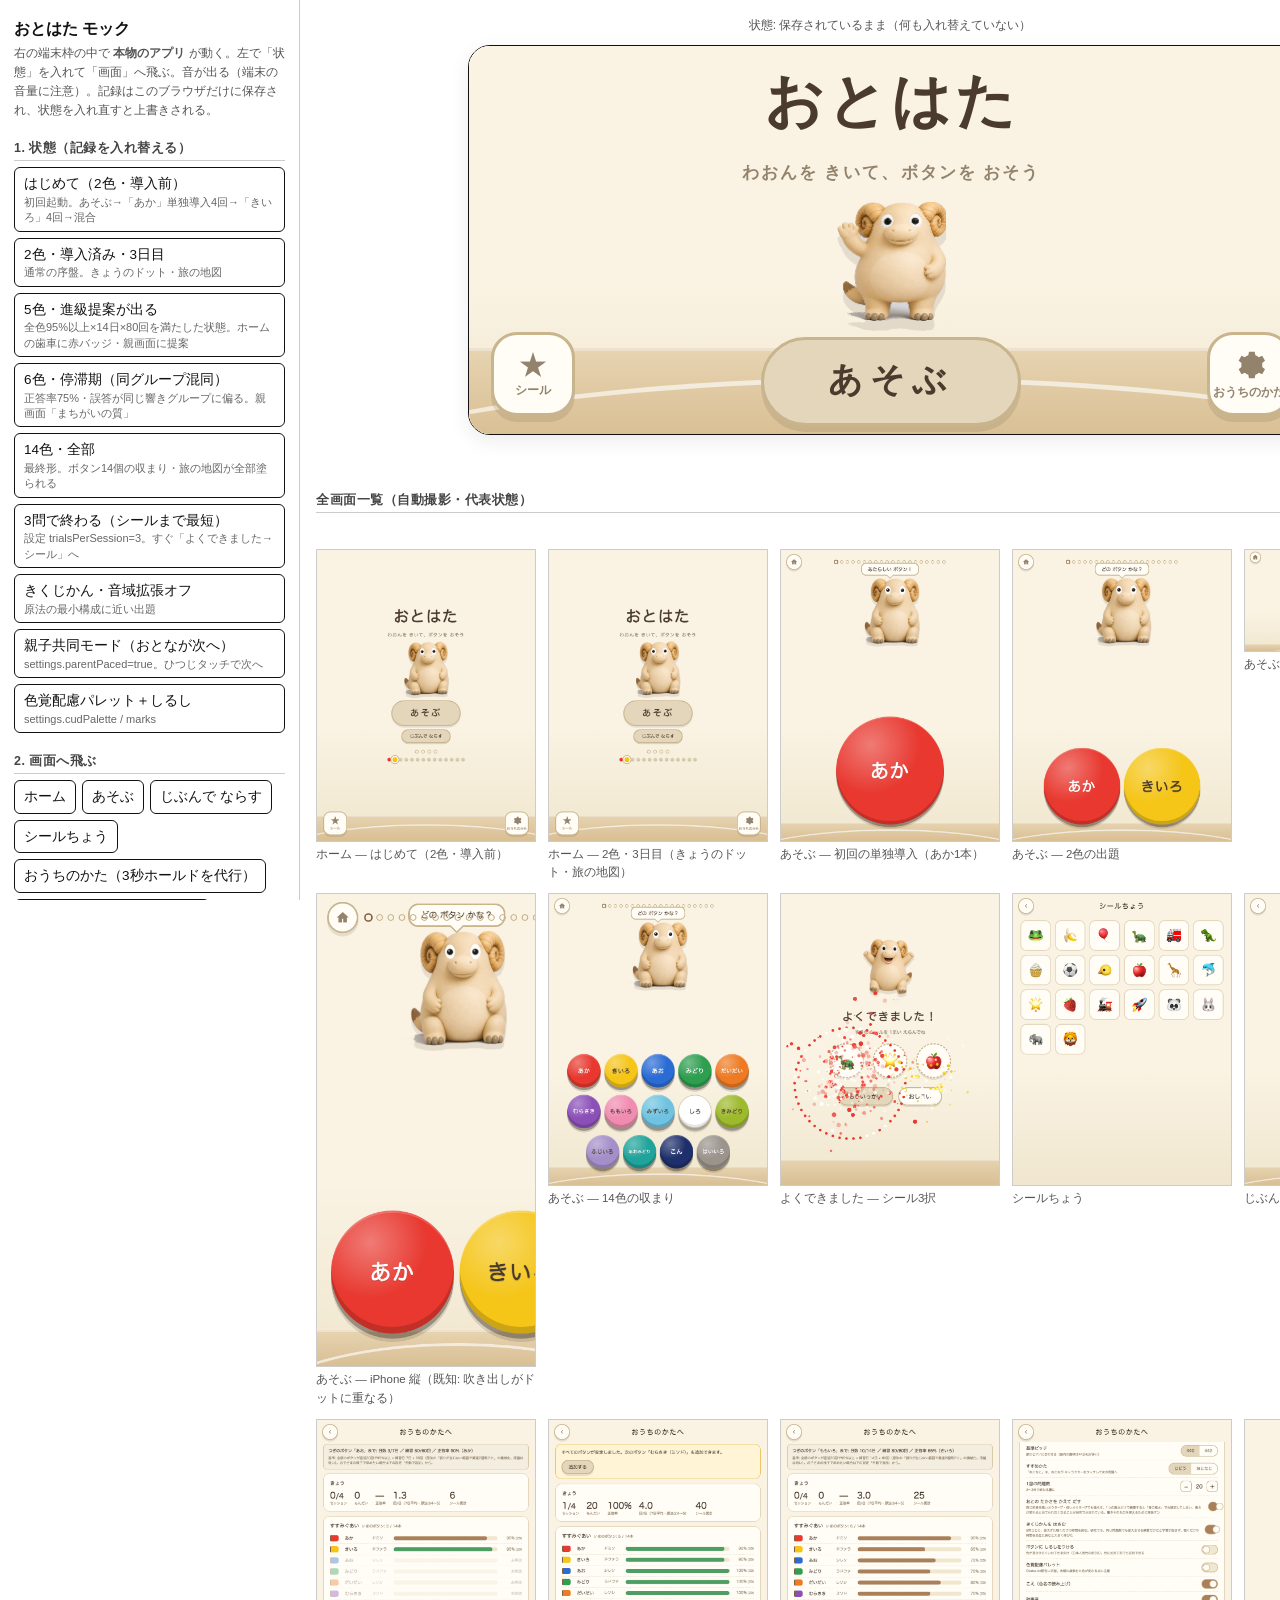
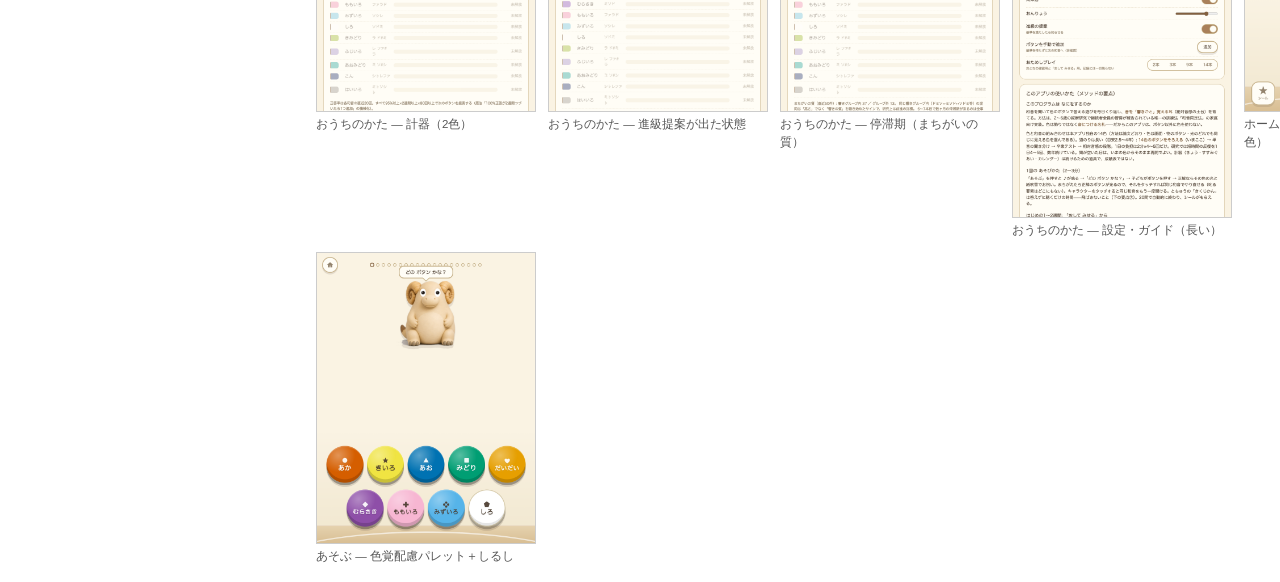
<file: 010-5fd8a4/index.html>
<!DOCTYPE html>
<html lang="ja">
<head>
<meta charset="UTF-8">
<meta name="viewport" content="width=device-width, initial-scale=1">
<meta name="robots" content="noindex,nofollow">
<title>おとはた モック — 全 UX を体験する</title>
<style>
  :root { --ink: #111; --line: #ccc; --bg: #fff; --soft: #f4f4f4; }
  * { box-sizing: border-box; }
  body { margin: 0; background: var(--bg); color: var(--ink); font-family: -apple-system, "Hiragino Sans", "Noto Sans JP", sans-serif; font-size: 13.5px; line-height: 1.6; }
  .wrap { display: grid; grid-template-columns: 300px 1fr; min-height: 100vh; }
  aside { border-right: 1px solid var(--line); padding: 16px 14px 40px; overflow-y: auto; max-height: 100vh; position: sticky; top: 0; }
  main { padding: 16px; display: flex; flex-direction: column; align-items: center; gap: 10px; }
  h1 { font-size: 16px; margin: 0 0 2px; }
  h2 { font-size: 12.5px; margin: 18px 0 6px; color: #444; letter-spacing: .04em; border-bottom: 1px solid var(--line); padding-bottom: 2px; }
  .lead { font-size: 12px; color: #555; margin: 0 0 6px; }
  button { font: inherit; color: var(--ink); background: #fff; border: 1px solid var(--ink); border-radius: 6px; padding: 5px 9px; cursor: pointer; text-align: left; }
  button:hover { background: var(--soft); }
  button.on { background: var(--ink); color: #fff; }
  .row { display: flex; flex-wrap: wrap; gap: 6px; }
  .preset { display: block; width: 100%; margin-bottom: 6px; }
  .preset small { display: block; color: #666; font-size: 11px; line-height: 1.4; }
  .preset.on small { color: #ddd; }
  .frame { position: relative; background: #fff; border: 1px solid var(--ink); border-radius: 22px; overflow: hidden; box-shadow: 0 6px 20px rgba(0,0,0,.08); transform-origin: top center; }
  .frame iframe { border: 0; display: block; background: #FAF3E3; }
  .status { font-size: 12px; color: #555; min-height: 1.4em; }
  .gallery { display: grid; grid-template-columns: repeat(auto-fill, minmax(220px, 1fr)); gap: 12px; width: 100%; max-width: 1200px; margin-top: 20px; }
  .gallery figure { margin: 0; }
  .gallery img { width: 100%; border: 1px solid var(--line); display: block; cursor: zoom-in; }
  .gallery figcaption { font-size: 11.5px; color: #555; margin-top: 3px; }
  kbd { font: 11px ui-monospace, Menlo, monospace; border: 1px solid #999; border-radius: 3px; padding: 0 4px; background: #fafafa; }
  .note { font-size: 11.5px; color: #666; }
  a { color: var(--ink); }
  @media (max-width: 860px) { .wrap { grid-template-columns: 1fr; } aside { position: static; max-height: none; border-right: 0; border-bottom: 1px solid var(--line); } }
</style>
</head>
<body>
<div class="wrap">
<aside>
  <h1>おとはた モック</h1>
  <p class="lead">右の端末枠の中で <b>本物のアプリ</b> が動く。左で「状態」を入れて「画面」へ飛ぶ。音が出る（端末の音量に注意）。記録はこのブラウザだけに保存され、状態を入れ直すと上書きされる。</p>

  <h2>1. 状態（記録を入れ替える）</h2>
  <div id="presets"></div>

  <h2>2. 画面へ飛ぶ</h2>
  <div class="row">
    <button data-act="home">ホーム</button>
    <button data-act="play">あそぶ</button>
    <button data-act="free">じぶんで ならす</button>
    <button data-act="stickers">シールちょう</button>
    <button data-act="parent">おうちのかた（3秒ホールドを代行）</button>
    <button data-act="demo3">おためし（3本・記録なし）</button>
  </div>
  <p class="note">「おうちのかた」の中は本物と同じ（設定・計器・ガイド・記録のコピー/削除）。「はじめから」を押すと状態が消えるので、左の状態を入れ直す。</p>

  <h2>3. 端末枠</h2>
  <div class="row">
    <button data-size="768x1024">iPad 縦</button>
    <button data-size="1024x768">iPad 横</button>
    <button data-size="390x844">iPhone 縦</button>
    <button data-size="844x390" class="on">iPhone 横（テレビ投影）</button>
  </div>

  <h2>4. 物理ボタンの代わり</h2>
  <div class="row" id="keys"></div>
  <p class="note">キーボードの <kbd>1</kbd>〜<kbd>9</kbd> もそのまま効く（左から n 番目の色ボタン）。BT テンキーを Mac にペアリングすれば、このページで物理ボタンの体験を先取りできる。きくじかん中は無視される。</p>

  <h2>5. 見かた</h2>
  <p class="note">正本の設計は <a href="../README.html" target="_blank">README</a>。レビューの観点は <code>research/UXレビュー依頼_2026-10-07.md</code>。下の「全画面一覧」は代表状態の静止画（自動撮影・架空データ）。</p>
</aside>

<main>
  <div class="status" id="status">状態: 保存されているまま（何も入れ替えていない）</div>
  <div class="frame" id="frame"><iframe id="app" src="app/index.html" title="おとはた"></iframe></div>
  <div class="status" id="status2"></div>
  <h2 style="width:100%;max-width:1200px">全画面一覧（自動撮影・代表状態）</h2>
  <div class="gallery" id="gallery"></div>
</main>
</div>

<script src="app/chords.js"></script>
<script src="seeds.js"></script>
<script>
(() => {
  const $ = s => document.querySelector(s);
  const iframe = $('#app'), frame = $('#frame'), status = $('#status'), status2 = $('#status2');
  const KEY = 'otohata_v1';
  let size = [844, 390];
  let current = null;

  // ---- 端末枠（ウィンドウ幅に合わせて縮小） ----
  function fit() {
    const [w, h] = size;
    iframe.style.width = w + 'px'; iframe.style.height = h + 'px';
    const avail = Math.min(frame.parentElement.clientWidth - 32, 1100);
    const sc = Math.min(1, avail / w, (window.innerHeight - 140) / h);
    frame.style.width = w + 'px'; frame.style.height = h + 'px';
    frame.style.transform = `scale(${sc})`;
    frame.style.marginBottom = (h * sc - h) + 'px';
  }
  document.querySelectorAll('[data-size]').forEach(b => b.addEventListener('click', () => {
    document.querySelectorAll('[data-size]').forEach(x => x.classList.remove('on')); b.classList.add('on');
    size = b.dataset.size.split('x').map(Number); fit(); reload();
  }));
  window.addEventListener('resize', fit);

  // ---- 状態 ----
  const box = $('#presets');
  Object.entries(MOCK_SEEDS.presets).forEach(([k, p]) => {
    const b = document.createElement('button'); b.className = 'preset'; b.dataset.preset = k;
    b.innerHTML = `${p.label}<small>${p.desc}</small>`;
    b.addEventListener('click', () => applyPreset(k));
    box.appendChild(b);
  });
  function applyPreset(k) {
    const p = MOCK_SEEDS.presets[k]; const data = p.data();
    try { if (data) localStorage.setItem(KEY, JSON.stringify(data)); else localStorage.removeItem(KEY); } catch (e) {}
    current = k;
    document.querySelectorAll('.preset').forEach(x => x.classList.toggle('on', x.dataset.preset === k));
    status.textContent = '状態: ' + p.label + (data ? `（色 ${data.unlocked.length}・試行 ${data.trials.length}・セッション ${data.sessions.length}）` : '（記録なし）');
    reload();
  }
  function reload() { iframe.src = 'app/index.html?m=' + Date.now(); }

  // ---- 画面へ飛ぶ（本物の DOM にイベントを送る） ----
  const doc = () => iframe.contentDocument;
  const pd = sel => { const el = doc() && doc().querySelector(sel); if (!el) return false; el.dispatchEvent(new PointerEvent('pointerdown', { bubbles: true })); el.dispatchEvent(new MouseEvent('click', { bubbles: true })); return true; };
  const wait = ms => new Promise(r => setTimeout(r, ms));
  async function afterLoad(fn) { reload(); await new Promise(r => iframe.addEventListener('load', r, { once: true })); await wait(300); return fn(); }
  async function openParent() {
    const el = doc().querySelector('#btn-parent'); if (!el) return;
    el.dispatchEvent(new PointerEvent('pointerdown', { bubbles: true }));
    await wait(2800);
    el.dispatchEvent(new PointerEvent('pointerup', { bubbles: true }));
  }
  const acts = {
    home: () => reload(),
    play: () => afterLoad(() => pd('#btn-play')),
    free: () => afterLoad(() => pd('#btn-freeplay')),
    stickers: () => afterLoad(() => pd('#btn-stickers')),
    parent: () => afterLoad(openParent),
    demo3: () => afterLoad(async () => {
      await openParent(); await wait(200);
      const b = Array.from(doc().querySelectorAll('#p-settings button')).find(x => x.dataset.v === '3' && /おためし|本/.test(x.closest('.p-set-row')?.textContent || x.textContent));
      if (b) pd('#p-settings button[data-v="3"]'); else status2.textContent = 'おためしボタンが見つからない（親画面の設定にある）';
    }),
  };
  document.querySelectorAll('[data-act]').forEach(b => b.addEventListener('click', () => { status2.textContent = ''; acts[b.dataset.act](); }));

  // ---- 物理ボタンの代わり ----
  const keys = $('#keys');
  for (let i = 1; i <= 9; i++) { const b = document.createElement('button'); b.textContent = i; b.style.minWidth = '36px'; b.style.textAlign = 'center'; b.addEventListener('click', () => sendKey(i)); keys.appendChild(b); }
  function sendKey(n) {
    const d = doc(); if (!d) return;
    d.dispatchEvent(new KeyboardEvent('keydown', { key: String(n), code: 'Digit' + n, bubbles: true }));
    const w = iframe.contentWindow; const t = w && w.Input && w.Input.targets ? w.Input.targets().length : '?';
    status2.textContent = `キー ${n} を送った（いま押せるボタン: ${t}）`;
  }
  document.addEventListener('keydown', e => { const m = /^[1-9]$/.exec(e.key); if (m && !/^(INPUT|TEXTAREA)$/.test(e.target.tagName)) { sendKey(Number(m[1])); e.preventDefault(); } });

  // ---- 全画面一覧 ----
  fetch('gallery/index.json').then(r => r.ok ? r.json() : []).then(list => {
    const g = $('#gallery');
    list.forEach(it => { const f = document.createElement('figure'); f.innerHTML = `<a href="gallery/${it.file}" target="_blank"><img src="gallery/${it.file}" alt="${it.title}" loading="lazy"></a><figcaption>${it.title}</figcaption>`; g.appendChild(f); });
  }).catch(() => {});

  fit();
})();
</script>
</body>
</html>
</file>
<file: 005-aa20b8/style.css>
/* おとはた — 運動会の校庭
   設計原則: 色は学習内容（和音↔色の連合）。だから彩度のある色は「旗」だけに許し、
   背景・UI・キャラクターは画用紙とクラフト紙の無彩色でつくる。 */

:root {
  --paper: #FAF3E3;        /* 画用紙の空 */
  --paper-deep: #F1E7CF;
  --dirt: #E6D3B0;         /* 校庭の土 */
  --dirt-deep: #D9BF94;
  --ink: #4A3B2E;          /* こげ茶の文字 */
  --ink-soft: #93836D;
  --kraft: #E3D6BB;        /* クラフト紙のUI面 */
  --kraft-deep: #C8B48D;
  --wood: #A9805A;         /* 旗ざお・木 */
  --wood-deep: #82603F;
  --card: #FFFDF6;
  --shadow: 0 6px 0 rgba(74, 59, 46, 0.12);
  --r: 22px;
}

* { margin: 0; padding: 0; box-sizing: border-box; -webkit-tap-highlight-color: transparent; }

html, body {
  height: 100%;
  overflow: hidden;
  position: fixed;
  inset: 0;
  width: 100%;
  overscroll-behavior: none;
  touch-action: manipulation;
  -webkit-user-select: none;
  user-select: none;
  -webkit-touch-callout: none;
}

body {
  font-family: "Zen Maru Gothic", "Hiragino Maru Gothic ProN", "M PLUS Rounded 1c", -apple-system, sans-serif;
  background: var(--paper);
  color: var(--ink);
  font-size: 16px;
  line-height: 1.6;
}

button { font-family: inherit; color: inherit; border: 0; background: none; cursor: pointer; }
button:focus-visible { outline: 3px solid var(--wood); outline-offset: 3px; border-radius: 12px; }

/* ============ 画面切替 ============ */
.screen {
  position: absolute;
  inset: 0;
  display: none;
  flex-direction: column;
  background: linear-gradient(var(--paper) 62%, var(--paper-deep));
  padding-top: env(safe-area-inset-top);
}
.screen.active { display: flex; }
.hidden { display: none !important; }


/* ============ 地面（土の校庭＋白線） ============ */
.ground {
  position: absolute;
  left: 0; right: 0; bottom: 0;
  height: 88px;
  background: linear-gradient(var(--dirt), var(--dirt-deep));
  border-top: 3px solid rgba(255, 255, 255, 0.55);
  overflow: hidden;
  pointer-events: none;
}
.ground .track-line {
  position: absolute;
  left: -30%; top: 26px;
  width: 160%; height: 300px;
  border: 5px solid rgba(255, 255, 255, 0.62);
  border-radius: 50%;
}
.ground-play { height: 64px; }
.ground-play .track-line { top: 20px; }

/* ============ ホーム ============ */
.home-inner {
  position: relative;
  z-index: 2;
  flex: 1;
  display: flex;
  flex-direction: column;
  align-items: center;
  justify-content: center;
  gap: 10px;
  padding-bottom: 90px;
}
.logo {
  display: flex;
  align-items: center;
  gap: 10px;
  font-size: clamp(44px, 7vw, 68px);
  font-weight: 900;
  letter-spacing: 0.06em;
  color: var(--ink);
}
.tagline { color: var(--ink-soft); font-weight: 700; font-size: clamp(14px, 2vw, 18px); letter-spacing: 0.12em; }
.home-char { width: clamp(120px, 17vh, 170px); margin: 6px 0 2px; }
.home-char svg { width: 100%; height: auto; display: block; }

.big-flag-btn {
  position: relative;
  margin-top: 4px;
  padding: 18px 64px 20px;
  font-size: clamp(28px, 4vw, 40px);
  font-weight: 900;
  letter-spacing: 0.2em;
  color: var(--ink);
  background: var(--kraft);
  border: 3px solid var(--kraft-deep);
  border-radius: 999px;
  box-shadow: var(--shadow);
  transition: transform 0.12s ease;
}
.big-flag-btn:active { transform: translateY(4px) scale(0.98); box-shadow: 0 2px 0 rgba(74,59,46,0.12); }

.today-dots { display: flex; gap: 9px; margin-top: 14px; min-height: 14px; }
.today-dots .td {
  width: 13px; height: 13px; border-radius: 50%;
  background: transparent; border: 2.5px solid var(--kraft-deep);
}
.today-dots .td.on { background: var(--wood); border-color: var(--wood); }
.today-dots .td-plus { font-size: 12px; font-weight: 700; color: var(--wood-deep); line-height: 14px; }

/* すみのボタン（シール・おうちのかた） */
.corner-btn {
  position: absolute;
  bottom: calc(20px + env(safe-area-inset-bottom));
  z-index: 3;
  display: flex;
  flex-direction: column;
  align-items: center;
  justify-content: center;
  gap: 2px;
  width: 84px; height: 84px;
  background: var(--card);
  border: 3px solid var(--kraft-deep);
  border-radius: 26px;
  box-shadow: var(--shadow);
  color: var(--ink-soft);
}
.corner-left { left: calc(22px + env(safe-area-inset-left)); }
.corner-right { right: calc(22px + env(safe-area-inset-right)); }
.corner-icon { font-size: 30px; line-height: 1; }
.corner-text { font-size: 12px; font-weight: 700; }
.gear-icon { width: 34px; height: 34px; }
.gate-ring {
  position: absolute; inset: -3px;
  border-radius: 26px;
  background: conic-gradient(var(--wood-deep) calc(var(--hold, 0) * 360deg), transparent 0);
  -webkit-mask: linear-gradient(#fff 0 0) content-box exclude, linear-gradient(#fff 0 0);
  mask: linear-gradient(#fff 0 0) content-box exclude, linear-gradient(#fff 0 0);
  padding: 5px;
  opacity: 0;
  transition: opacity 0.15s;
}
.corner-btn.holding .gate-ring { opacity: 1; }
.badge {
  position: absolute; top: -6px; right: -6px;
  width: 18px; height: 18px; border-radius: 50%;
  background: #4A3B2E; border: 3px solid var(--paper); /* 彩度は回答ボタンだけ（UX-16） */
}

/* ============ プレイ画面 ============ */
.play-top {
  position: relative;
  z-index: 3;
  display: flex;
  align-items: center;
  gap: 12px;
  padding: calc(14px + env(safe-area-inset-top)) 18px 0;
}
.play-top-spacer { width: 56px; }
.round-btn {
  width: 56px; height: 56px;
  flex: none;
  display: grid; place-items: center;
  background: var(--card);
  border: 3px solid var(--kraft-deep);
  border-radius: 50%;
  color: var(--ink-soft);
  box-shadow: var(--shadow);
}
.round-btn svg { width: 26px; height: 26px; }
.round-btn:active { transform: translateY(3px); box-shadow: none; }

.trial-dots { flex: 1; display: flex; justify-content: center; gap: 8px; }
.trial-dots .dot {
  width: 12px; height: 12px; border-radius: 50%;
  border: 2.5px solid var(--kraft-deep);
  background: transparent;
  transition: background 0.2s, border-color 0.2s, transform 0.2s;
}
.trial-dots .dot.done { background: var(--wood); border-color: var(--wood); }
.trial-dots .dot.now { border-color: var(--wood-deep); transform: scale(1.3); }

.demo-badge {
  flex: none;
  background: var(--kraft);
  border: 2px solid var(--kraft-deep);
  border-radius: 999px;
  padding: 4px 16px;
  font-size: 13px;
  font-weight: 800;
  color: var(--wood-deep);
  letter-spacing: 0.1em;
}

.stage-area {
  position: relative;
  z-index: 2;
  display: flex;
  flex-direction: column;
  align-items: center;
  justify-content: flex-end;
  height: clamp(170px, 30vh, 260px);
  flex: none;
}
.speech {
  background: var(--card);
  border: 3px solid var(--kraft-deep);
  border-radius: 18px;
  padding: 6px 20px;
  font-weight: 700;
  font-size: clamp(15px, 2.2vw, 20px);
  color: var(--ink);
  margin-bottom: 10px;
  position: relative;
  transition: opacity 0.25s;
}
.speech::after {
  content: '';
  position: absolute;
  left: 50%; bottom: -11px;
  width: 16px; height: 16px;
  background: var(--card);
  border-right: 3px solid var(--kraft-deep);
  border-bottom: 3px solid var(--kraft-deep);
  transform: translateX(-50%) rotate(45deg);
  border-bottom-right-radius: 4px;
}
.char-btn { width: clamp(140px, 22vh, 210px); position: relative; }
.char-btn:active .char-img { transform: scale(0.96); }
.home-char { cursor: pointer; -webkit-tap-highlight-color: transparent; position: relative; }
/* Live2D風リグ（char3d.js）: wrapperにCSSダンス、内部でメッシュ呼吸と目 */
.char-rig { position: relative; display: block; width: 100%; aspect-ratio: 438 / 480; }
.char-rig canvas, .char-rig .c3-body { position: absolute; inset: 0; width: 100%; height: 100%; pointer-events: none; -webkit-user-drag: none; }
.char-rig .c3-body { object-fit: contain; }
/* キャラの性格: 陽気・小刻みステップ・オーバーリアクション。待機中も止まらない */
.char-img {
  width: 100%; display: block; -webkit-user-drag: none;
  filter: drop-shadow(0 10px 0 rgba(74, 59, 46, 0.12));
  transform-origin: 50% 92%;
  animation: step-dance 1.5s ease-in-out infinite;
}
.char-btn.bounce .char-img { animation: step-dance 1.5s ease-in-out infinite, char-bounce 0.55s ease; }
.groove .char-img { animation: groove-step 0.62s ease-in-out infinite; }
.overreact .char-img { animation: over-jump 1.15s cubic-bezier(0.3, 0, 0.25, 1); }
.char-notes { position: absolute; inset: 0; pointer-events: none; }
.char-notes i {
  position: absolute; font-style: normal; opacity: 0;
  font-size: clamp(22px, 3vh, 32px); color: #93836D; font-weight: 900;
}
.char-notes i:first-child { left: 6%; top: 16%; }
.char-notes i:last-child { right: 4%; top: 6%; }
.groove .char-notes i, .sing .char-notes i { animation: note-float 1.2s ease-out infinite; }
.groove .char-notes i:last-child, .sing .char-notes i:last-child { animation-delay: 0.45s; }


/* 親画面: 進級ステータスカード */
.p-advance-status {
  margin: 0 0 14px;
  padding: 12px 16px;
  background: #F4EEE0;
  border: 2px solid #D8CCAC;
  border-radius: 12px;
  font-size: 14px;
  color: #4A3B2E;
  line-height: 1.5;
}
.p-advance-status small { display: block; margin-top: 6px; color: #93836D; font-size: 11.5px; }
.note-puff { opacity: 0; }

/* ============ 旗 ============ */
.flags {
  position: relative;
  z-index: 2;
  flex: 1;
  display: flex;
  flex-wrap: wrap;
  align-items: flex-end;
  align-content: flex-end;
  justify-content: center;
  gap: clamp(8px, 1.6vw, 30px);
  padding: 0 24px calc(46px + env(safe-area-inset-bottom));
}
/* --fw = ボタンの幅。枚数に応じて renderFlags が設定する（14個でも画面に収める） */
.flag {
  position: relative;
  display: flex;
  flex-direction: column;
  align-items: center;
  flex: 0 0 var(--fw, 260px);
  min-width: 0;
  max-height: 100%;
  padding-bottom: 12px; /* 押し込みの逃げ */
  transition: opacity 0.25s, transform 0.25s, filter 0.25s;
}
/* 大きな丸ボタン: 面が色（=学習内容）、下に台座。押すと沈む */
.btn-face {
  position: relative;
  display: flex;
  flex-direction: column;
  align-items: center;
  justify-content: center;
  width: 100%;
  aspect-ratio: 1;
  border-radius: 50%;
  background:
    radial-gradient(circle at 32% 26%, rgba(255, 255, 255, 0.34), rgba(255, 255, 255, 0) 46%),
    var(--flag);
  box-shadow:
    inset 0 -12px 0 rgba(0, 0, 0, 0.16),
    inset 0 4px 0 rgba(255, 255, 255, 0.18),
    0 9px 0 rgba(0, 0, 0, 0.30),
    0 15px 0 rgba(74, 59, 46, 0.16);
  transition: transform 0.07s ease, box-shadow 0.07s ease;
}
.flag:active .btn-face, .flag.tapped .btn-face {
  transform: translateY(7px);
  box-shadow:
    inset 0 -8px 0 rgba(0, 0, 0, 0.16),
    inset 0 4px 0 rgba(255, 255, 255, 0.18),
    0 2px 0 rgba(0, 0, 0, 0.30),
    0 6px 0 rgba(74, 59, 46, 0.16);
}
.flag-mark {
  width: calc(var(--fw, 260px) * 0.2);
  height: calc(var(--fw, 260px) * 0.2);
  color: var(--ink2, #fff);
  opacity: 0.92;
  margin-bottom: 1px;
  filter: drop-shadow(0 2px 0 rgba(0, 0, 0, 0.12));
}
.flag-label {
  font-size: calc(var(--fw, 260px) * 0.175 * var(--labscale, 1));
  font-weight: 900;
  letter-spacing: 0.05em;
  line-height: 1.15;
  color: var(--ink2, #fff);
  text-shadow: 0 2px 0 rgba(0, 0, 0, 0.14);
  white-space: nowrap;
}

/* 状態 */
.flags.lock .flag { pointer-events: none; }
.flag.fade { opacity: 0.24; filter: saturate(0.5); }
.flag.win { z-index: 4; }
.flag.win .btn-face { animation: btn-win 0.9s ease; }
.flag.win-big .btn-face { animation: btn-win-big 1.15s ease; }
.flag.glow .btn-face {
  animation: btn-glow 1.1s ease-in-out infinite;
  /* 訂正の光は白の輪＋そのボタン自身の色（別の色を重ねない・UX-15） */
  box-shadow:
    inset 0 -12px 0 rgba(0, 0, 0, 0.16),
    0 0 0 7px rgba(255, 255, 255, 0.85),
    0 0 36px 14px var(--flag),
    0 9px 0 rgba(0, 0, 0, 0.30);
}
.flag.shake { animation: flag-shake 0.4s ease; }

/* ============ ごほうび ============ */
.reward-inner {
  position: relative;
  z-index: 2;
  flex: 1;
  display: flex;
  flex-direction: column;
  align-items: center;
  justify-content: center;
  gap: 12px;
  padding-bottom: 100px;
}
.reward-title { font-size: clamp(32px, 5vw, 52px); font-weight: 900; letter-spacing: 0.1em; }
.reward-sub { color: var(--ink-soft); font-weight: 700; }
.sticker-choices { display: flex; gap: clamp(16px, 4vw, 44px); margin-top: 14px; }
.sticker-choice {
  width: clamp(110px, 16vw, 160px);
  height: clamp(110px, 16vw, 160px);
  display: grid; place-items: center;
  font-size: clamp(56px, 8vw, 84px);
  background: var(--card);
  border: 4px dashed var(--kraft-deep);
  border-radius: 50%;
  box-shadow: var(--shadow);
  transition: transform 0.2s, opacity 0.3s;
}
.sticker-choice:active { transform: scale(0.94); }
.sticker-choice.picked { transform: scale(1.22); border-style: solid; border-color: var(--wood); }
.sticker-choice.unpicked { opacity: 0.18; }
.reward-actions { display: flex; gap: 18px; margin-top: 20px; }

.pill-btn {
  padding: 14px 34px;
  font-size: 20px;
  font-weight: 800;
  background: var(--card);
  border: 3px solid var(--kraft-deep);
  border-radius: 999px;
  box-shadow: var(--shadow);
  color: var(--ink);
}
.pill-btn:active { transform: translateY(3px); box-shadow: none; }
.pill-primary { background: var(--kraft); }
.pill-danger { color: #B3372F; border-color: #D9A49E; }

/* ============ シールちょう ============ */
.sub-top {
  display: flex;
  align-items: center;
  gap: 12px;
  padding: calc(14px + env(safe-area-inset-top)) 18px 8px;
  z-index: 2;
}
.sub-title { flex: 1; text-align: center; font-size: 24px; font-weight: 900; letter-spacing: 0.12em; }
.sticker-book {
  flex: 1;
  overflow-y: auto;
  -webkit-overflow-scrolling: touch;
  display: grid;
  grid-template-columns: repeat(auto-fill, minmax(96px, 1fr));
  gap: 14px;
  padding: 14px 26px calc(30px + env(safe-area-inset-bottom));
  align-content: start;
}
.sticker-slot {
  aspect-ratio: 1;
  display: grid; place-items: center;
  font-size: 52px;
  background: var(--card);
  border: 3px solid var(--kraft);
  border-radius: 22px;
}
.sticker-book-empty {
  grid-column: 1 / -1;
  text-align: center;
  color: var(--ink-soft);
  font-weight: 700;
  padding: 60px 0;
}

/* ============ おうちのかた ============ */
.screen-parent { background: var(--paper); }
.parent-scroll {
  flex: 1;
  overflow-y: auto;
  -webkit-overflow-scrolling: touch;
  padding: 6px 22px calc(40px + env(safe-area-inset-bottom));
  max-width: 860px;
  width: 100%;
  margin: 0 auto;
}
.p-card {
  background: var(--card);
  border: 2px solid var(--kraft);
  border-radius: var(--r);
  padding: 18px 22px;
  margin-bottom: 16px;
}
.p-card h3 { font-size: 17px; font-weight: 800; margin-bottom: 12px; display: flex; align-items: baseline; gap: 10px; flex-wrap: wrap; }
.p-hint { font-size: 12px; font-weight: 700; color: var(--ink-soft); }
.p-note { font-size: 12px; color: var(--ink-soft); margin-top: 10px; }
.p-stage-label { font-size: 13px; color: var(--ink-soft); font-weight: 700; }

.advance-banner {
  background: #FFF4D6;
  border: 2px solid #E8C868;
  border-radius: var(--r);
  padding: 16px 20px;
  margin-bottom: 16px;
  font-size: 15px;
  font-weight: 700;
  display: flex;
  align-items: center;
  gap: 14px;
  flex-wrap: wrap;
}
.advance-banner .pill-btn { padding: 10px 22px; font-size: 16px; }

.p-today { display: flex; gap: 26px; flex-wrap: wrap; }
.p-stat { display: flex; flex-direction: column; }
.p-stat b { font-size: 30px; font-weight: 900; line-height: 1.2; }
.p-stat span { font-size: 12px; color: var(--ink-soft); font-weight: 700; }

.p-chord-row {
  display: grid;
  grid-template-columns: 40px 84px 64px 1fr 74px;
  align-items: center;
  gap: 12px;
  padding: 7px 0;
  border-bottom: 1px dashed var(--kraft);
}
.p-chord-row:last-child { border-bottom: 0; }
.p-chip {
  width: 30px; height: 22px;
  border-radius: 4px 7px 7px 4px;
  border-left: 4px solid var(--wood-deep);
}
.p-chord-name { font-weight: 800; font-size: 15px; }
.p-chord-yomi { font-size: 13px; color: var(--ink-soft); font-weight: 700; }
.p-bar { height: 14px; background: var(--paper-deep); border-radius: 7px; overflow: hidden; }
.p-bar i { display: block; height: 100%; background: var(--wood); border-radius: 7px; }
.p-bar.good i { background: #4E9E63; }
.p-chord-acc { font-size: 13px; font-weight: 700; text-align: right; color: var(--ink-soft); font-variant-numeric: tabular-nums; }
.p-chord-row.locked { opacity: 0.38; }

.p-cal { display: flex; gap: 4px; }
.p-cal-col { display: flex; flex-direction: column; gap: 4px; }
.p-cal-cell { width: 15px; height: 15px; border-radius: 4px; background: var(--paper-deep); }
.p-cal-cell.c1 { background: #D9C8AB; }
.p-cal-cell.c2 { background: #B9A57F; }
.p-cal-cell.c3 { background: #8A6544; }

.p-set-row {
  display: flex;
  align-items: center;
  justify-content: space-between;
  gap: 16px;
  padding: 10px 0;
  border-bottom: 1px dashed var(--kraft);
  font-weight: 700;
  font-size: 15px;
}
.p-set-row:last-child { border-bottom: 0; }
.p-set-label small { display: block; font-size: 11px; color: var(--ink-soft); font-weight: 700; }
.seg { display: flex; border: 2px solid var(--kraft-deep); border-radius: 999px; overflow: hidden; }
.seg button { padding: 8px 18px; font-weight: 800; font-size: 14px; color: var(--ink-soft); }
.seg button.on { background: var(--kraft); color: var(--ink); }
.stepper { display: flex; align-items: center; gap: 6px; }
.stepper button {
  width: 40px; height: 40px;
  border: 2px solid var(--kraft-deep);
  border-radius: 12px;
  font-size: 20px; font-weight: 900;
  display: grid; place-items: center;
}
.stepper b { min-width: 40px; text-align: center; font-size: 18px; font-variant-numeric: tabular-nums; }
.switch {
  width: 58px; height: 34px;
  border-radius: 999px;
  background: var(--paper-deep);
  border: 2px solid var(--kraft-deep);
  position: relative;
  transition: background 0.2s;
}
.switch::after {
  content: '';
  position: absolute;
  top: 2px; left: 2px;
  width: 26px; height: 26px;
  border-radius: 50%;
  background: var(--card);
  border: 2px solid var(--kraft-deep);
  box-sizing: border-box;
  transition: left 0.2s;
}
.switch.on { background: var(--wood); }
.switch.on::after { left: 26px; }
input[type='range'] { width: 150px; accent-color: var(--wood-deep); }

.p-guide { font-size: 14px; }
.p-guide ol { padding-left: 20px; display: flex; flex-direction: column; gap: 8px; }
.p-guide b { color: var(--wood-deep); }
.p-guide .p-warn { background: #FBF0E4; border-radius: 12px; padding: 10px 14px; margin-top: 12px; font-size: 13px; }
.p-data-actions { display: flex; gap: 14px; flex-wrap: wrap; }

/* ============ 紙吹雪 ============ */
#confetti {
  position: fixed;
  inset: 0;
  pointer-events: none;
  z-index: 60;
}
#fx { position: fixed; inset: 0; pointer-events: none; z-index: 55; }

/* ============ アニメーション ============ */
@keyframes cloth-idle {
  0%, 100% { transform: rotate(0deg) skewY(0deg); }
  50% { transform: rotate(-1.6deg) skewY(1.6deg); }
}
@keyframes cloth-wave {
  0% { transform: rotate(0) scale(1); }
  25% { transform: rotate(-7deg) skewY(5deg) scale(1.12); }
  50% { transform: rotate(5deg) skewY(-4deg) scale(1.14); }
  75% { transform: rotate(-4deg) skewY(3deg) scale(1.1); }
  100% { transform: rotate(0) scale(1); }
}
@keyframes pole-lift {
  0%, 100% { transform: translateY(0); }
  40% { transform: translateY(-14px); }
}
@keyframes cloth-glow {
  0%, 100% { transform: rotate(-1.5deg) scale(1.02); }
  50% { transform: rotate(1.5deg) scale(1.07); }
}
@keyframes flag-shake {
  0%, 100% { transform: translateX(0); }
  30% { transform: translateX(-7px); }
  60% { transform: translateX(7px); }
}
@keyframes char-bounce {
  0%, 100% { transform: translateY(0); }
  35% { transform: translateY(-16px) scale(1.04); }
  70% { transform: translateY(0) scale(0.98); }
}
@keyframes flag-pop {
  0% { transform: scale(1); }
  40% { transform: scale(1.09) rotate(-2deg); }
  100% { transform: scale(1); }
}
@keyframes cloth-wave-big {
  0% { transform: rotate(0) scale(1); }
  18% { transform: rotate(-9deg) scale(1.16); }
  38% { transform: rotate(7deg) scale(1.12); }
  58% { transform: rotate(-5deg) scale(1.08); }
  78% { transform: rotate(3deg) scale(1.03); }
  100% { transform: rotate(0) scale(1); }
}
@keyframes pole-lift-big {
  0% { transform: translateY(0); }
  30% { transform: translateY(-14px); }
  60% { transform: translateY(-6px); }
  100% { transform: translateY(0); }
}
@keyframes char-jump {
  0% { transform: translateY(0) scale(1, 1); }
  18% { transform: translateY(4px) scale(1.08, 0.88); }
  45% { transform: translateY(-30px) scale(0.94, 1.1) rotate(-4deg); }
  62% { transform: translateY(-30px) rotate(4deg); }
  85% { transform: translateY(3px) scale(1.06, 0.92); }
  100% { transform: translateY(0) scale(1, 1); }
}
@keyframes char-cheer {
  0%, 100% { transform: rotate(0); }
  20% { transform: rotate(-6deg) translateY(-10px); }
  50% { transform: rotate(6deg) translateY(-14px); }
  80% { transform: rotate(-3deg) translateY(-4px); }
}
@keyframes note-float {
  0% { opacity: 0; transform: translateY(6px); }
  25% { opacity: 1; }
  100% { opacity: 0; transform: translateY(-26px); }
}

@media (prefers-reduced-motion: reduce) {
  *, *::before, *::after { animation: none !important; transition: none !important; }
}

/* 縦持ち・狭幅 */
@media (max-width: 700px) {
  .flags { gap: 10px; }
  .stage-area { height: clamp(150px, 24vh, 210px); }
  .p-chord-row { grid-template-columns: 32px 70px 1fr 60px; }
  .p-chord-yomi { display: none; }
}

/* ============ ボタン・キャラの新アニメ ============ */
@keyframes btn-win {
  0% { transform: scale(1); }
  30% { transform: scale(1.14); }
  55% { transform: scale(0.96); }
  75% { transform: scale(1.06); }
  100% { transform: scale(1); }
}
@keyframes btn-win-big {
  0% { transform: scale(1) rotate(0deg); }
  22% { transform: scale(1.22) rotate(-4deg); }
  45% { transform: scale(0.94) rotate(3deg); }
  65% { transform: scale(1.12) rotate(-2deg); }
  100% { transform: scale(1) rotate(0deg); }
}
@keyframes btn-glow {
  0%, 100% { filter: brightness(1.06); }
  50% { filter: brightness(1.28); }
}
/* 小刻みなステップワーク: 左に踏み・右に踏み・小さくホップ */
@keyframes step-dance {
  0%   { transform: translate(0, 0) rotate(0deg); }
  10%  { transform: translate(-6px, -5px) rotate(-3deg); }
  20%  { transform: translate(-6px, 0) rotate(-3deg); }
  30%  { transform: translate(0, -4px) rotate(0deg); }
  40%  { transform: translate(6px, 0) rotate(3deg); }
  50%  { transform: translate(6px, -5px) rotate(3deg); }
  60%  { transform: translate(6px, 0) rotate(3deg); }
  70%  { transform: translate(0, -4px) rotate(0deg); }
  80%  { transform: translate(-6px, 0) rotate(-3deg); }
  90%  { transform: translate(-3px, -3px) rotate(-1deg); }
  100% { transform: translate(0, 0) rotate(0deg); }
}
/* 音に乗る: ビートに合わせた速い上下+首ふり */
@keyframes groove-step {
  0%, 100% { transform: translateY(0) rotate(-2.5deg) scale(1, 1); }
  25% { transform: translateY(-7px) rotate(0deg) scale(0.99, 1.02); }
  50% { transform: translateY(0) rotate(2.5deg) scale(1.02, 0.98); }
  75% { transform: translateY(-7px) rotate(0deg) scale(0.99, 1.02); }
}
/* オーバーリアクション: 2連ぴょんジャンプ+のけぞり */
@keyframes over-jump {
  0%   { transform: translateY(0) scale(1); }
  14%  { transform: translateY(-30px) scale(1.1) rotate(-4deg); }
  28%  { transform: translateY(0) scale(0.94, 1.04); }
  36%  { transform: translateY(0) scale(1.08, 0.9); }
  52%  { transform: translateY(-38px) scale(1.16) rotate(4deg); }
  72%  { transform: translateY(0) scale(0.95, 1.03); }
  84%  { transform: translateY(-8px) scale(1.03); }
  100% { transform: translateY(0) scale(1); }
}
/* ホームの「じぶんで ならす」ボタン */
.free-btn {
  margin-top: 2px;
  padding: 9px 26px;
  background: var(--kraft);
  border: 3px solid var(--kraft-deep);
  border-radius: 999px;
  font-size: 16px;
  font-weight: 800;
  color: var(--ink);
  box-shadow: 0 4px 0 rgba(74, 59, 46, 0.16);
}
.free-btn:active { transform: translateY(3px); box-shadow: 0 1px 0 rgba(74, 59, 46, 0.16); }
.stage-free { justify-content: center; }
/* 旅の地図: 14個のボタンのみち */
.journey { display: flex; gap: 7px; align-items: center; margin-top: 4px; }
.j-dot {
  width: 13px; height: 13px; border-radius: 50%;
  background: #D9CDAF;
  box-shadow: inset 0 -2px 0 rgba(0, 0, 0, 0.1);
}
.j-dot.got { background: var(--jc); }
.j-dot.now {
  transform: scale(1.35);
  box-shadow: 0 0 0 3px #FFFDF6, 0 0 0 5px var(--kraft-deep), inset 0 -2px 0 rgba(0, 0, 0, 0.1);
  animation: j-hop 1.5s ease-in-out infinite;
}
@keyframes j-hop {
  0%, 100% { transform: scale(1.35) translateY(0); }
  50% { transform: scale(1.35) translateY(-3px); }
}
/* ごほうび画面のキャラ */
.reward-char { width: clamp(130px, 20vh, 190px); position: relative; }

.p-guide h4 { margin: 18px 0 4px; font-size: 15px; font-weight: 900; color: var(--ink); }
.p-guide h4:first-child { margin-top: 0; }
.p-guide p { margin: 4px 0 10px; }

/* ============ 横持ち（iPhone をテレビにミラーリングする構成・技術構想 §3-4） ============ */
/* ステージ上・色ボタン横一列。視聴距離向けに要素は大きめのまま、縦 390px に収める */
@media (orientation: landscape) and (max-height: 520px) {
  .play-top { padding-top: calc(6px + env(safe-area-inset-top)); }
  .round-btn { width: 44px; height: 44px; }
  .stage-area { height: clamp(120px, 40vh, 170px); }
  .speech { font-size: 15px; padding: 4px 14px; margin-bottom: 8px; }
  .char-btn { width: clamp(84px, 26vh, 120px); }
  .flags { flex-wrap: nowrap; gap: 2vw; padding: 0 24px calc(16px + env(safe-area-inset-bottom)); }
  .ground-play { height: 28px; }
  .ground-play .track-line { top: 8px; }
  .home-inner { padding-top: 8px; }
  .home-char { width: clamp(90px, 28vh, 140px); }
}

/* 出題・きくじかん中はキャラが静止して「聴く姿勢」（UX-13） */
.char-btn.still .char-img { animation: none; }
.corner-star { color: #93836D; }
/* 一時停止（ホームを押したとき・UX-08） */
.pause { position: absolute; inset: 0; z-index: 20; display: flex; align-items: center; justify-content: center; background: rgba(250, 243, 227, 0.86); }
.pause.hidden { display: none; }
.pause-card { display: flex; gap: 28px; }
.pause-btn { display: flex; flex-direction: column; align-items: center; gap: 6px; width: clamp(120px, 22vw, 180px); aspect-ratio: 1; border-radius: 28px; background: var(--card); border: 3px solid var(--kraft-deep); color: var(--ink); font-weight: 900; font-size: clamp(16px, 2.4vw, 22px); box-shadow: var(--shadow); justify-content: center; }
.pause-btn .pause-icon { font-size: clamp(40px, 7vw, 64px); line-height: 1; color: var(--ink-soft); }
.pause-btn:active { transform: translateY(3px); box-shadow: none; }
.pause-quit { background: var(--paper); }
@media (orientation: landscape) and (max-height: 520px) { .pause-btn { width: 120px; } }
/* 14色v2「しろ」: 画用紙地に白ボタンが溶けないよう、面に細い縁を付ける（色は付けない） */
.flag[data-chord="GCE"] .btn-face { box-shadow: inset 0 -12px 0 rgba(0, 0, 0, 0.10), inset 0 0 0 3px #D8CCAC, 0 9px 0 rgba(0, 0, 0, 0.22), 0 15px 0 rgba(74, 59, 46, 0.16); }
</file>
<file: 009-8e2129/style.css>
:root { color-scheme: dark; }
* { box-sizing: border-box; }
html, body { margin: 0; height: 100%; background: #0b0b10; color: #e8e2d0; font-family: -apple-system, "Hiragino Sans", "Noto Sans JP", sans-serif; overscroll-behavior: none; }
#app { display: flex; height: 100%; }
#stage { flex: 1 1 auto; min-width: 0; position: relative; }
#machine { width: 100%; height: 100%; display: block; touch-action: pan-y; }
#handleZone { position: absolute; touch-action: none; background: transparent; }
#side { flex: 0 0 260px; overflow-y: auto; padding: 10px 12px; background: #15121c; border-left: 1px solid #2c2540; font-size: 12px; }
#side h1 { font-size: 15px; margin: 4px 0 8px; color: #e8c56a; letter-spacing: .04em; }
#side h2 { font-size: 11px; margin: 12px 0 6px; color: #9a8a5a; border-bottom: 1px solid #2c2540; padding-bottom: 3px; }
.row { display: flex; gap: 6px; flex-wrap: wrap; margin: 4px 0; }
button { background: #2a2140; color: #f0e8d8; border: 1px solid #5a4a7a; border-radius: 6px; padding: 7px 10px; font-size: 12px; cursor: pointer; }
button:hover { background: #3a2f58; }
button:active { background: #4a3f70; }
button.primary { background: #7a1a1a; border-color: #c04040; }
button.big { flex: 1 1 auto; padding: 10px; font-weight: bold; }
button.red { background: #8a1a1a; border-color: #ff8080; font-weight: bold; }
input[type=range] { width: 100%; }
table.stats { width: 100%; border-collapse: collapse; }
table.stats td { padding: 2px 4px; border-bottom: 1px solid #221c30; }
table.stats td:last-child { text-align: right; font-family: "Courier New", monospace; font-weight: bold; color: #ffd24a; }
table.stats tr.hot td { color: #ff6a6a; }
label.chk { display: inline-flex; align-items: center; gap: 4px; margin-right: 8px; }
select { background: #2a2140; color: #f0e8d8; border: 1px solid #5a4a7a; border-radius: 6px; padding: 5px; }
#help { display: none; font-size: 11px; line-height: 1.5; color: #c8c0b0; }
#help.open { display: block; }
#help kbd { background: #2a2140; border: 1px solid #5a4a7a; border-radius: 3px; padding: 0 4px; font-size: 10px; }
.note { color: #8a8070; font-size: 10px; }
@media (max-width: 760px) {
  html, body { height: auto; min-height: 100%; }
  #app { flex-direction: column; height: auto; }
  #stage { flex: 0 0 auto; height: min(calc(100vw * 880 / 560), 84vh); height: min(calc(100vw * 880 / 560), 84dvh); }
  #side { flex: 1 1 auto; border-left: none; border-top: 1px solid #2c2540; font-size: 14px; padding-bottom: 40px; }
  button { padding: 12px 12px; font-size: 14px; min-height: 44px; }
  .row { gap: 8px; margin: 6px 0; }
  input[type=range] { height: 32px; }
  table.stats td { padding: 5px 4px; }
}
</file>
